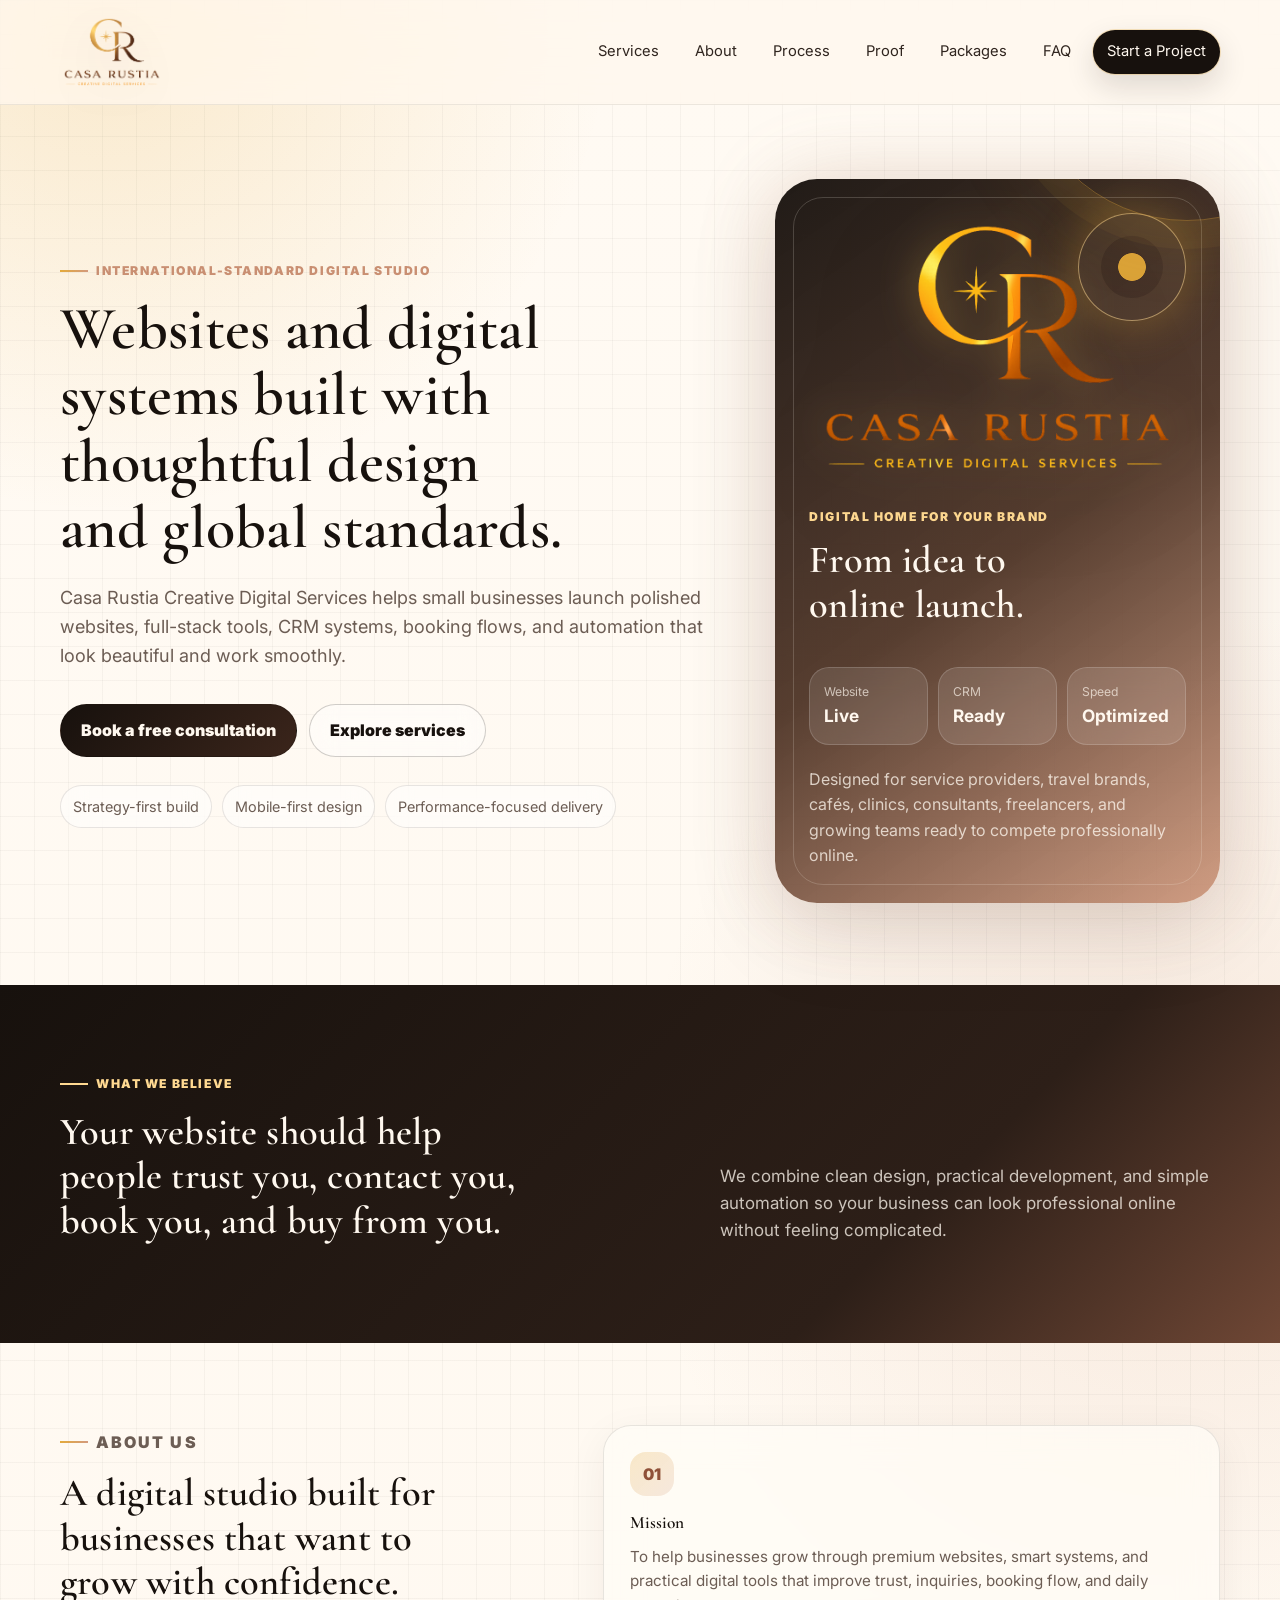
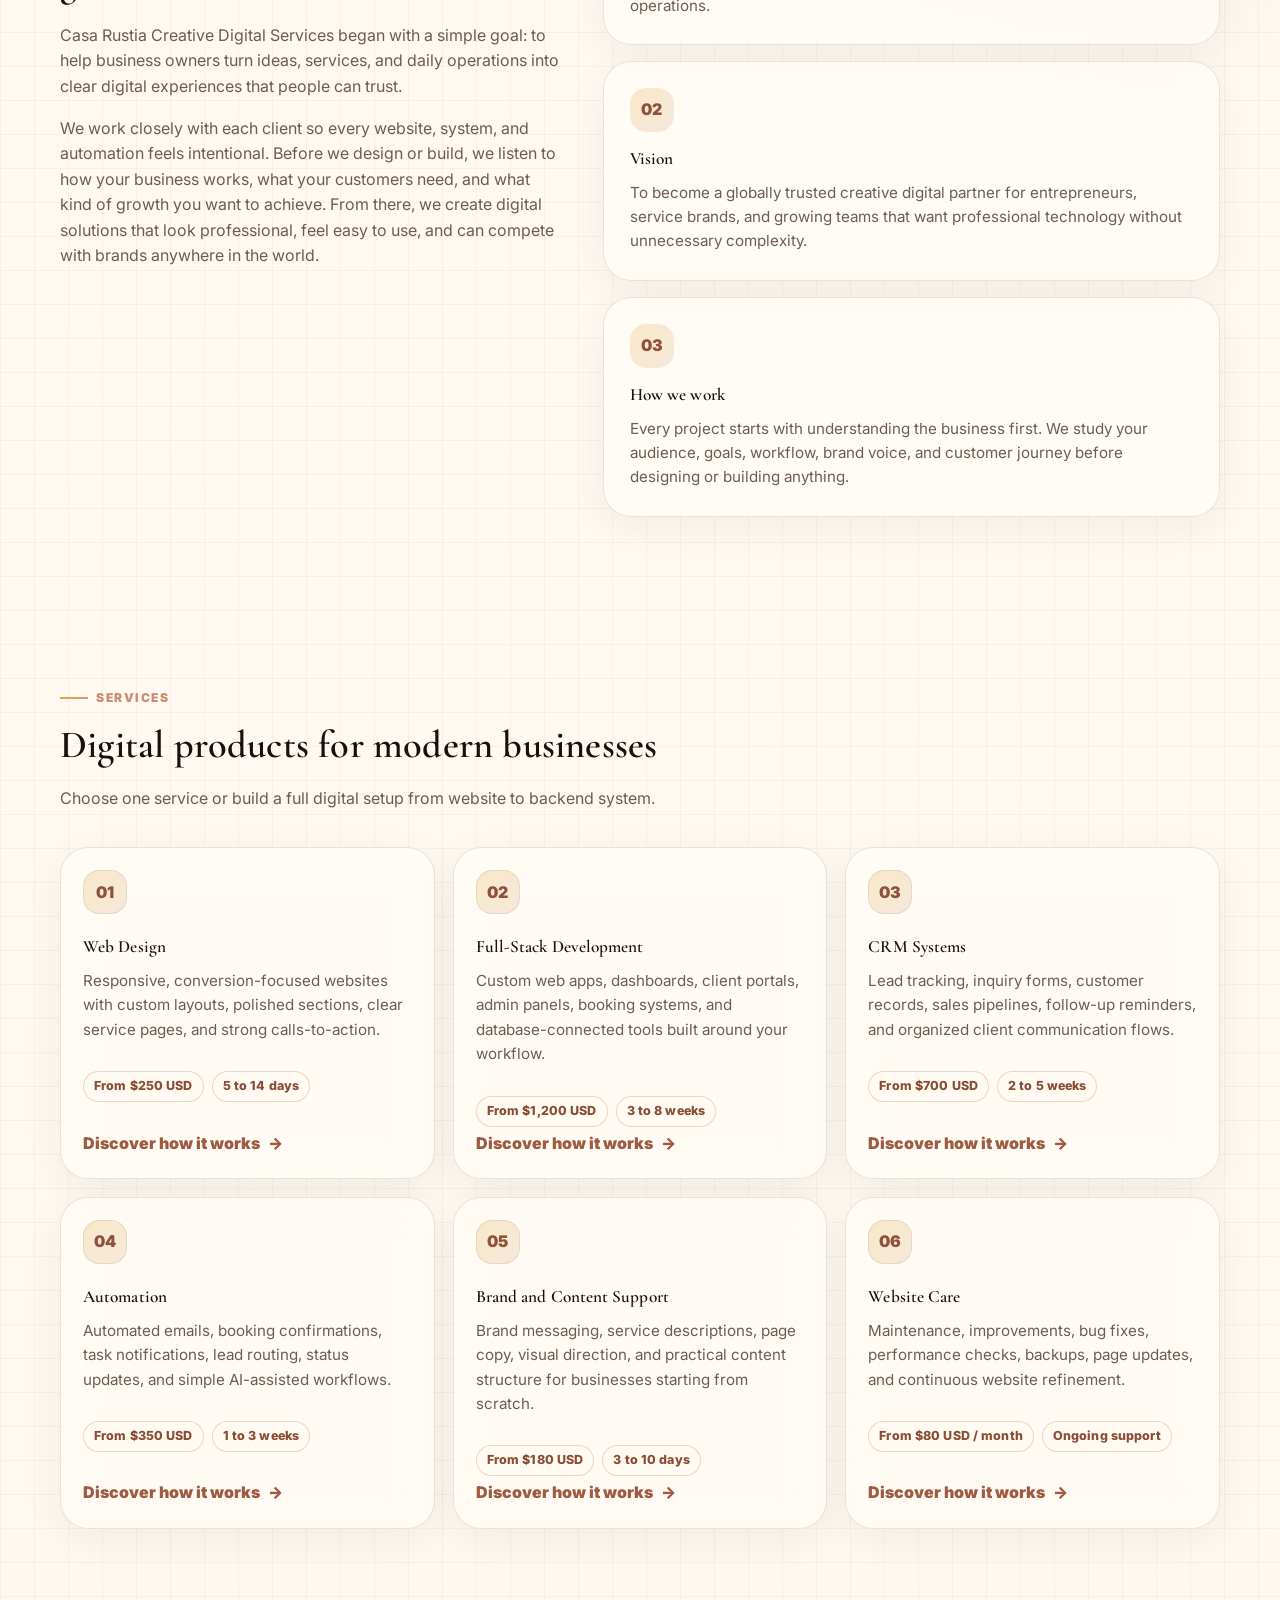
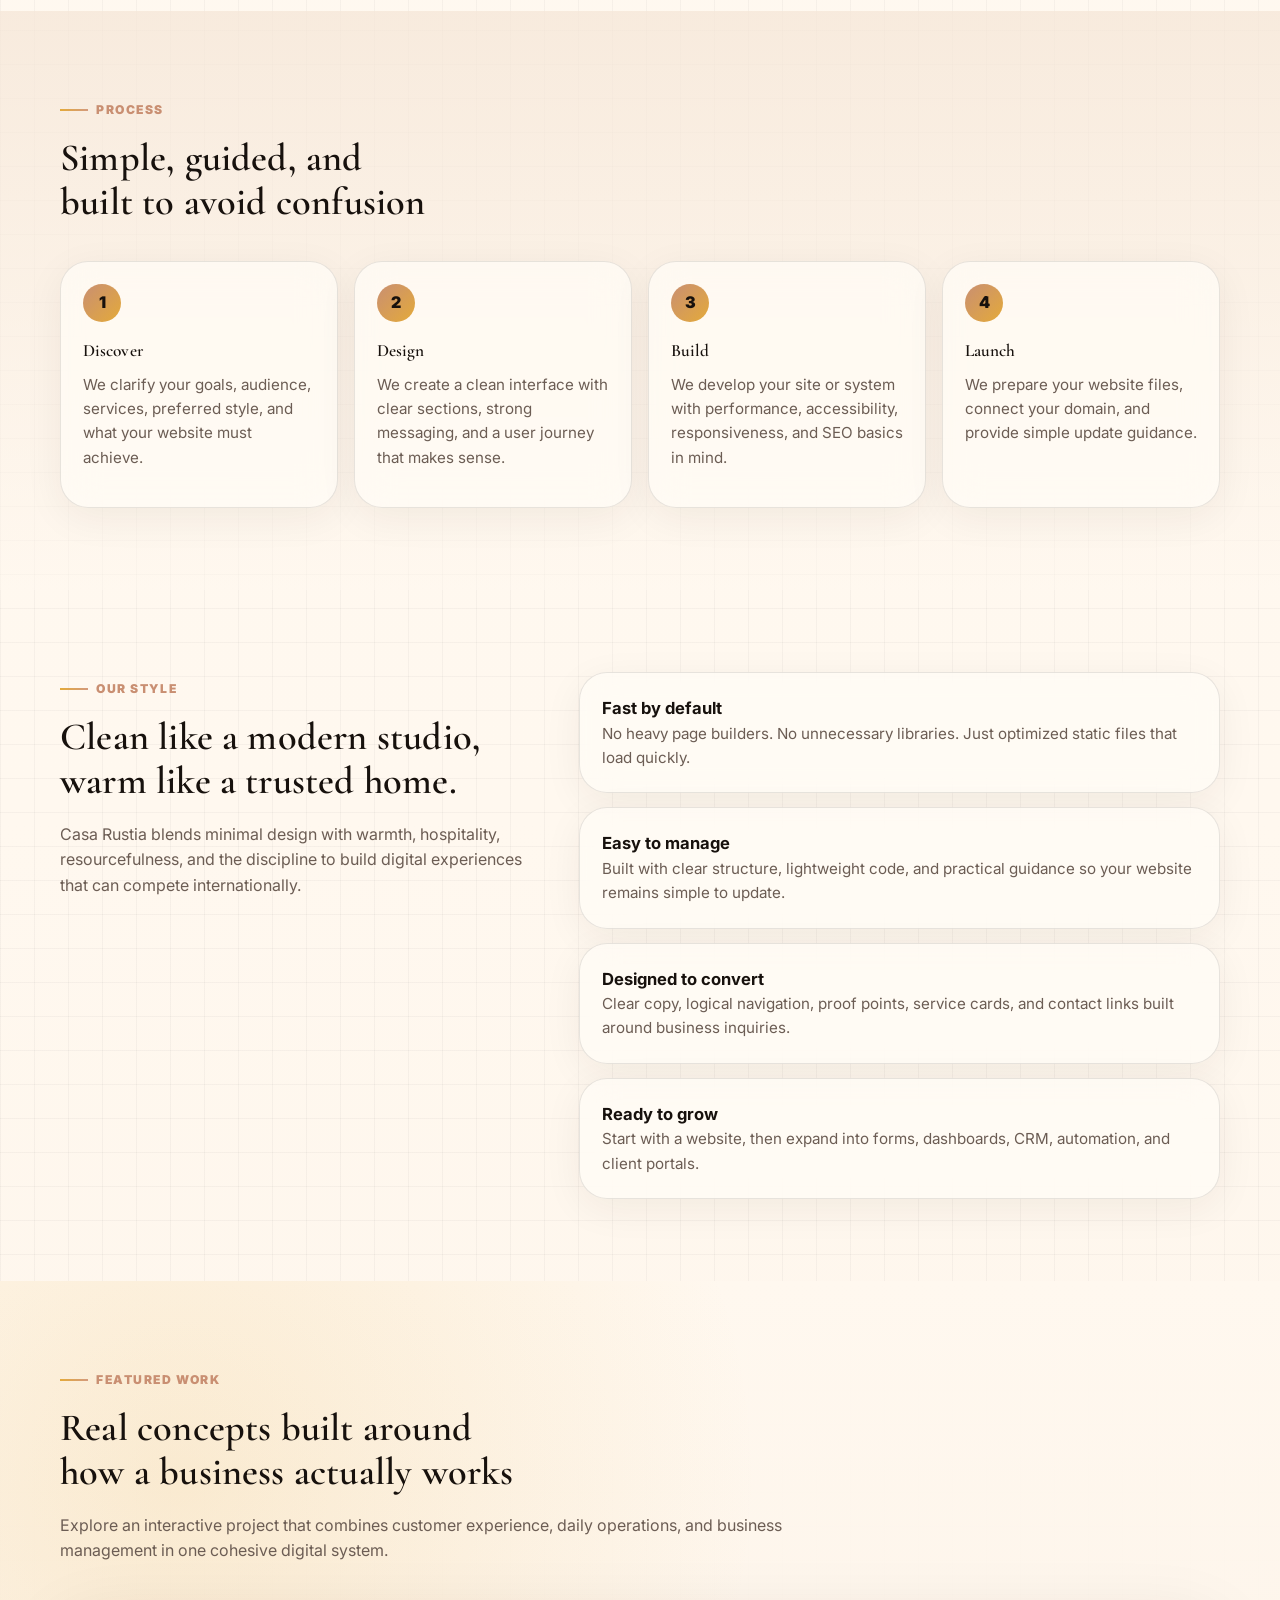
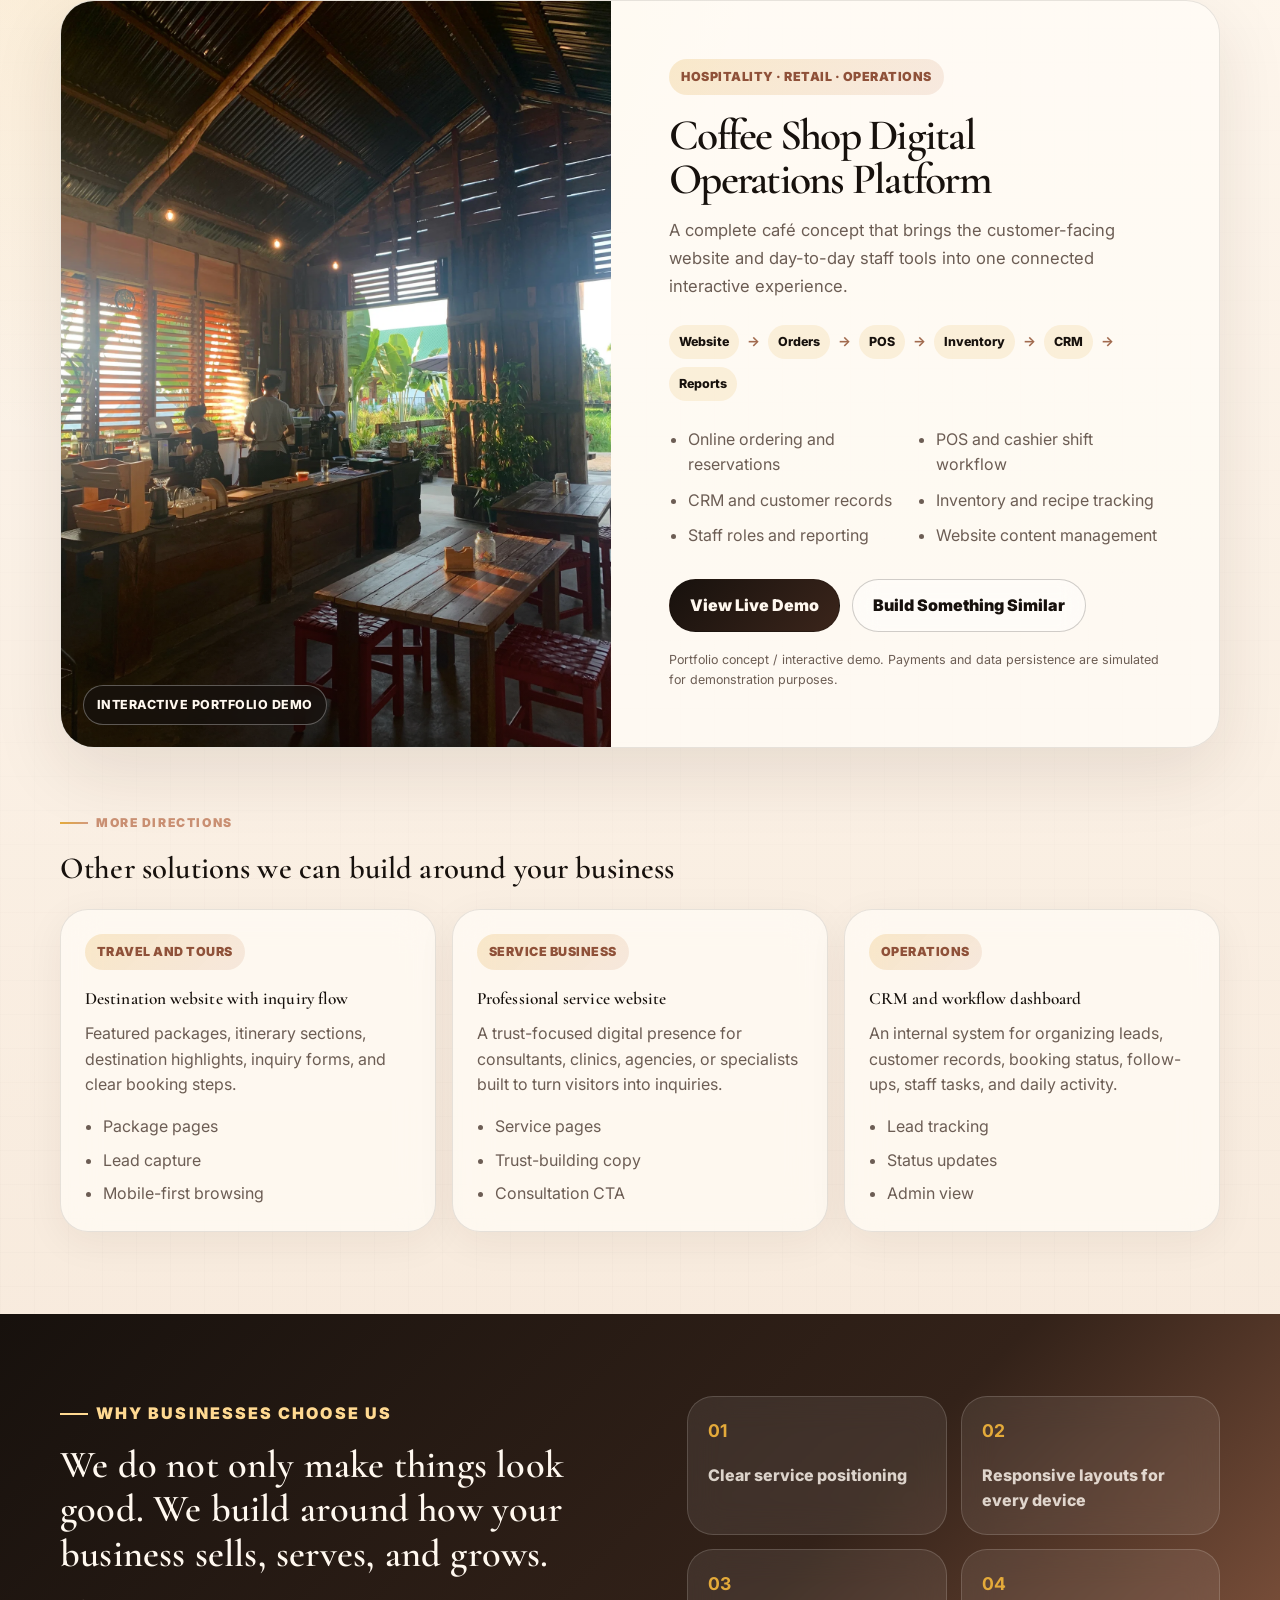
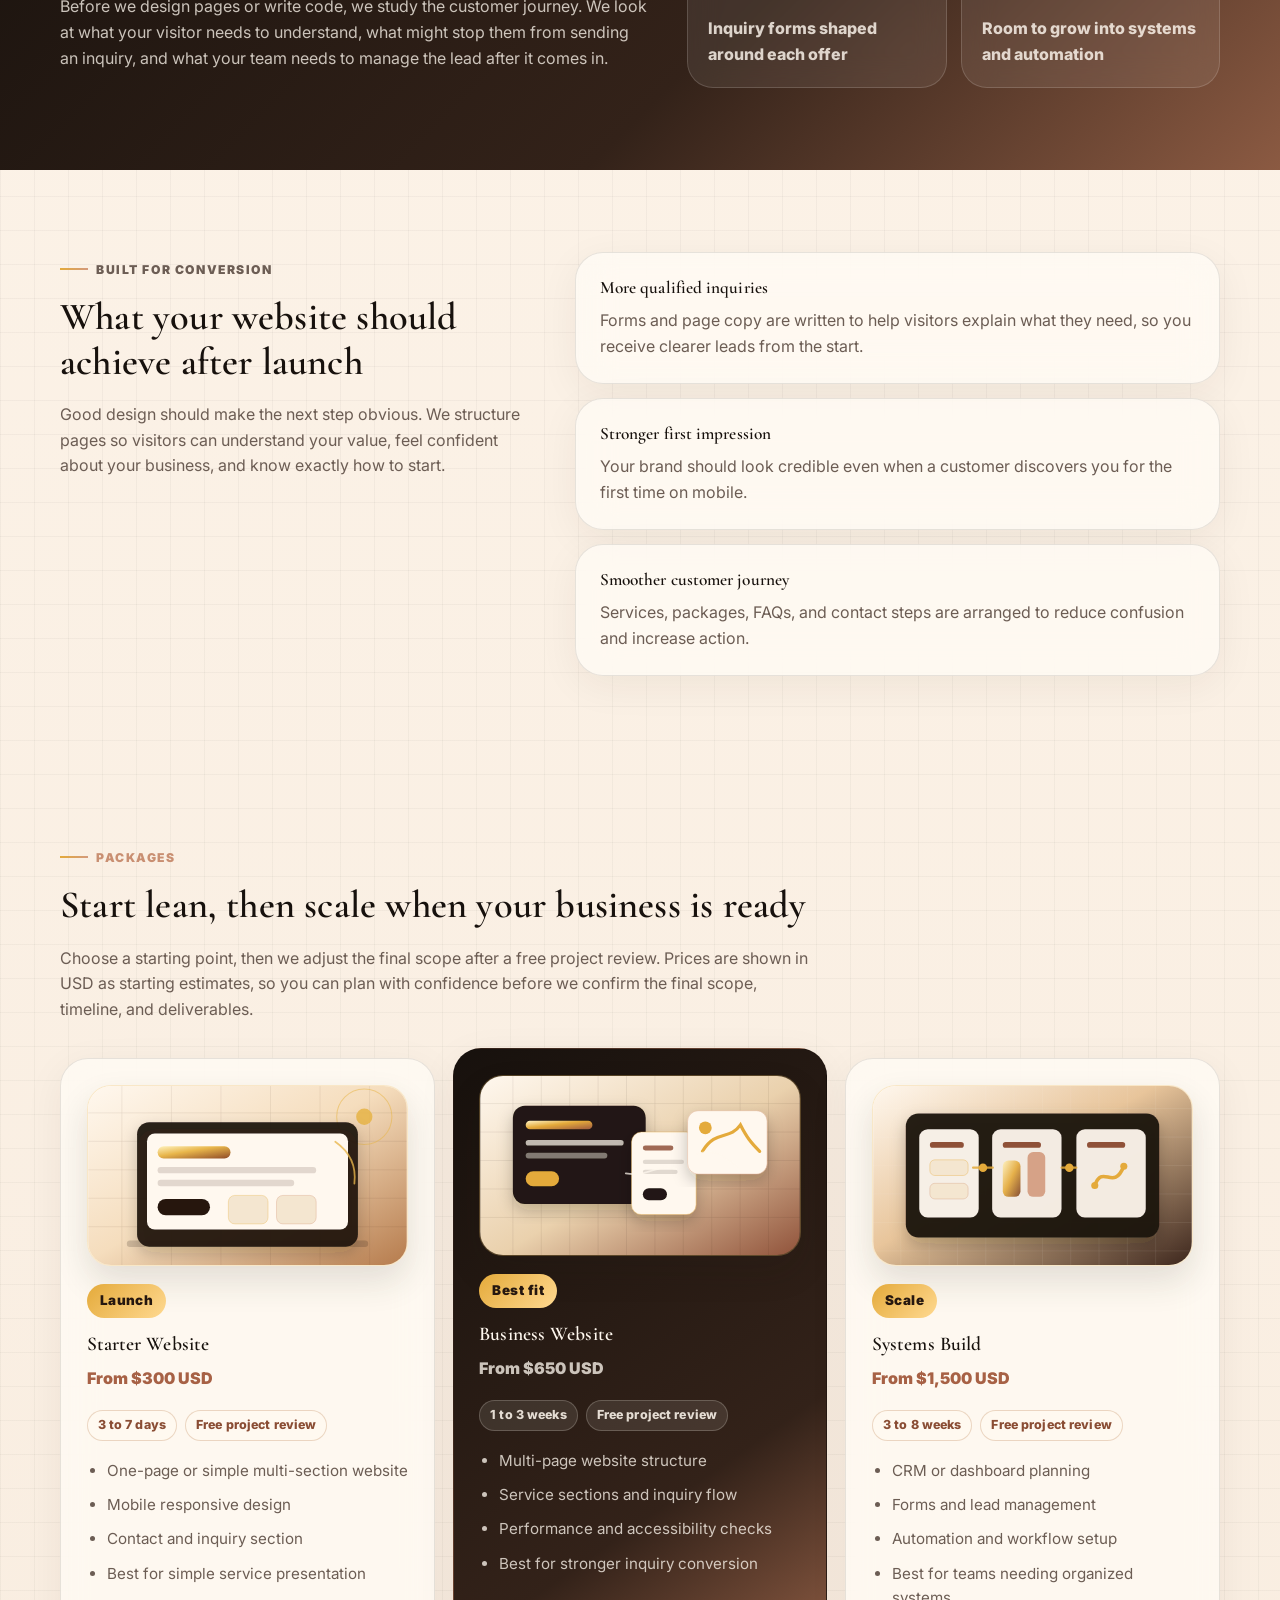
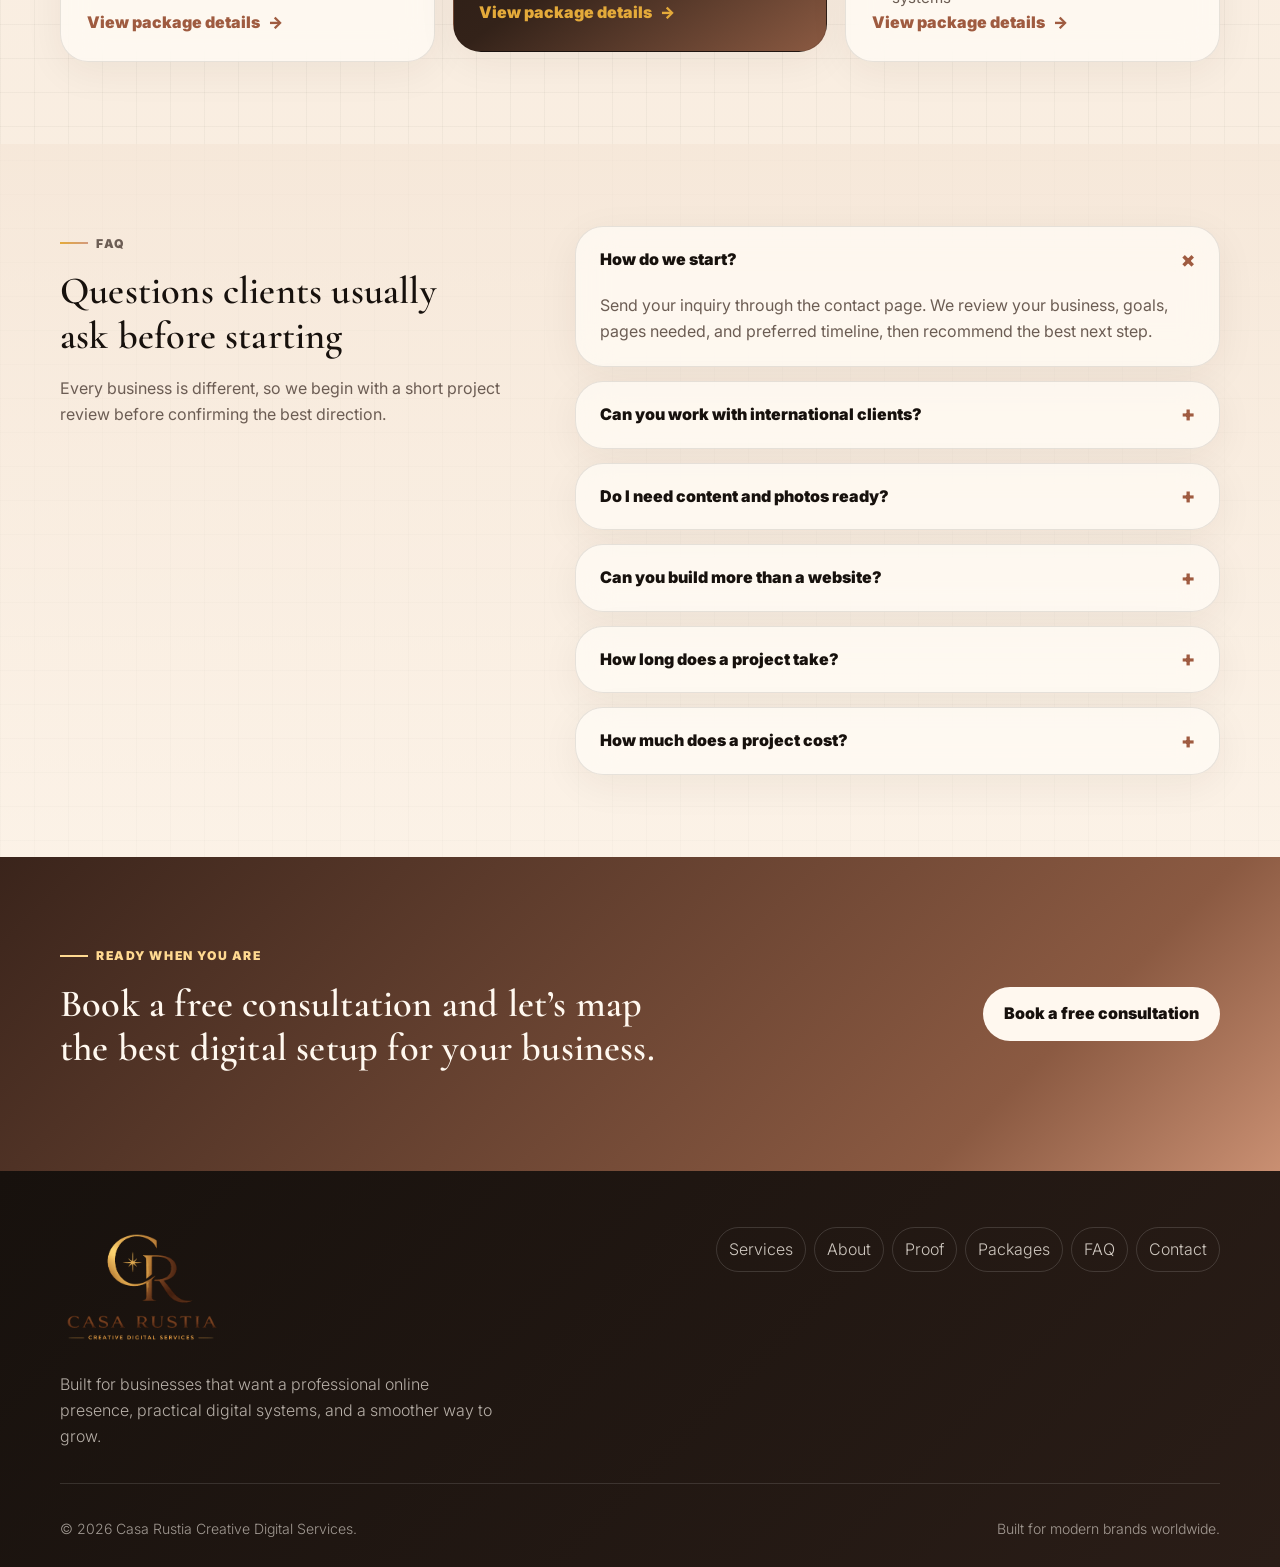
<file: index.html>
<!DOCTYPE html>

<html lang="en">
<head>
<meta charset="utf-8"/>
<meta name="google-site-verification" content="Qc20v3kyTma9nnkxzVk-xYl9vi9nyyTDjWuJrttm344" />
<meta content="width=device-width, initial-scale=1" name="viewport"/>
<meta content="#111111" name="theme-color"/>
<meta content="Casa Rustia Creative Digital Services is an internationally focused digital studio offering web design, full-stack development, CRM systems, automation, and brand-ready digital support for growing businesses." name="description"/>
<meta content="Casa Rustia Creative Digital Services, web design, full stack development, CRM development, business website, automation services" name="keywords"/>
<meta content="Casa Rustia Creative Digital Services" name="author"/>
<meta content="Casa Rustia Creative Digital Services" property="og:title"/>
<meta content="International-standard websites, systems, CRM, automation, and digital services for growing businesses." property="og:description"/>
<meta content="website" property="og:type"/>
<meta content="https://casarustiadigital.com/" property="og:url"/>
<meta content="https://casarustiadigital.com/assets/casa-rustia-logo.png" property="og:image"/>
<meta content="summary_large_image" name="twitter:card"/>
<title>Casa Rustia Creative Digital Services | Digital Studio</title>
<link href="https://casarustiadigital.com/" rel="canonical"/>
<link href="assets/casa-rustia-mark.png" rel="icon" type="image/png"/>
<link as="style" href="styles.css" rel="preload"/>
<link href="styles.css" rel="stylesheet"/>
<script type="application/ld+json">
  {
    "@context": "https://schema.org",
    "@type": "ProfessionalService",
    "name": "Casa Rustia Creative Digital Services",
    "url": "https://casarustiadigital.com/",
    "areaServed": "Global",
    "description": "A digital studio offering web design, full-stack development, CRM systems, automation, and digital support for growing businesses.",
        "offers": [
      {"@type":"Offer","name":"Web Design"},
      {"@type":"Offer","name":"Full-Stack Development"},
      {"@type":"Offer","name":"CRM Systems"},
      {"@type":"Offer","name":"Automation"},
      {"@type":"Offer","name":"Brand and Content Support"},
      {"@type":"Offer","name":"Website Care"}
    ]
  }
  </script>
</head>
<body>
<a class="skip-link" href="#main">Skip to main content</a>
<header class="site-header" data-header="">
<nav aria-label="Main navigation" class="nav container">
<a aria-label="Casa Rustia home" class="brand logo-brand" href="index.html"><img alt="Casa Rustia Creative Digital Services" decoding="async" height="628" src="assets/casa-rustia-logo.png" width="858"/></a>
<button aria-controls="nav-menu" aria-expanded="false" class="nav-toggle" data-nav-toggle="" type="button">
<span class="sr-only">Open menu</span><span></span><span></span><span></span>
</button>
<div class="nav-menu" data-nav-menu="" id="nav-menu">
<a href="#services">Services</a>
<a href="#about">About</a>
<a href="#process">Process</a>
<a href="#proof">Proof</a>
<a href="#pricing">Packages</a>
<a href="#faq">FAQ</a>
<a class="nav-cta" href="contact.html">Start a Project</a>
</div>
</nav>
</header>
<main id="main">
<section aria-labelledby="hero-title" class="hero section" id="home">
<div class="container hero-grid">
<div class="hero-copy">
<p class="eyebrow">International-standard digital studio</p>
<h1 id="hero-title">Websites and digital systems built with thoughtful design and global standards.</h1>
<p class="hero-text">Casa Rustia Creative Digital Services helps small businesses launch polished websites, full-stack tools, CRM systems, booking flows, and automation that look beautiful and work smoothly.</p>
<div class="hero-actions">
<a class="button button-primary" href="contact.html">Book a free consultation</a>
<a class="button button-secondary" href="#services">Explore services</a>
</div>
<ul aria-label="Key advantages" class="trust-list">
<li>Strategy-first build</li>
<li>Mobile-first design</li>
<li>Performance-focused delivery</li>
</ul>
</div>
<div aria-label="Casa Rustia service preview" class="hero-card">
<img alt="Casa Rustia Creative Digital Services" class="hero-logo" decoding="async" fetchpriority="high" height="628" src="assets/casa-rustia-logo-gold.png" width="858"/>
<div aria-hidden="true" class="sun-badge"></div>
<p class="card-label">Digital home for your brand</p>
<h2 class="no-hyphen">From idea to online launch.</h2>
<div class="mini-dashboard">
<div><span>Website</span><strong>Live</strong></div>
<div><span>CRM</span><strong>Ready</strong></div>
<div><span>Speed</span><strong>Optimized</strong></div>
</div>
<p>Designed for service providers, travel brands, cafés, clinics, consultants, freelancers, and growing teams ready to compete professionally online.</p>
</div>
</div>
</section>
<section aria-labelledby="intro-title" class="section intro">
<div class="container intro-grid">
<div>
<p class="eyebrow light">What we believe</p>
<h2 id="intro-title">Your website should help people trust you, contact you, book you, and buy from you.</h2>
</div>
<p>We combine clean design, practical development, and simple automation so your business can look professional online without feeling complicated.</p>
</div>
</section>
<section aria-labelledby="about-title" class="section about" id="about">
<div class="container about-grid">
<div class="about-copy">
<p class="eyebrow">About us</p>
<h2 id="about-title">A digital studio built for businesses that want to grow with confidence.</h2>
<p>Casa Rustia Creative Digital Services began with a simple goal: to help business owners turn ideas, services, and daily operations into clear digital experiences that people can trust.</p>
<p>We work closely with each client so every website, system, and automation feels intentional. Before we design or build, we listen to how your business works, what your customers need, and what kind of growth you want to achieve. From there, we create digital solutions that look professional, feel easy to use, and can compete with brands anywhere in the world.</p>
</div>
<div class="about-cards">
<div class="about-card"><span>01</span><h3>Mission</h3><p>To help businesses grow through premium websites, smart systems, and practical digital tools that improve trust, inquiries, booking flow, and daily operations.</p></div>
<div class="about-card"><span>02</span><h3>Vision</h3><p>To become a globally trusted creative digital partner for entrepreneurs, service brands, and growing teams that want professional technology without unnecessary complexity.</p></div>
<div class="about-card"><span>03</span><h3>How we work</h3><p>Every project starts with understanding the business first. We study your audience, goals, workflow, brand voice, and customer journey before designing or building anything.</p></div>
</div>
</div>
</section>
<section aria-labelledby="services-title" class="section services" id="services">
<div class="container">
<div class="section-heading">
<p class="eyebrow">Services</p>
<h2 id="services-title">Digital products for modern businesses</h2>
<p>Choose one service or build a full digital setup from website to backend system.</p>
</div>
<div class="service-grid">
<a class="service-card clickable-card" href="web-design.html"><span aria-hidden="true" class="icon">01</span><h3>Web Design</h3><p>Responsive, conversion-focused websites with custom layouts, polished sections, clear service pages, and strong calls-to-action.</p><div class="card-estimate"><span>From $250 USD</span><span>5 to 14 days</span></div><span class="card-link">Discover how it works</span></a>
<a class="service-card clickable-card" href="full-stack-development.html"><span aria-hidden="true" class="icon">02</span><h3>Full-Stack Development</h3><p>Custom web apps, dashboards, client portals, admin panels, booking systems, and database-connected tools built around your workflow.</p><div class="card-estimate"><span>From $1,200 USD</span><span>3 to 8 weeks</span></div><span class="card-link">Discover how it works</span></a>
<a class="service-card clickable-card" href="crm-systems.html"><span aria-hidden="true" class="icon">03</span><h3>CRM Systems</h3><p>Lead tracking, inquiry forms, customer records, sales pipelines, follow-up reminders, and organized client communication flows.</p><div class="card-estimate"><span>From $700 USD</span><span>2 to 5 weeks</span></div><span class="card-link">Discover how it works</span></a>
<a class="service-card clickable-card" href="automation.html"><span aria-hidden="true" class="icon">04</span><h3>Automation</h3><p>Automated emails, booking confirmations, task notifications, lead routing, status updates, and simple AI-assisted workflows.</p><div class="card-estimate"><span>From $350 USD</span><span>1 to 3 weeks</span></div><span class="card-link">Discover how it works</span></a>
<a class="service-card clickable-card" href="brand-content-support.html"><span aria-hidden="true" class="icon">05</span><h3>Brand and Content Support</h3><p>Brand messaging, service descriptions, page copy, visual direction, and practical content structure for businesses starting from scratch.</p><div class="card-estimate"><span>From $180 USD</span><span>3 to 10 days</span></div><span class="card-link">Discover how it works</span></a>
<a class="service-card clickable-card" href="website-care.html"><span aria-hidden="true" class="icon">06</span><h3>Website Care</h3><p>Maintenance, improvements, bug fixes, performance checks, backups, page updates, and continuous website refinement.</p><div class="card-estimate"><span>From $80 USD / month</span><span>Ongoing support</span></div><span class="card-link">Discover how it works</span></a>
</div>
</div>
</section>
<section aria-labelledby="process-title" class="section process" id="process">
<div class="container">
<div class="section-heading narrow"><p class="eyebrow">Process</p><h2 id="process-title">Simple, guided, and built to avoid confusion</h2></div>
<div class="timeline">
<div class="timeline-item"><span>1</span><h3>Discover</h3><p>We clarify your goals, audience, services, preferred style, and what your website must achieve.</p></div>
<div class="timeline-item"><span>2</span><h3>Design</h3><p>We create a clean interface with clear sections, strong messaging, and a user journey that makes sense.</p></div>
<div class="timeline-item"><span>3</span><h3>Build</h3><p>We develop your site or system with performance, accessibility, responsiveness, and SEO basics in mind.</p></div>
<div class="timeline-item"><span>4</span><h3>Launch</h3><p>We prepare your website files, connect your domain, and provide simple update guidance.</p></div>
</div>
</div>
</section>
<section aria-labelledby="work-title" class="section work" id="work">
<div class="container work-grid">
<div>
<p class="eyebrow">Our style</p>
<h2 id="work-title">Clean like a modern studio, warm like a trusted home.</h2>
<p>Casa Rustia blends minimal design with warmth, hospitality, resourcefulness, and the discipline to build digital experiences that can compete internationally.</p>
</div>
<div class="feature-list">
<div><strong>Fast by default</strong><p>No heavy page builders. No unnecessary libraries. Just optimized static files that load quickly.</p></div>
<div><strong>Easy to manage</strong><p>Built with clear structure, lightweight code, and practical guidance so your website remains simple to update.</p></div>
<div><strong>Designed to convert</strong><p>Clear copy, logical navigation, proof points, service cards, and contact links built around business inquiries.</p></div>
<div><strong>Ready to grow</strong><p>Start with a website, then expand into forms, dashboards, CRM, automation, and client portals.</p></div>
</div>
</div>
</section>
<section aria-labelledby="proof-title" class="section proof" id="proof">
<div class="container">
<div class="section-heading">
<p class="eyebrow">Featured work</p>
<h2 id="proof-title">Real concepts built around how a business actually works</h2>
<p>Explore an interactive project that combines customer experience, daily operations, and business management in one cohesive digital system.</p>
</div>
<article class="featured-project">
<div class="featured-project-visual">
<img src="assets/coffee-platform-preview.webp" alt="Rustic Filipino coffee shop used as the visual direction for the Coffee Shop Digital Operations Platform" loading="lazy" decoding="async"/>
<div class="featured-project-badge">Interactive portfolio demo</div>
</div>
<div class="featured-project-content">
<span class="portfolio-tag">Hospitality · Retail · Operations</span>
<h3>Coffee Shop Digital Operations Platform</h3>
<p class="featured-project-lead">A complete café concept that brings the customer-facing website and day-to-day staff tools into one connected interactive experience.</p>
<div class="project-flow" aria-label="Project workflow"><span>Website</span><b>→</b><span>Orders</span><b>→</b><span>POS</span><b>→</b><span>Inventory</span><b>→</b><span>CRM</span><b>→</b><span>Reports</span></div>
<ul class="featured-project-features"><li>Online ordering and reservations</li><li>POS and cashier shift workflow</li><li>CRM and customer records</li><li>Inventory and recipe tracking</li><li>Staff roles and reporting</li><li>Website content management</li></ul>
<div class="featured-project-actions"><a class="button button-primary" href="https://coffee.casarustiadigital.com/" target="_blank" rel="noopener noreferrer">View Live Demo</a><a class="button button-secondary" href="contact.html">Build Something Similar</a></div>
<p class="project-disclaimer">Portfolio concept / interactive demo. Payments and data persistence are simulated for demonstration purposes.</p>
</div>
</article>
<div class="portfolio-subheading"><p class="eyebrow">More directions</p><h3>Other solutions we can build around your business</h3></div>
<div class="portfolio-grid portfolio-grid-secondary">
<article class="portfolio-card"><span class="portfolio-tag">Travel and tours</span><h3>Destination website with inquiry flow</h3><p>Featured packages, itinerary sections, destination highlights, inquiry forms, and clear booking steps.</p><ul><li>Package pages</li><li>Lead capture</li><li>Mobile-first browsing</li></ul></article>
<article class="portfolio-card"><span class="portfolio-tag">Service business</span><h3>Professional service website</h3><p>A trust-focused digital presence for consultants, clinics, agencies, or specialists built to turn visitors into inquiries.</p><ul><li>Service pages</li><li>Trust-building copy</li><li>Consultation CTA</li></ul></article>
<article class="portfolio-card"><span class="portfolio-tag">Operations</span><h3>CRM and workflow dashboard</h3><p>An internal system for organizing leads, customer records, booking status, follow-ups, staff tasks, and daily activity.</p><ul><li>Lead tracking</li><li>Status updates</li><li>Admin view</li></ul></article>
</div>
</div>
</section>
<section aria-labelledby="trust-title" class="section trust-panel">
<div class="container trust-grid-large">
<div>
<p class="eyebrow light">Why businesses choose us</p>
<h2 id="trust-title">We do not only make things look good. We build around how your business sells, serves, and grows.</h2>
<p>Before we design pages or write code, we study the customer journey. We look at what your visitor needs to understand, what might stop them from sending an inquiry, and what your team needs to manage the lead after it comes in.</p>
</div>
<div aria-label="Trust points" class="trust-metrics">
<div><strong>01</strong><span>Clear service positioning</span></div>
<div><strong>02</strong><span>Responsive layouts for every device</span></div>
<div><strong>03</strong><span>Inquiry forms shaped around each offer</span></div>
<div><strong>04</strong><span>Room to grow into systems and automation</span></div>
</div>
</div>
</section>
<section aria-labelledby="outcomes-title" class="section outcomes">
<div class="container outcomes-grid">
<div>
<p class="eyebrow">Built for conversion</p>
<h2 id="outcomes-title">What your website should achieve after launch</h2>
<p>Good design should make the next step obvious. We structure pages so visitors can understand your value, feel confident about your business, and know exactly how to start.</p>
</div>
<div class="outcome-list">
<div><h3>More qualified inquiries</h3><p>Forms and page copy are written to help visitors explain what they need, so you receive clearer leads from the start.</p></div>
<div><h3>Stronger first impression</h3><p>Your brand should look credible even when a customer discovers you for the first time on mobile.</p></div>
<div><h3>Smoother customer journey</h3><p>Services, packages, FAQs, and contact steps are arranged to reduce confusion and increase action.</p></div>
</div>
</div>
</section>
<section aria-labelledby="pricing-title" class="section pricing" id="pricing">
<div class="container">
<div class="section-heading"><p class="eyebrow">Packages</p><h2 id="pricing-title">Start lean, then scale when your business is ready</h2><p>Choose a starting point, then we adjust the final scope after a free project review. Prices are shown in USD as starting estimates, so you can plan with confidence before we confirm the final scope, timeline, and deliverables.</p></div>
<div class="pricing-grid">
<a class="price-card clickable-card" href="starter-website.html"><div class="package-card-visual"><img alt="Starter website package preview" decoding="async" loading="lazy" src="assets/banner-starter-website.svg"/></div><p class="pill">Launch</p><h3>Starter Website</h3><p class="price">From $300 USD</p><div class="card-estimate"><span>3 to 7 days</span><span>Free project review</span></div><ul><li>One-page or simple multi-section website</li><li>Mobile responsive design</li><li>Contact and inquiry section</li><li>Best for simple service presentation</li></ul><span class="card-link">View package details</span></a>
<a class="price-card featured clickable-card" href="business-website.html"><div class="package-card-visual"><img alt="Business website package preview" decoding="async" loading="lazy" src="assets/banner-business-website.svg"/></div><p class="pill">Best fit</p><h3>Business Website</h3><p class="price">From $650 USD</p><div class="card-estimate"><span>1 to 3 weeks</span><span>Free project review</span></div><ul><li>Multi-page website structure</li><li>Service sections and inquiry flow</li><li>Performance and accessibility checks</li><li>Best for stronger inquiry conversion</li></ul><span class="card-link">View package details</span></a>
<a class="price-card clickable-card" href="systems-build.html"><div class="package-card-visual"><img alt="Systems build package preview" decoding="async" loading="lazy" src="assets/banner-systems-build.svg"/></div><p class="pill">Scale</p><h3>Systems Build</h3><p class="price">From $1,500 USD</p><div class="card-estimate"><span>3 to 8 weeks</span><span>Free project review</span></div><ul><li>CRM or dashboard planning</li><li>Forms and lead management</li><li>Automation and workflow setup</li><li>Best for teams needing organized systems</li></ul><span class="card-link">View package details</span></a>
</div>
</div>
</section>
<section aria-labelledby="faq-title" class="section faq" id="faq">
<div class="container faq-grid">
<div>
<p class="eyebrow">FAQ</p>
<h2 id="faq-title">Questions clients usually ask before starting</h2>
<p>Every business is different, so we begin with a short project review before confirming the best direction.</p>
</div>
<div class="faq-list">
<details open=""><summary>How do we start?</summary><p>Send your inquiry through the contact page. We review your business, goals, pages needed, and preferred timeline, then recommend the best next step.</p></details>
<details><summary>Can you work with international clients?</summary><p>Yes. The website is planned for businesses that want professional digital services for local or international audiences.</p></details>
<details><summary>Do I need content and photos ready?</summary><p>Not always. We can help structure your service descriptions, page copy, visual direction, and required content checklist.</p></details>
<details><summary>Can you build more than a website?</summary><p>Yes. We can support CRM planning, forms, dashboards, automation, booking flows, and full-stack systems depending on your business needs.</p></details>
<details><summary>How long does a project take?</summary><p>Starter websites usually take 3 to 7 days, business websites usually take 1 to 3 weeks, and custom systems usually take 3 to 8 weeks. The timeline depends on content readiness, number of pages, features, feedback speed, and integrations.</p></details>
<details><summary>How much does a project cost?</summary><p>Starter websites begin at $300 USD, business websites begin at $650 USD, and custom systems begin at $1,500 USD. Services such as web design, CRM setup, automation, content support, and website care have their own starting prices shown on each page.</p></details>
</div>
</div>
</section>
<section aria-labelledby="cta-title" class="section cta-strip">
<div class="container cta-card">
<div><p class="eyebrow light">Ready when you are</p><h2 id="cta-title">Book a free consultation and let’s map the best digital setup for your business.</h2></div>
<a class="button button-light" href="contact.html">Book a free consultation</a>
</div>
</section>
</main>
<footer class="footer">
<div class="container footer-grid">
<div><a aria-label="Casa Rustia home" class="brand logo-brand" href="index.html"><img alt="Casa Rustia Creative Digital Services" decoding="async" height="628" src="assets/casa-rustia-logo.png" width="858"/></a><p>Built for businesses that want a professional online presence, practical digital systems, and a smoother way to grow.</p></div>
<div class="footer-links"><a href="#services">Services</a><a href="#about">About</a><a href="#proof">Proof</a><a href="#pricing">Packages</a><a href="#faq">FAQ</a><a href="contact.html">Contact</a></div>
</div>
<div class="container copyright"><span>© <span data-year=""></span> Casa Rustia Creative Digital Services.</span><span>Built for modern brands worldwide.</span></div>
</footer>
<script defer="" src="script.js"></script>
</body>
</html>
</file>
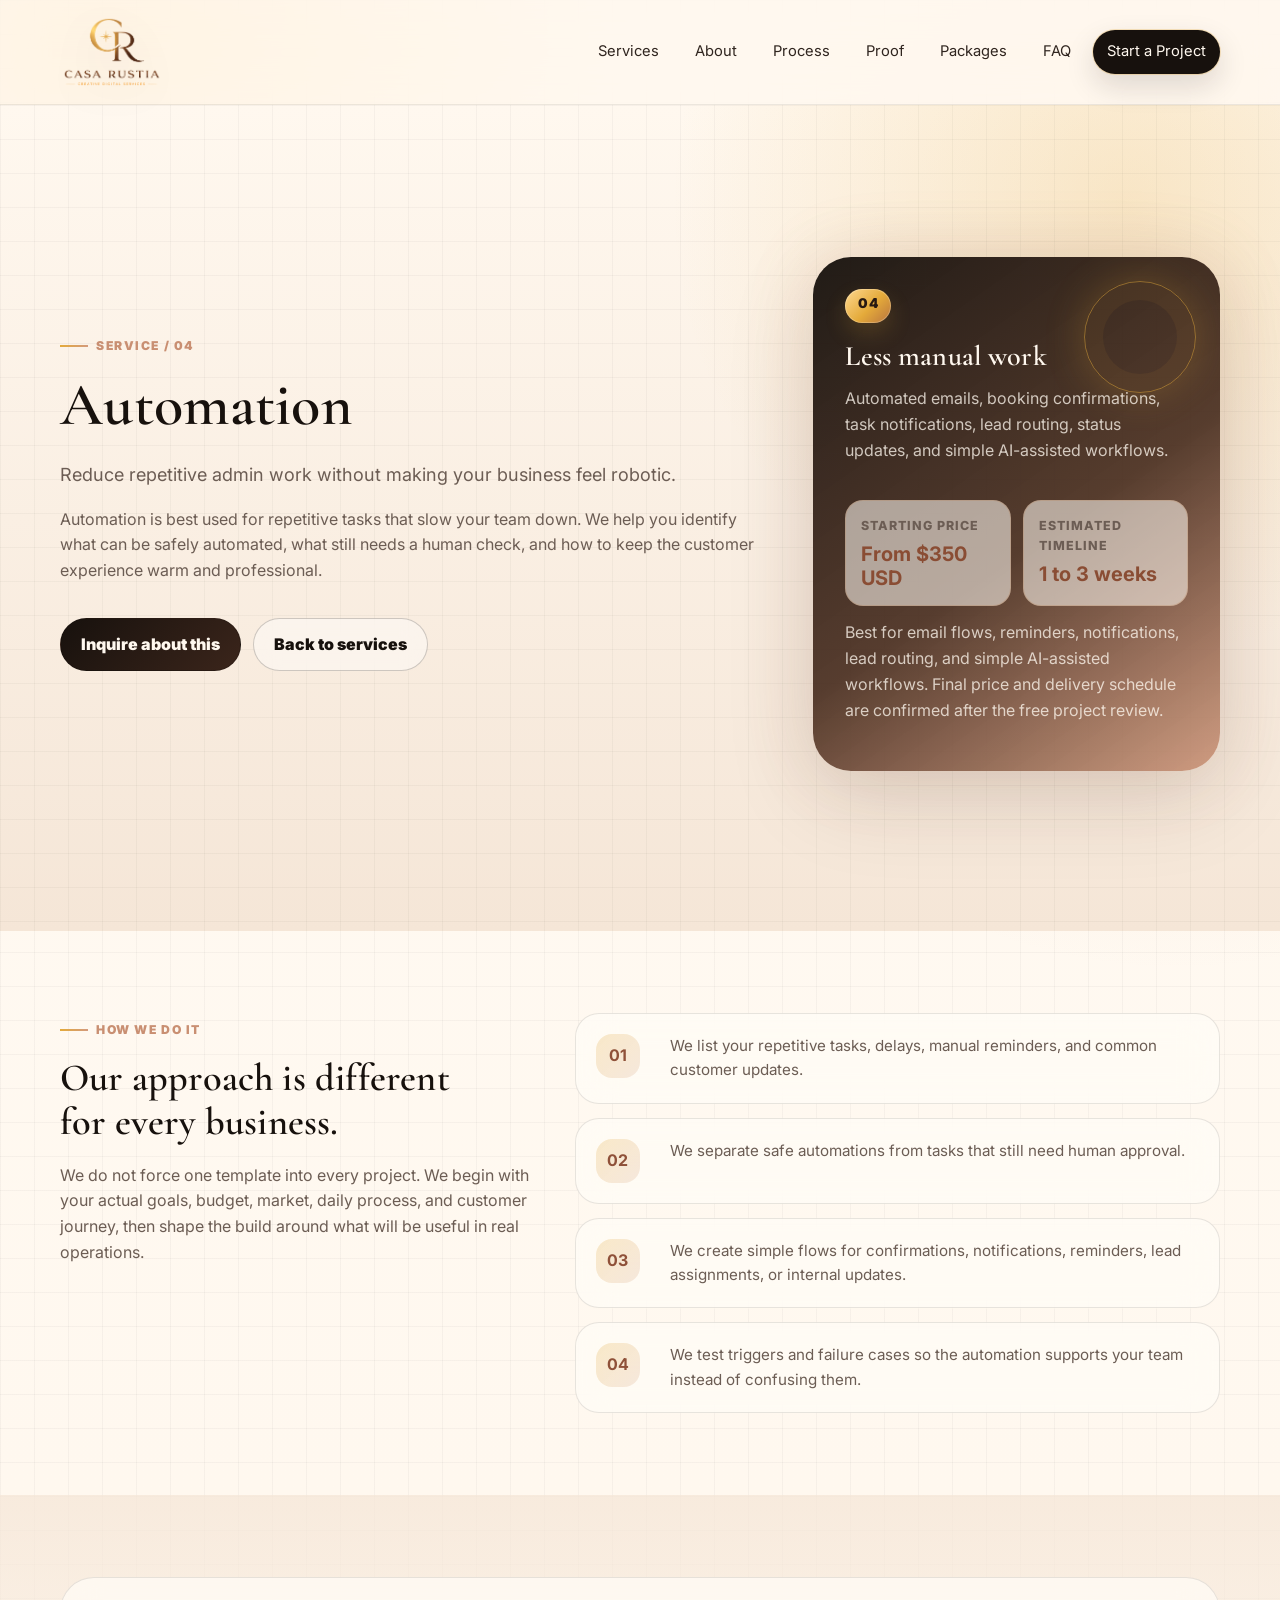
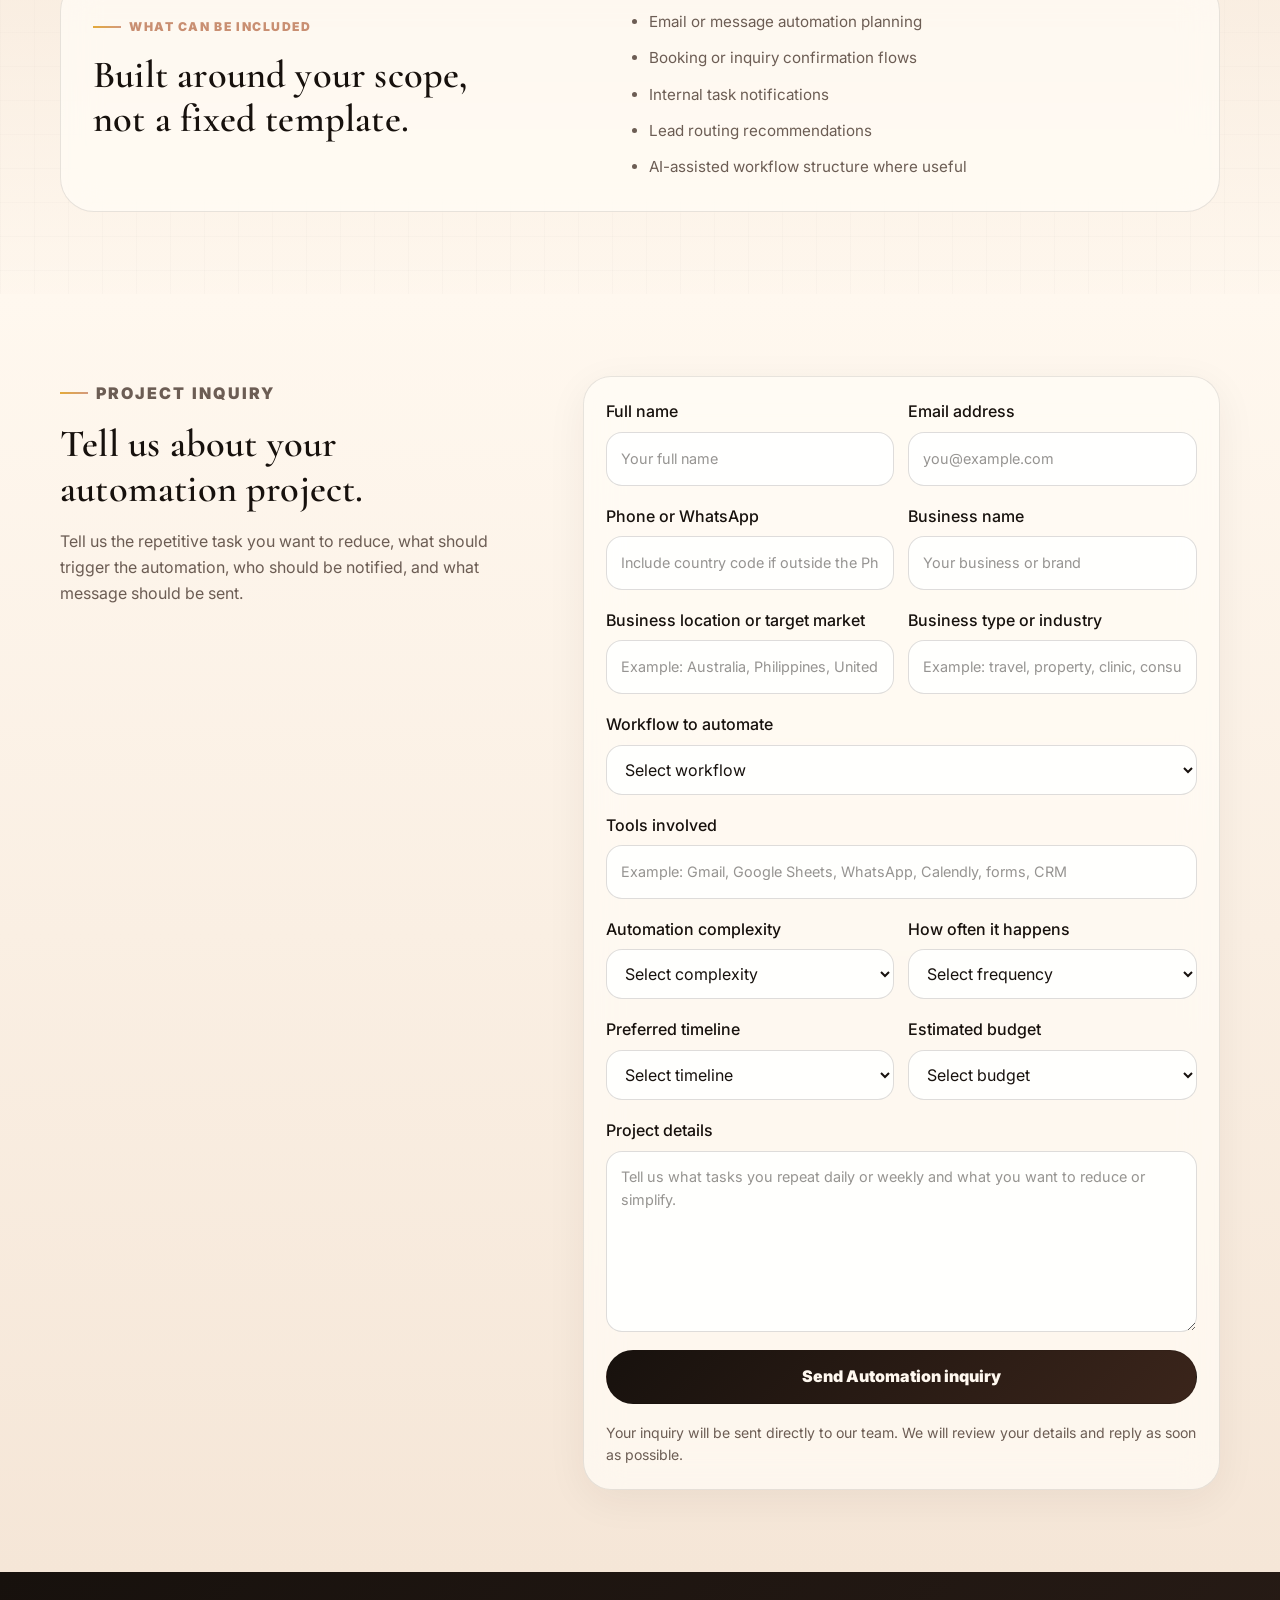
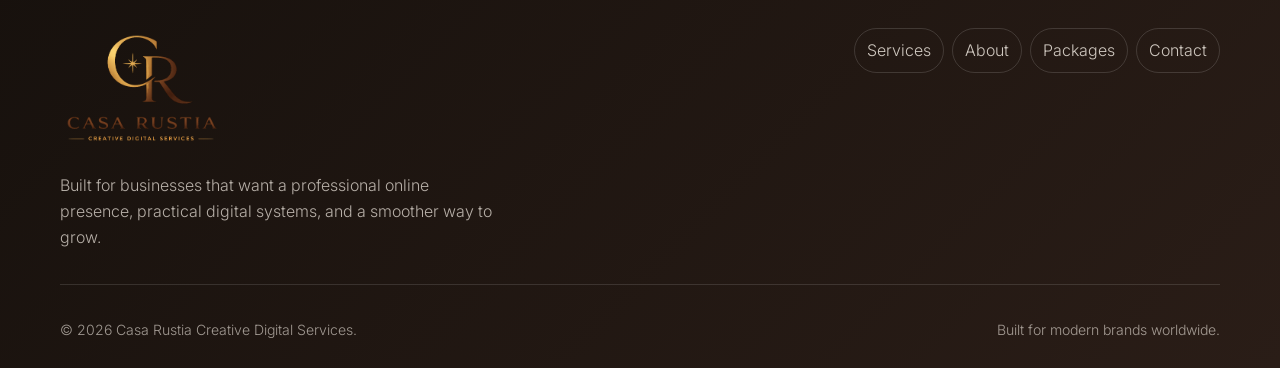
<file: automation.html>
<!DOCTYPE html>

<html lang="en">
<head>
<meta charset="utf-8"/>
<meta content="width=device-width, initial-scale=1" name="viewport"/>
<meta content="#111111" name="theme-color"/>
<meta content="Automation by Casa Rustia Creative Digital Services. Reduce repetitive admin work without making your business feel robotic." name="description"/>
<meta content="Automation | Casa Rustia Creative Digital Services" property="og:title"/>
<meta content="Reduce repetitive admin work without making your business feel robotic." property="og:description"/>
<meta content="website" property="og:type"/>
<meta content="https://casarustiadigital.com/automation.html" property="og:url"/>
<meta content="https://casarustiadigital.com/assets/casa-rustia-logo.png" property="og:image"/>
<title>Automation | Casa Rustia Creative Digital Services</title>
<link href="https://casarustiadigital.com/automation.html" rel="canonical"/>
<link href="assets/casa-rustia-mark.png" rel="icon" type="image/png"/>
<link href="styles.css" rel="stylesheet"/>
</head>
<body>
<a class="skip-link" href="#main">Skip to main content</a>
<header class="site-header" data-header="">
<nav aria-label="Main navigation" class="nav container">
<a aria-label="Casa Rustia home" class="brand logo-brand" href="index.html"><img alt="Casa Rustia Creative Digital Services" decoding="async" height="628" src="assets/casa-rustia-logo.png" width="858"/></a>
<button aria-controls="nav-menu" aria-expanded="false" class="nav-toggle" data-nav-toggle="" type="button"><span class="sr-only">Open menu</span><span></span><span></span><span></span></button>
<div class="nav-menu" data-nav-menu="" id="nav-menu">
<a href="index.html#services">Services</a>
<a href="index.html#about">About</a>
<a href="index.html#process">Process</a>
<a href="index.html#proof">Proof</a>
<a href="index.html#pricing">Packages</a>
<a href="index.html#faq">FAQ</a>
<a class="nav-cta" href="contact.html">Start a Project</a>
</div>
</nav>
</header>
<main id="main">
<section aria-labelledby="product-title" class="section product-hero">
<div class="container product-hero-grid">
<div>
<p class="eyebrow">Service / 04</p>
<h1 id="product-title">Automation</h1>
<p class="hero-text">Reduce repetitive admin work without making your business feel robotic.</p>
<p class="product-description">Automation is best used for repetitive tasks that slow your team down. We help you identify what can be safely automated, what still needs a human check, and how to keep the customer experience warm and professional.</p>
<div class="hero-actions"><a class="button button-primary" href="#product-form">Inquire about this</a><a class="button button-secondary" href="index.html#services">Back to services</a></div>
</div>
<aside aria-label="Automation summary" class="product-summary">
<span aria-hidden="true" class="icon">04</span>
<h2>Less manual work</h2>
<p>Automated emails, booking confirmations, task notifications, lead routing, status updates, and simple AI-assisted workflows.</p>
<div aria-label="Estimated price and timeline" class="project-meta">
<div><span>Starting price</span><strong>From $350 USD</strong></div>
<div><span>Estimated timeline</span><strong>1 to 3 weeks</strong></div>
</div>
<p class="estimate-note">Best for email flows, reminders, notifications, lead routing, and simple AI-assisted workflows. Final price and delivery schedule are confirmed after the free project review.</p>
</aside>
</div>
</section>
<section aria-labelledby="approach-title" class="section product-detail">
<div class="container detail-grid">
<div>
<p class="eyebrow">How we do it</p>
<h2 id="approach-title">Our approach is different for every business.</h2>
<p>We do not force one template into every project. We begin with your actual goals, budget, market, daily process, and customer journey, then shape the build around what will be useful in real operations.</p>
</div>
<div class="approach-list">
<div><strong>01</strong><p>We list your repetitive tasks, delays, manual reminders, and common customer updates.</p></div><div><strong>02</strong><p>We separate safe automations from tasks that still need human approval.</p></div><div><strong>03</strong><p>We create simple flows for confirmations, notifications, reminders, lead assignments, or internal updates.</p></div><div><strong>04</strong><p>We test triggers and failure cases so the automation supports your team instead of confusing them.</p></div>
</div>
</div>
</section>
<section aria-labelledby="included-title" class="section included-section">
<div class="container split-panel">
<div>
<p class="eyebrow">What can be included</p>
<h2 id="included-title">Built around your scope, not a fixed template.</h2>
</div>
<ul class="included-list">
<li>Email or message automation planning</li><li>Booking or inquiry confirmation flows</li><li>Internal task notifications</li><li>Lead routing recommendations</li><li>AI-assisted workflow structure where useful</li>
</ul>
</div>
</section>
<section aria-labelledby="form-title" class="section contact" id="product-form">
<div class="container contact-grid">
<div>
<p class="eyebrow">Project inquiry</p>
<h2 id="form-title">Tell us about your automation project.</h2>
<p>Tell us the repetitive task you want to reduce, what should trigger the automation, who should be notified, and what message should be sent.</p>
</div>
<form action="https://formsubmit.co/casarustia@gmail.com" class="contact-form smart-form" method="POST">
<input name="_subject" type="hidden" value="Casa Rustia Inquiry: Automation"/>
<input name="_template" type="hidden" value="table"/>
<input name="_captcha" type="hidden" value="false"/>
<input name="_next" type="hidden" value="https://casarustiadigital.com/thank-you.html"/>
<input aria-hidden="true" autocomplete="off" class="form-honey" name="_honey" tabindex="-1" type="text"/>
<input name="Inquiry type" type="hidden" value="Service: Automation"/>
<div class="form-row">
<label>Full name<input autocomplete="name" name="Full name" placeholder="Your full name" required="" type="text"/></label>
<label>Email address<input autocomplete="email" name="Email address" placeholder="you@example.com" required="" type="email"/></label>
</div>
<div class="form-row">
<label>Phone or WhatsApp<input autocomplete="tel" name="Phone or WhatsApp" placeholder="Include country code if outside the Philippines" type="tel"/></label>
<label>Business name<input name="Business name" placeholder="Your business or brand" type="text"/></label>
</div>
<div class="form-row">
<label>Business location or target market<input name="Business location or target market" placeholder="Example: Australia, Philippines, United States, global" type="text"/></label>
<label>Business type or industry<input name="Business type or industry" placeholder="Example: travel, property, clinic, consulting" type="text"/></label>
</div>
<label>Workflow to automate<select name="Workflow to automate" required=""><option value="">Select workflow</option><option>Inquiry follow-up</option><option>Booking confirmation</option><option>Client onboarding</option><option>Payment reminders</option><option>Staff task reminders</option><option>Report generation</option><option>Multiple workflows</option></select></label>
<label>Tools involved<input name="Tools involved" placeholder="Example: Gmail, Google Sheets, WhatsApp, Calendly, forms, CRM" type="text"/></label>
<div class="form-row">
<label>Automation complexity<select name="Automation complexity" required=""><option value="">Select complexity</option><option>Simple reminders or emails</option><option>Forms to spreadsheet or CRM</option><option>Multi-step workflow</option><option>Not sure yet</option></select></label>
<label>How often it happens<select name="How often it happens" required=""><option value="">Select frequency</option><option>Daily</option><option>Weekly</option><option>Every new inquiry</option><option>Every booking or order</option><option>Not sure yet</option></select></label>
</div>
<div class="form-row">
<label>Preferred timeline<select name="Preferred timeline" required=""><option value="">Select timeline</option><option>3 to 7 days</option><option>1 to 2 weeks</option><option>2 to 4 weeks</option><option>Flexible</option></select></label>
<label>Estimated budget<select name="Estimated budget" required=""><option value="">Select budget</option><option>$300 to $700</option><option>$700 to $1,500</option><option>$1,500+</option><option>Not sure yet</option></select></label>
</div>
<label>Project details<textarea name="Project details" placeholder="Tell us what tasks you repeat daily or weekly and what you want to reduce or simplify." required="" rows="6"></textarea></label>
<button class="button button-primary" type="submit">Send Automation inquiry</button>
<p class="form-note">Your inquiry will be sent directly to our team. We will review your details and reply as soon as possible.</p>
</form>
</div>
</section>
</main>
<footer class="footer">
<div class="container footer-grid">
<div><a aria-label="Casa Rustia home" class="brand logo-brand" href="index.html"><img alt="Casa Rustia Creative Digital Services" decoding="async" height="628" src="assets/casa-rustia-logo.png" width="858"/></a><p>Built for businesses that want a professional online presence, practical digital systems, and a smoother way to grow.</p></div>
<div class="footer-links"><a href="index.html#services">Services</a><a href="index.html#about">About</a><a href="index.html#pricing">Packages</a><a href="contact.html">Contact</a></div>
</div>
<div class="container copyright"><span>© <span data-year=""></span> Casa Rustia Creative Digital Services.</span><span>Built for modern brands worldwide.</span></div>
</footer>
<script defer="" src="script.js"></script>
</body>
</html>
</file>
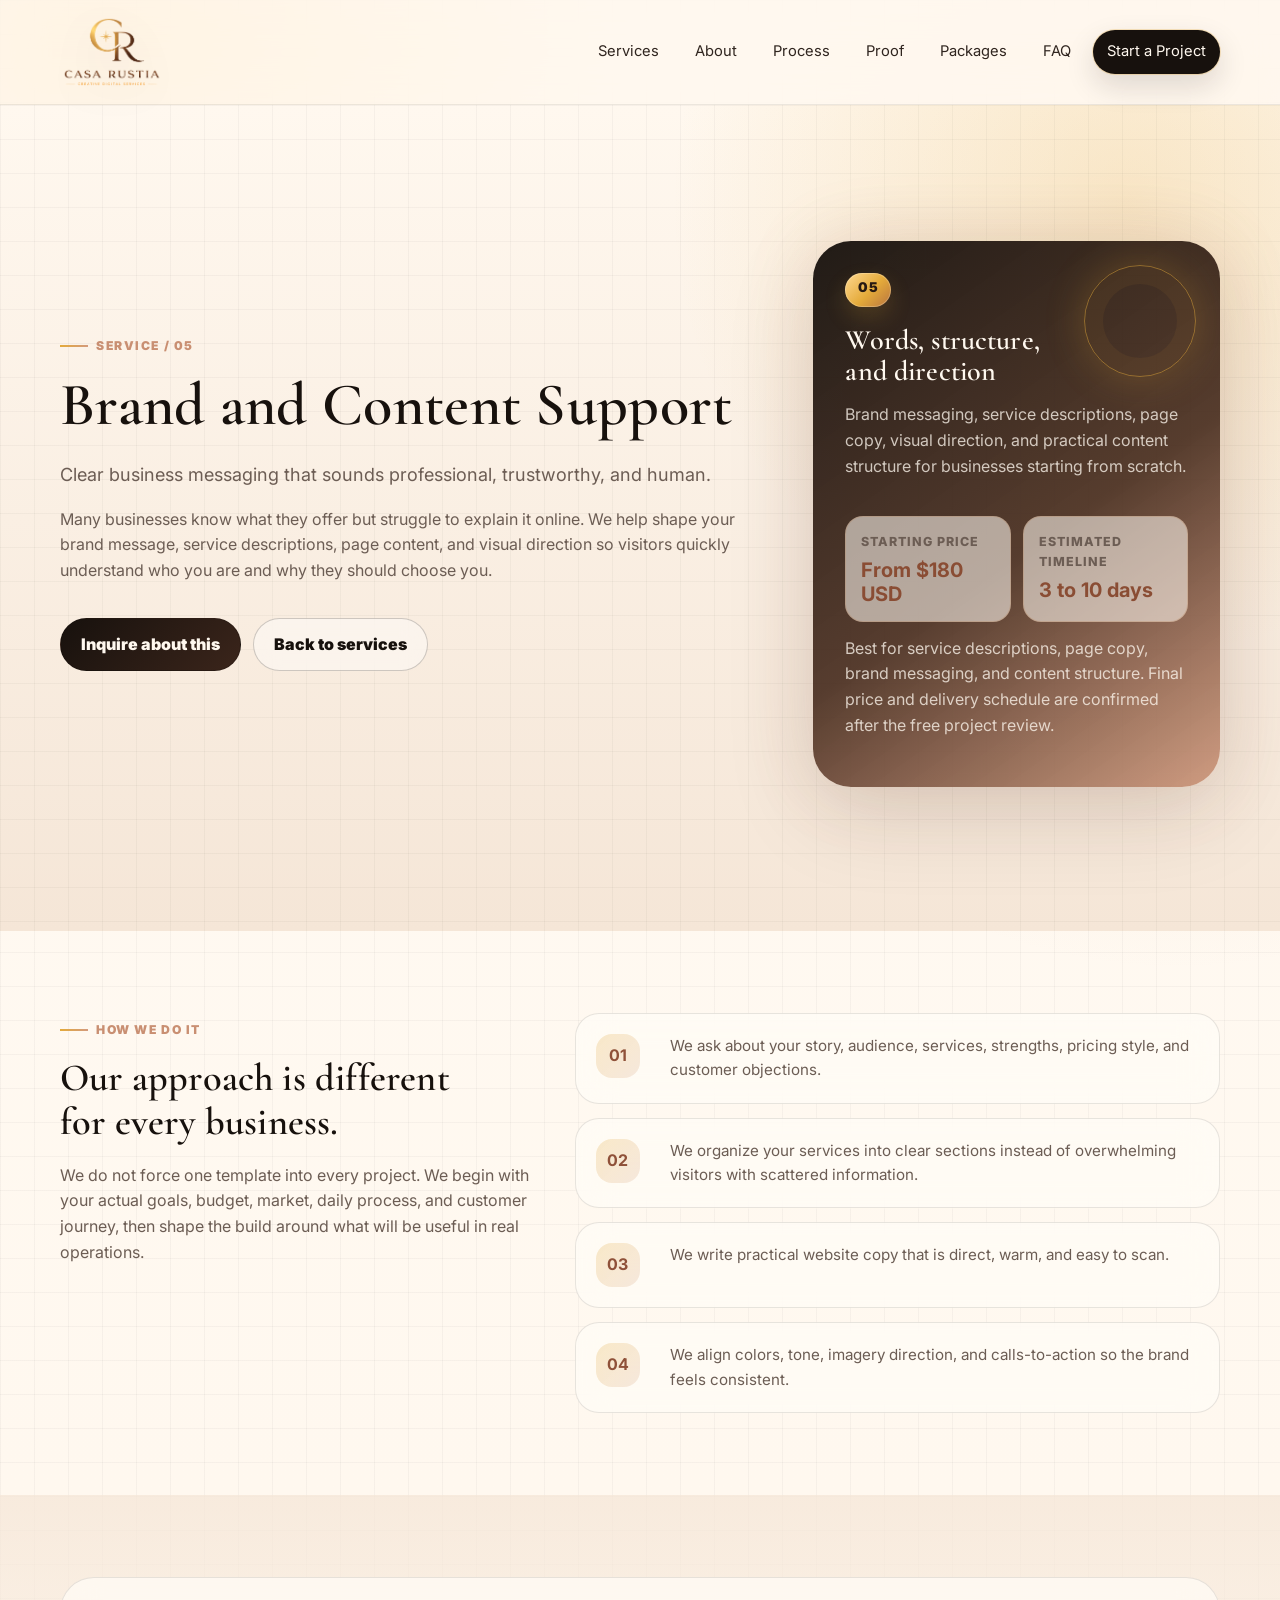
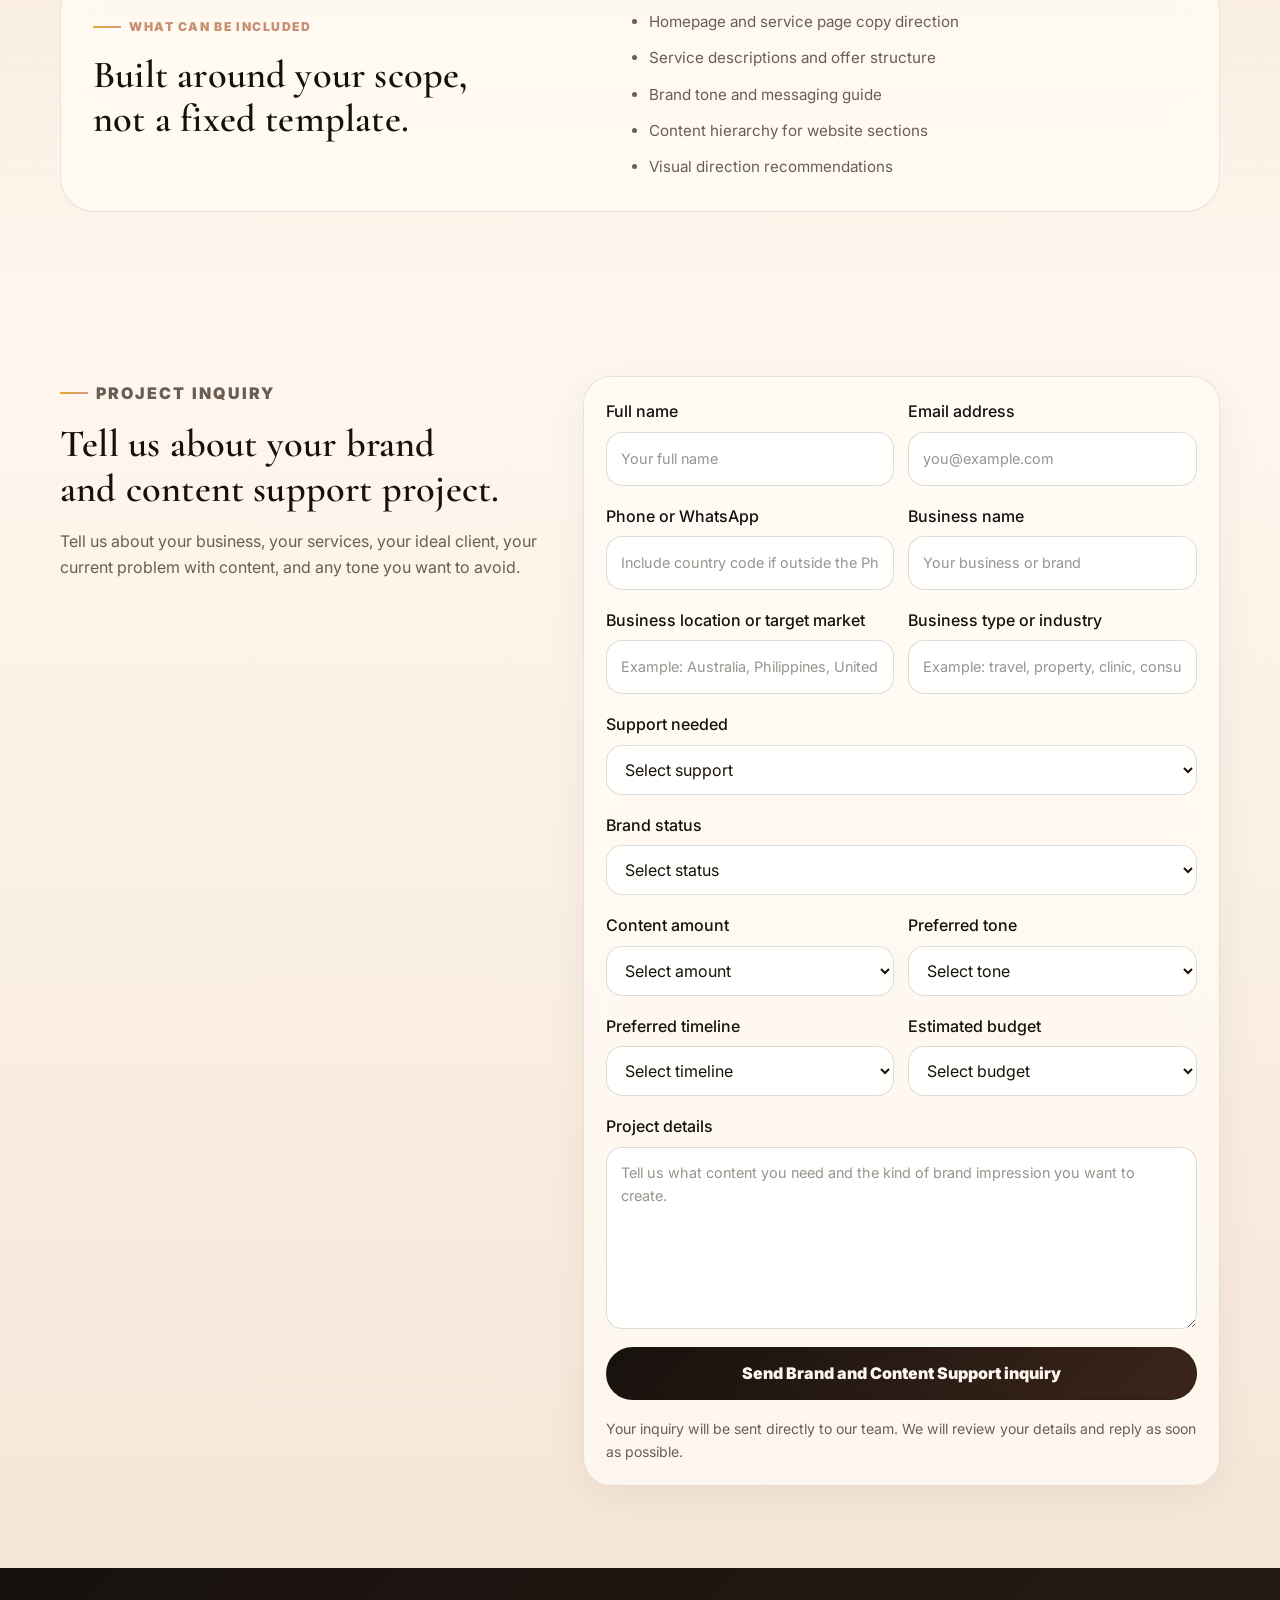
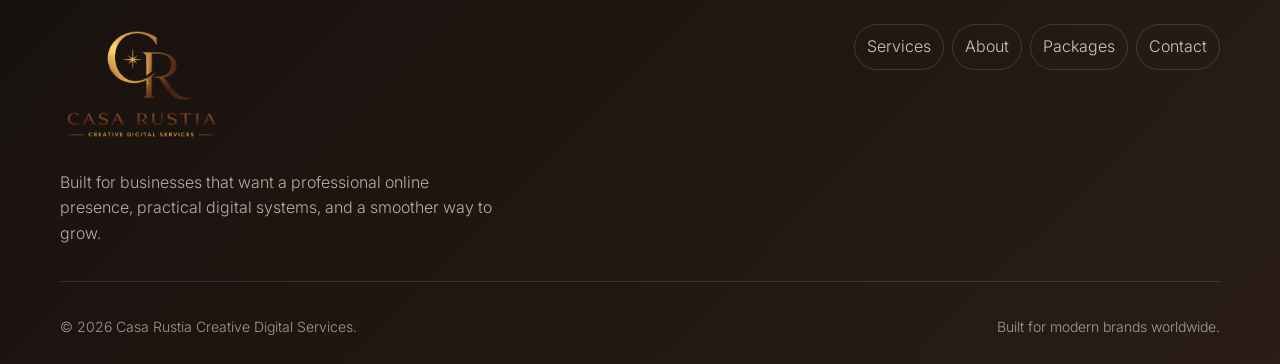
<file: brand-content-support.html>
<!DOCTYPE html>

<html lang="en">
<head>
<meta charset="utf-8"/>
<meta content="width=device-width, initial-scale=1" name="viewport"/>
<meta content="#111111" name="theme-color"/>
<meta content="Brand and Content Support by Casa Rustia Creative Digital Services. Clear business messaging that sounds professional, trustworthy, and human." name="description"/>
<meta content="Brand and Content Support | Casa Rustia Creative Digital Services" property="og:title"/>
<meta content="Clear business messaging that sounds professional, trustworthy, and human." property="og:description"/>
<meta content="website" property="og:type"/>
<meta content="https://casarustiadigital.com/brand-content-support.html" property="og:url"/>
<meta content="https://casarustiadigital.com/assets/casa-rustia-logo.png" property="og:image"/>
<title>Brand and Content Support | Casa Rustia Creative Digital Services</title>
<link href="https://casarustiadigital.com/brand-content-support.html" rel="canonical"/>
<link href="assets/casa-rustia-mark.png" rel="icon" type="image/png"/>
<link href="styles.css" rel="stylesheet"/>
</head>
<body>
<a class="skip-link" href="#main">Skip to main content</a>
<header class="site-header" data-header="">
<nav aria-label="Main navigation" class="nav container">
<a aria-label="Casa Rustia home" class="brand logo-brand" href="index.html"><img alt="Casa Rustia Creative Digital Services" decoding="async" height="628" src="assets/casa-rustia-logo.png" width="858"/></a>
<button aria-controls="nav-menu" aria-expanded="false" class="nav-toggle" data-nav-toggle="" type="button"><span class="sr-only">Open menu</span><span></span><span></span><span></span></button>
<div class="nav-menu" data-nav-menu="" id="nav-menu">
<a href="index.html#services">Services</a>
<a href="index.html#about">About</a>
<a href="index.html#process">Process</a>
<a href="index.html#proof">Proof</a>
<a href="index.html#pricing">Packages</a>
<a href="index.html#faq">FAQ</a>
<a class="nav-cta" href="contact.html">Start a Project</a>
</div>
</nav>
</header>
<main id="main">
<section aria-labelledby="product-title" class="section product-hero">
<div class="container product-hero-grid">
<div>
<p class="eyebrow">Service / 05</p>
<h1 id="product-title">Brand and Content Support</h1>
<p class="hero-text">Clear business messaging that sounds professional, trustworthy, and human.</p>
<p class="product-description">Many businesses know what they offer but struggle to explain it online. We help shape your brand message, service descriptions, page content, and visual direction so visitors quickly understand who you are and why they should choose you.</p>
<div class="hero-actions"><a class="button button-primary" href="#product-form">Inquire about this</a><a class="button button-secondary" href="index.html#services">Back to services</a></div>
</div>
<aside aria-label="Brand and Content Support summary" class="product-summary">
<span aria-hidden="true" class="icon">05</span>
<h2>Words, structure, and direction</h2>
<p>Brand messaging, service descriptions, page copy, visual direction, and practical content structure for businesses starting from scratch.</p>
<div aria-label="Estimated price and timeline" class="project-meta">
<div><span>Starting price</span><strong>From $180 USD</strong></div>
<div><span>Estimated timeline</span><strong>3 to 10 days</strong></div>
</div>
<p class="estimate-note">Best for service descriptions, page copy, brand messaging, and content structure. Final price and delivery schedule are confirmed after the free project review.</p>
</aside>
</div>
</section>
<section aria-labelledby="approach-title" class="section product-detail">
<div class="container detail-grid">
<div>
<p class="eyebrow">How we do it</p>
<h2 id="approach-title">Our approach is different for every business.</h2>
<p>We do not force one template into every project. We begin with your actual goals, budget, market, daily process, and customer journey, then shape the build around what will be useful in real operations.</p>
</div>
<div class="approach-list">
<div><strong>01</strong><p>We ask about your story, audience, services, strengths, pricing style, and customer objections.</p></div><div><strong>02</strong><p>We organize your services into clear sections instead of overwhelming visitors with scattered information.</p></div><div><strong>03</strong><p>We write practical website copy that is direct, warm, and easy to scan.</p></div><div><strong>04</strong><p>We align colors, tone, imagery direction, and calls-to-action so the brand feels consistent.</p></div>
</div>
</div>
</section>
<section aria-labelledby="included-title" class="section included-section">
<div class="container split-panel">
<div>
<p class="eyebrow">What can be included</p>
<h2 id="included-title">Built around your scope, not a fixed template.</h2>
</div>
<ul class="included-list">
<li>Homepage and service page copy direction</li><li>Service descriptions and offer structure</li><li>Brand tone and messaging guide</li><li>Content hierarchy for website sections</li><li>Visual direction recommendations</li>
</ul>
</div>
</section>
<section aria-labelledby="form-title" class="section contact" id="product-form">
<div class="container contact-grid">
<div>
<p class="eyebrow">Project inquiry</p>
<h2 id="form-title">Tell us about your brand and content support project.</h2>
<p>Tell us about your business, your services, your ideal client, your current problem with content, and any tone you want to avoid.</p>
</div>
<form action="https://formsubmit.co/casarustia@gmail.com" class="contact-form smart-form" method="POST">
<input name="_subject" type="hidden" value="Casa Rustia Inquiry: Brand and Content Support"/>
<input name="_template" type="hidden" value="table"/>
<input name="_captcha" type="hidden" value="false"/>
<input name="_next" type="hidden" value="https://casarustiadigital.com/thank-you.html"/>
<input aria-hidden="true" autocomplete="off" class="form-honey" name="_honey" tabindex="-1" type="text"/>
<input name="Inquiry type" type="hidden" value="Service: Brand and Content Support"/>
<div class="form-row">
<label>Full name<input autocomplete="name" name="Full name" placeholder="Your full name" required="" type="text"/></label>
<label>Email address<input autocomplete="email" name="Email address" placeholder="you@example.com" required="" type="email"/></label>
</div>
<div class="form-row">
<label>Phone or WhatsApp<input autocomplete="tel" name="Phone or WhatsApp" placeholder="Include country code if outside the Philippines" type="tel"/></label>
<label>Business name<input name="Business name" placeholder="Your business or brand" type="text"/></label>
</div>
<div class="form-row">
<label>Business location or target market<input name="Business location or target market" placeholder="Example: Australia, Philippines, United States, global" type="text"/></label>
<label>Business type or industry<input name="Business type or industry" placeholder="Example: travel, property, clinic, consulting" type="text"/></label>
</div>
<label>Support needed<select name="Support needed" required=""><option value="">Select support</option><option>Website copywriting</option><option>Service descriptions</option><option>Brand voice and messaging</option><option>Social media content direction</option><option>Offer or package copy</option><option>All of the above</option></select></label>
<label>Brand status<select name="Brand status" required=""><option value="">Select status</option><option>New brand</option><option>Existing brand needs refinement</option><option>Rebrand in progress</option><option>Need help deciding</option></select></label>
<div class="form-row">
<label>Content amount<select name="Content amount" required=""><option value="">Select amount</option><option>One page or one offer</option><option>2 to 5 pages</option><option>Full website copy</option><option>Ongoing support</option></select></label>
<label>Preferred tone<select name="Preferred tone" required=""><option value="">Select tone</option><option>Premium and professional</option><option>Warm and friendly</option><option>Direct and sales-focused</option><option>Clean and minimal</option><option>Not sure yet</option></select></label>
</div>
<div class="form-row">
<label>Preferred timeline<select name="Preferred timeline" required=""><option value="">Select timeline</option><option>3 to 7 days</option><option>1 to 2 weeks</option><option>Flexible</option></select></label>
<label>Estimated budget<select name="Estimated budget" required=""><option value="">Select budget</option><option>$200 to $500</option><option>$500 to $1,000</option><option>$1,000+</option><option>Not sure yet</option></select></label>
</div>
<label>Project details<textarea name="Project details" placeholder="Tell us what content you need and the kind of brand impression you want to create." required="" rows="6"></textarea></label>
<button class="button button-primary" type="submit">Send Brand and Content Support inquiry</button>
<p class="form-note">Your inquiry will be sent directly to our team. We will review your details and reply as soon as possible.</p>
</form>
</div>
</section>
</main>
<footer class="footer">
<div class="container footer-grid">
<div><a aria-label="Casa Rustia home" class="brand logo-brand" href="index.html"><img alt="Casa Rustia Creative Digital Services" decoding="async" height="628" src="assets/casa-rustia-logo.png" width="858"/></a><p>Built for businesses that want a professional online presence, practical digital systems, and a smoother way to grow.</p></div>
<div class="footer-links"><a href="index.html#services">Services</a><a href="index.html#about">About</a><a href="index.html#pricing">Packages</a><a href="contact.html">Contact</a></div>
</div>
<div class="container copyright"><span>© <span data-year=""></span> Casa Rustia Creative Digital Services.</span><span>Built for modern brands worldwide.</span></div>
</footer>
<script defer="" src="script.js"></script>
</body>
</html>
</file>
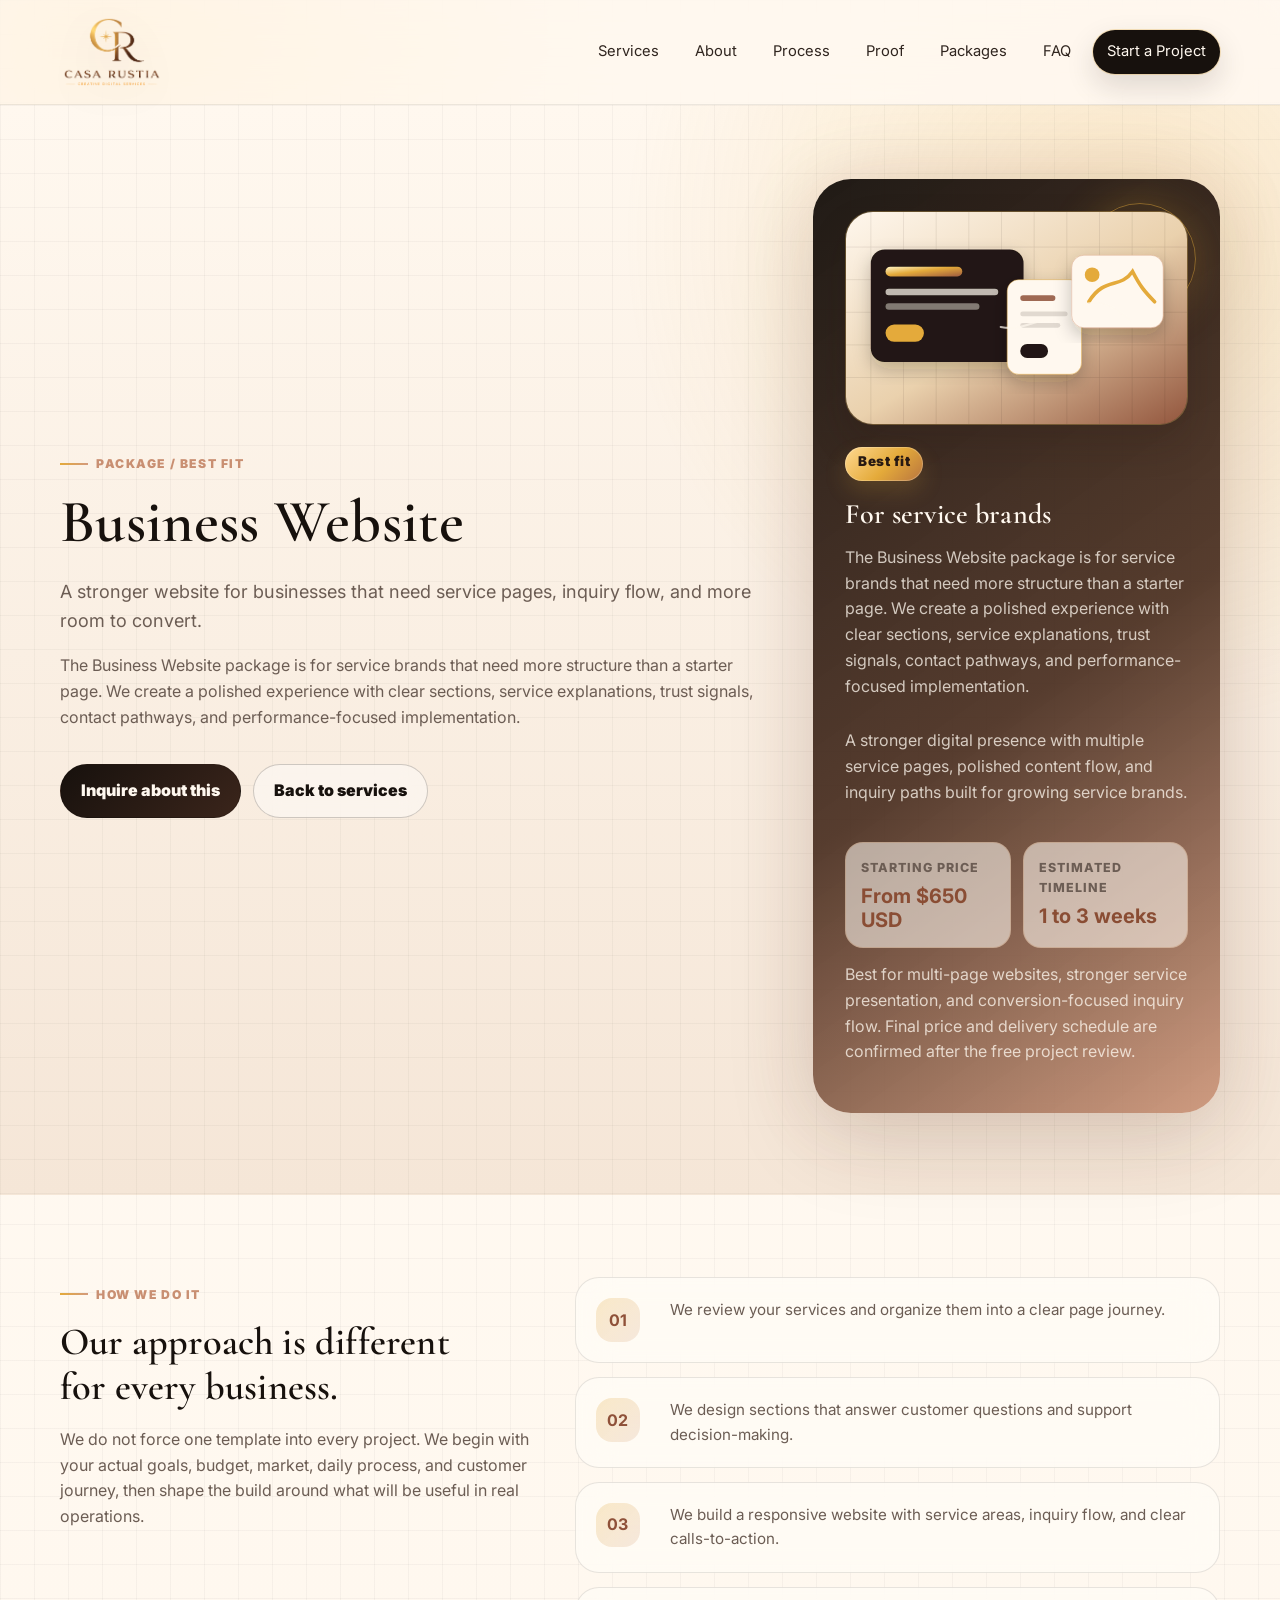
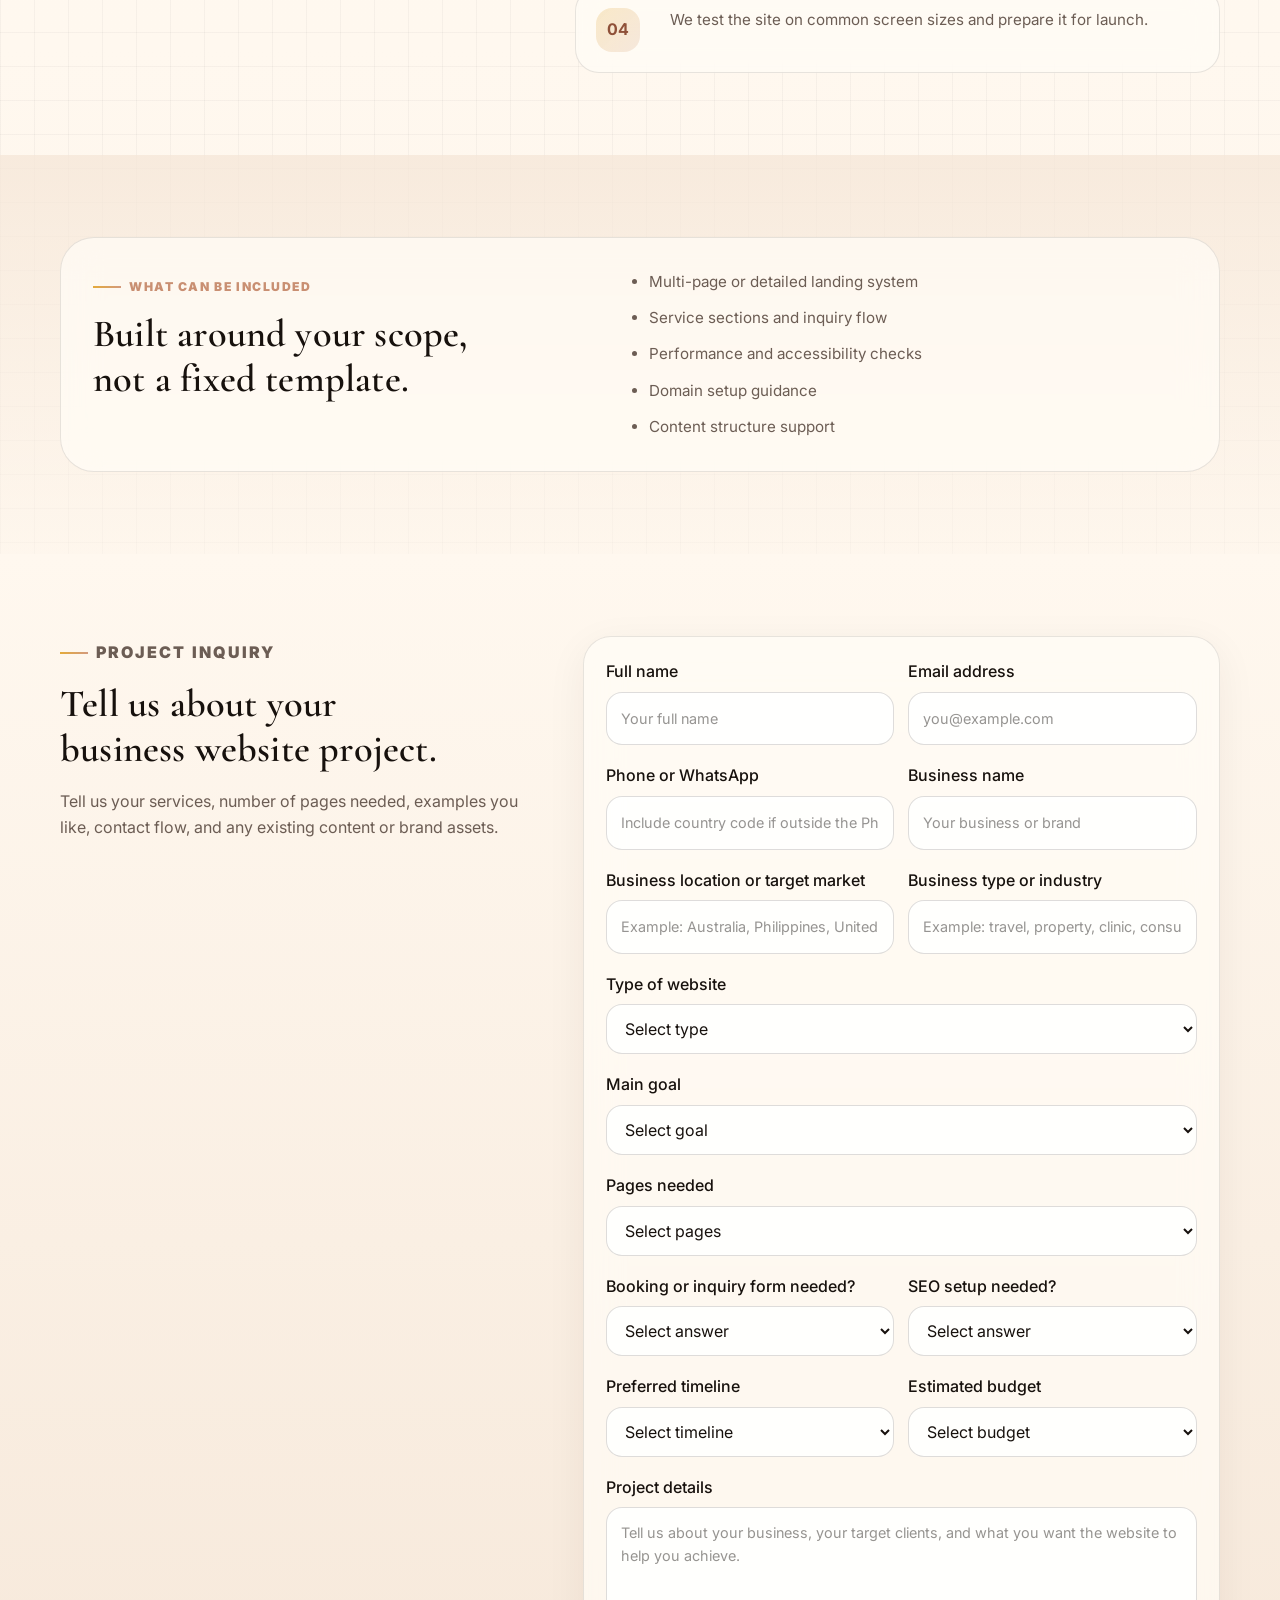
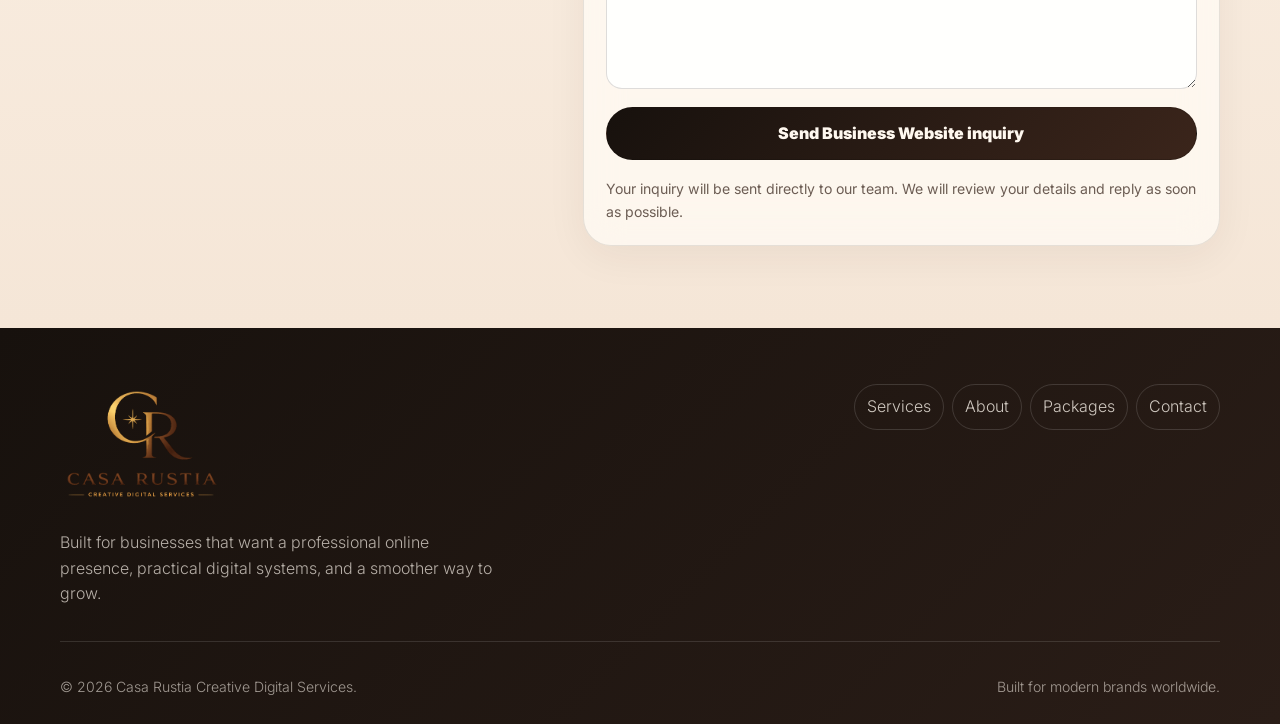
<file: business-website.html>
<!DOCTYPE html>

<html lang="en">
<head>
<meta charset="utf-8"/>
<meta content="width=device-width, initial-scale=1" name="viewport"/>
<meta content="#111111" name="theme-color"/>
<meta content="Business Website by Casa Rustia Creative Digital Services. A stronger website for businesses that need service pages, inquiry flow, and more room to convert." name="description"/>
<meta content="Business Website | Casa Rustia Creative Digital Services" property="og:title"/>
<meta content="A stronger website for businesses that need service pages, inquiry flow, and more room to convert." property="og:description"/>
<meta content="website" property="og:type"/>
<meta content="https://casarustiadigital.com/business-website.html" property="og:url"/>
<meta content="https://casarustiadigital.com/assets/casa-rustia-logo.png" property="og:image"/>
<title>Business Website | Casa Rustia Creative Digital Services</title>
<link href="https://casarustiadigital.com/business-website.html" rel="canonical"/>
<link href="assets/casa-rustia-mark.png" rel="icon" type="image/png"/>
<link href="styles.css" rel="stylesheet"/>
</head>
<body>
<a class="skip-link" href="#main">Skip to main content</a>
<header class="site-header" data-header="">
<nav aria-label="Main navigation" class="nav container">
<a aria-label="Casa Rustia home" class="brand logo-brand" href="index.html"><img alt="Casa Rustia Creative Digital Services" decoding="async" height="628" src="assets/casa-rustia-logo.png" width="858"/></a>
<button aria-controls="nav-menu" aria-expanded="false" class="nav-toggle" data-nav-toggle="" type="button"><span class="sr-only">Open menu</span><span></span><span></span><span></span></button>
<div class="nav-menu" data-nav-menu="" id="nav-menu">
<a href="index.html#services">Services</a>
<a href="index.html#about">About</a>
<a href="index.html#process">Process</a>
<a href="index.html#proof">Proof</a>
<a href="index.html#pricing">Packages</a>
<a href="index.html#faq">FAQ</a>
<a class="nav-cta" href="contact.html">Start a Project</a>
</div>
</nav>
</header>
<main id="main">
<section aria-labelledby="product-title" class="section product-hero">
<div class="container product-hero-grid">
<div>
<p class="eyebrow">Package / Best fit</p>
<h1 id="product-title">Business Website</h1>
<p class="hero-text">A stronger website for businesses that need service pages, inquiry flow, and more room to convert.</p>
<p class="product-description">The Business Website package is for service brands that need more structure than a starter page. We create a polished experience with clear sections, service explanations, trust signals, contact pathways, and performance-focused implementation.</p>
<div class="hero-actions"><a class="button button-primary" href="#product-form">Inquire about this</a><a class="button button-secondary" href="index.html#services">Back to services</a></div>
</div>
<aside aria-label="Business Website summary" class="product-summary">
<div class="package-page-banner"><img alt="Business website package banner" decoding="async" loading="eager" src="assets/banner-business-website.svg"/></div>
<span aria-hidden="true" class="icon">Best fit</span>
<h2>For service brands</h2>
<p>The Business Website package is for service brands that need more structure than a starter page. We create a polished experience with clear sections, service explanations, trust signals, contact pathways, and performance-focused implementation.</p>
<p class="package-banner-copy">A stronger digital presence with multiple service pages, polished content flow, and inquiry paths built for growing service brands.</p>
<div aria-label="Estimated price and timeline" class="project-meta">
<div><span>Starting price</span><strong>From $650 USD</strong></div>
<div><span>Estimated timeline</span><strong>1 to 3 weeks</strong></div>
</div>
<p class="estimate-note">Best for multi-page websites, stronger service presentation, and conversion-focused inquiry flow. Final price and delivery schedule are confirmed after the free project review.</p>
</aside>
</div>
</section>
<section aria-labelledby="approach-title" class="section product-detail">
<div class="container detail-grid">
<div>
<p class="eyebrow">How we do it</p>
<h2 id="approach-title">Our approach is different for every business.</h2>
<p>We do not force one template into every project. We begin with your actual goals, budget, market, daily process, and customer journey, then shape the build around what will be useful in real operations.</p>
</div>
<div class="approach-list">
<div><strong>01</strong><p>We review your services and organize them into a clear page journey.</p></div><div><strong>02</strong><p>We design sections that answer customer questions and support decision-making.</p></div><div><strong>03</strong><p>We build a responsive website with service areas, inquiry flow, and clear calls-to-action.</p></div><div><strong>04</strong><p>We test the site on common screen sizes and prepare it for launch.</p></div>
</div>
</div>
</section>
<section aria-labelledby="included-title" class="section included-section">
<div class="container split-panel">
<div>
<p class="eyebrow">What can be included</p>
<h2 id="included-title">Built around your scope, not a fixed template.</h2>
</div>
<ul class="included-list">
<li>Multi-page or detailed landing system</li><li>Service sections and inquiry flow</li><li>Performance and accessibility checks</li><li>Domain setup guidance</li><li>Content structure support</li>
</ul>
</div>
</section>
<section aria-labelledby="form-title" class="section contact" id="product-form">
<div class="container contact-grid">
<div>
<p class="eyebrow">Project inquiry</p>
<h2 id="form-title">Tell us about your business website project.</h2>
<p>Tell us your services, number of pages needed, examples you like, contact flow, and any existing content or brand assets.</p>
</div>
<form action="https://formsubmit.co/casarustia@gmail.com" class="contact-form smart-form" method="POST">
<input name="_subject" type="hidden" value="Casa Rustia Inquiry: Business Website"/>
<input name="_template" type="hidden" value="table"/>
<input name="_captcha" type="hidden" value="false"/>
<input name="_next" type="hidden" value="https://casarustiadigital.com/thank-you.html"/>
<input aria-hidden="true" autocomplete="off" class="form-honey" name="_honey" tabindex="-1" type="text"/>
<input name="Inquiry type" type="hidden" value="Package: Business Website"/>
<div class="form-row">
<label>Full name<input autocomplete="name" name="Full name" placeholder="Your full name" required="" type="text"/></label>
<label>Email address<input autocomplete="email" name="Email address" placeholder="you@example.com" required="" type="email"/></label>
</div>
<div class="form-row">
<label>Phone or WhatsApp<input autocomplete="tel" name="Phone or WhatsApp" placeholder="Include country code if outside the Philippines" type="tel"/></label>
<label>Business name<input name="Business name" placeholder="Your business or brand" type="text"/></label>
</div>
<div class="form-row">
<label>Business location or target market<input name="Business location or target market" placeholder="Example: Australia, Philippines, United States, global" type="text"/></label>
<label>Business type or industry<input name="Business type or industry" placeholder="Example: travel, property, clinic, consulting" type="text"/></label>
</div>
<label>Type of website<select name="Type of website" required=""><option value="">Select type</option><option>Service business website</option><option>Travel or booking website</option><option>Consulting website</option><option>Clinic or wellness website</option><option>Real estate or property website</option><option>Portfolio website</option><option>Other</option></select></label>
<label>Main goal<select name="Main goal" required=""><option value="">Select goal</option><option>Get more inquiries</option><option>Build credibility</option><option>Show services clearly</option><option>Accept bookings</option><option>Improve an existing website</option><option>Launch a new brand</option></select></label>
<label>Pages needed<select name="Pages needed" required=""><option value="">Select pages</option><option>Home, About, Services, Contact</option><option>Individual service pages, FAQ, Contact</option><option>Portfolio, Testimonials, Booking page</option><option>Blog or articles included</option><option>I need help planning</option></select></label>
<div class="form-row">
<label>Booking or inquiry form needed?<select name="Booking or inquiry form needed" required=""><option value="">Select answer</option><option>Yes</option><option>No</option><option>Not sure yet</option></select></label>
<label>SEO setup needed?<select name="SEO setup needed" required=""><option value="">Select answer</option><option>Yes</option><option>Basic setup only</option><option>No</option><option>Not sure yet</option></select></label>
</div>
<div class="form-row">
<label>Preferred timeline<select name="Preferred timeline" required=""><option value="">Select timeline</option><option>1 to 2 weeks</option><option>2 to 3 weeks</option><option>Flexible</option></select></label>
<label>Estimated budget<select name="Estimated budget" required=""><option value="">Select budget</option><option>$500 to $1,000</option><option>$1,000 to $1,500</option><option>$1,500+</option><option>Not sure yet</option></select></label>
</div>
<label>Project details<textarea name="Project details" placeholder="Tell us about your business, your target clients, and what you want the website to help you achieve." required="" rows="6"></textarea></label>
<button class="button button-primary" type="submit">Send Business Website inquiry</button>
<p class="form-note">Your inquiry will be sent directly to our team. We will review your details and reply as soon as possible.</p>
</form>
</div>
</section>
</main>
<footer class="footer">
<div class="container footer-grid">
<div><a aria-label="Casa Rustia home" class="brand logo-brand" href="index.html"><img alt="Casa Rustia Creative Digital Services" decoding="async" height="628" src="assets/casa-rustia-logo.png" width="858"/></a><p>Built for businesses that want a professional online presence, practical digital systems, and a smoother way to grow.</p></div>
<div class="footer-links"><a href="index.html#services">Services</a><a href="index.html#about">About</a><a href="index.html#pricing">Packages</a><a href="contact.html">Contact</a></div>
</div>
<div class="container copyright"><span>© <span data-year=""></span> Casa Rustia Creative Digital Services.</span><span>Built for modern brands worldwide.</span></div>
</footer>
<script defer="" src="script.js"></script>
</body>
</html>
</file>
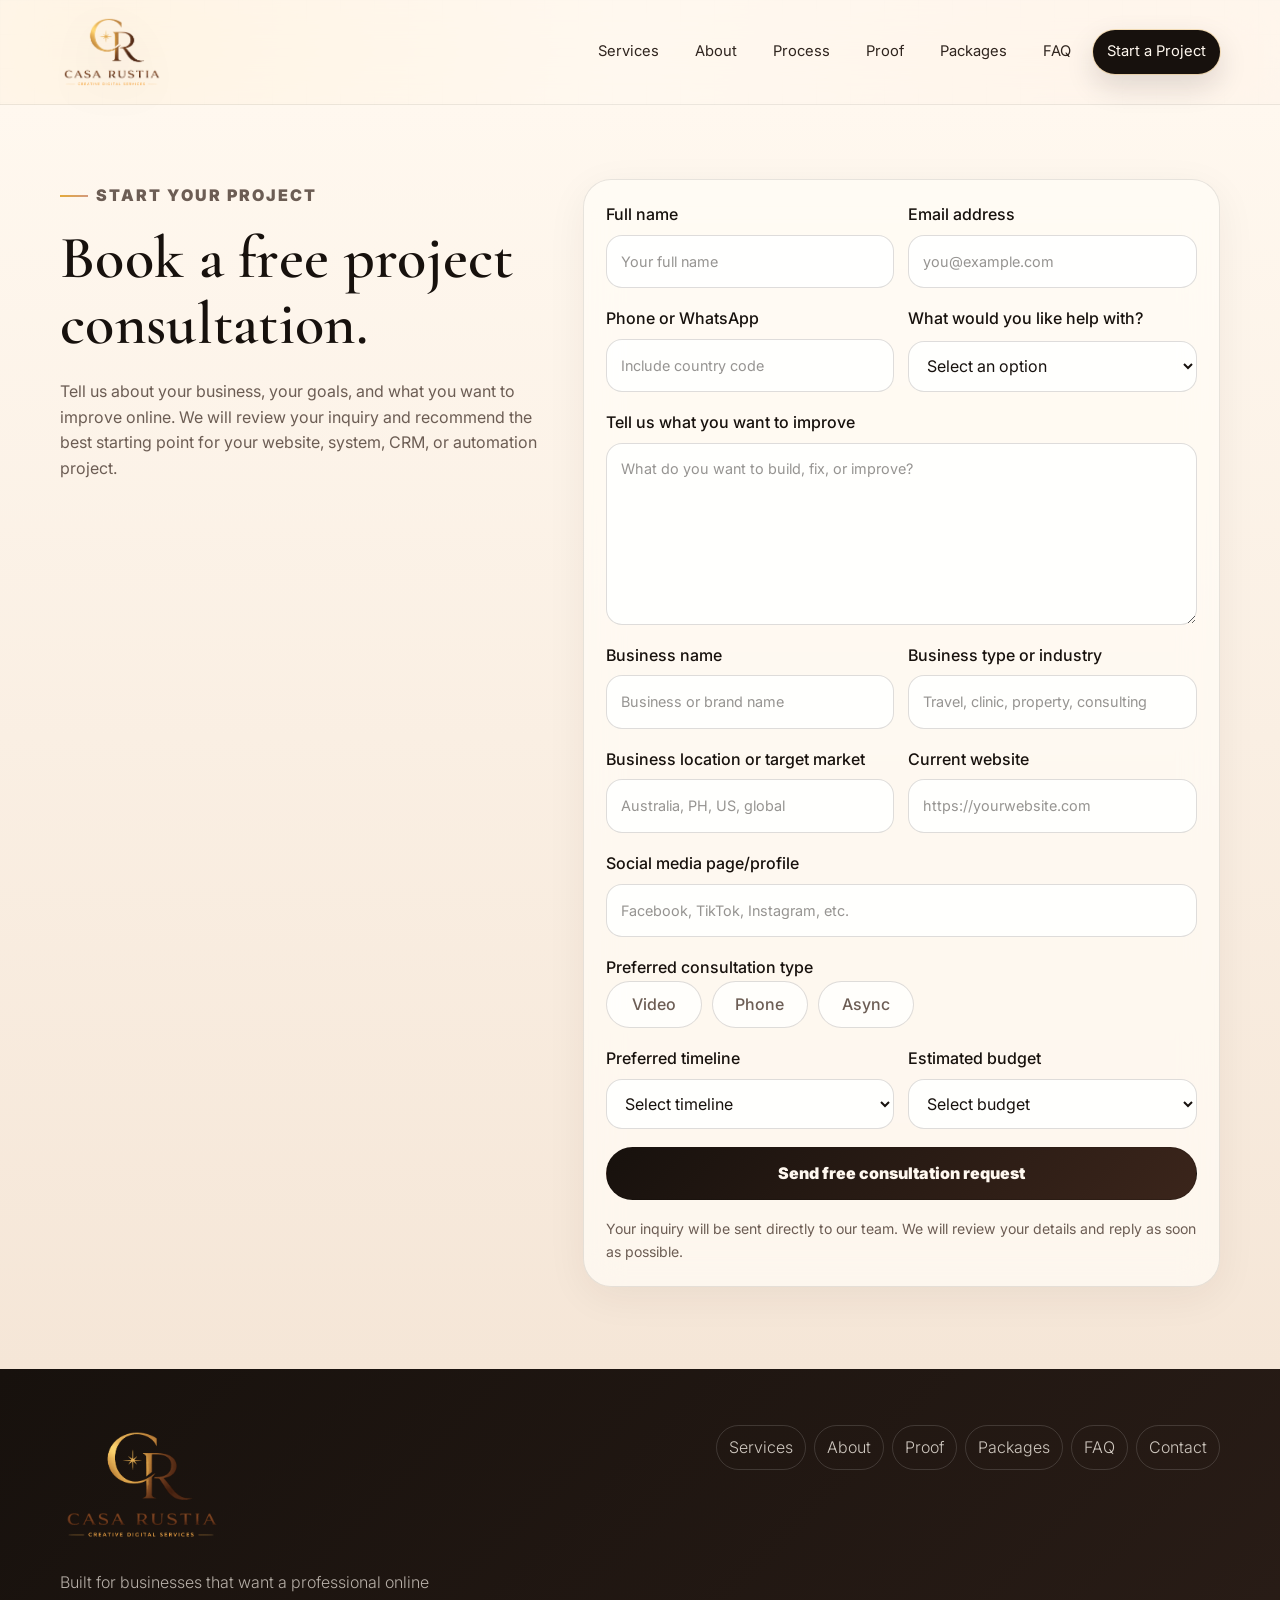
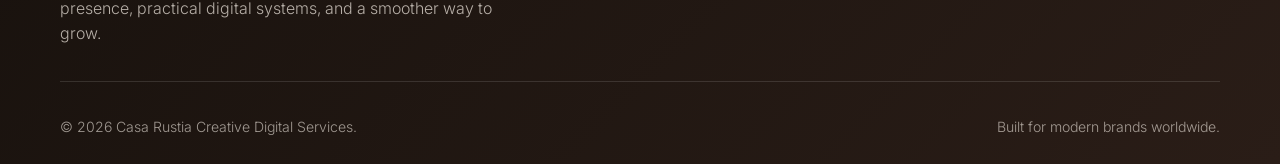
<file: contact.html>
<!DOCTYPE html>

<html lang="en">
<head>
<meta charset="utf-8"/>
<meta content="width=device-width, initial-scale=1" name="viewport"/>
<meta content="#111111" name="theme-color"/>
<meta content="Start a project with Casa Rustia Creative Digital Services. Send your web design, full-stack development, CRM, automation, or website care inquiry." name="description"/>
<meta content="Start a Project | Casa Rustia Creative Digital Services" property="og:title"/>
<meta content="Tell us what you want to build. Casa Rustia is ready to help with websites, systems, CRM, and automation." property="og:description"/>
<meta content="website" property="og:type"/>
<meta content="https://casarustiadigital.com/contact.html" property="og:url"/>
<meta content="https://casarustiadigital.com/assets/casa-rustia-logo.png" property="og:image"/>
<title>Start a Project | Casa Rustia Creative Digital Services</title>
<link href="https://casarustiadigital.com/contact.html" rel="canonical"/>
<link href="assets/casa-rustia-mark.png" rel="icon" type="image/png"/>
<link href="styles.css" rel="stylesheet"/>
</head>
<body>
<a class="skip-link" href="#main">Skip to main content</a>
<header class="site-header" data-header="">
<nav aria-label="Main navigation" class="nav container">
<a aria-label="Casa Rustia home" class="brand logo-brand" href="index.html"><img alt="Casa Rustia Creative Digital Services" decoding="async" height="628" src="assets/casa-rustia-logo.png" width="858"/></a>
<button aria-controls="nav-menu" aria-expanded="false" class="nav-toggle" data-nav-toggle="" type="button"><span class="sr-only">Open menu</span><span></span><span></span><span></span></button>
<div class="nav-menu" data-nav-menu="" id="nav-menu">
<a href="index.html#services">Services</a>
<a href="index.html#about">About</a>
<a href="index.html#process">Process</a>
<a href="index.html#proof">Proof</a>
<a href="index.html#pricing">Packages</a>
<a href="index.html#faq">FAQ</a>
<a aria-current="page" class="nav-cta" href="contact.html">Start a Project</a>
</div>
</nav>
</header>
<main id="main">
<section aria-labelledby="contact-title" class="section contact-hero">
<div class="container contact-grid">
<div>
<p class="eyebrow">Start your project</p>
<h1 id="contact-title">Book a free project consultation.</h1>
<p>Tell us about your business, your goals, and what you want to improve online. We will review your inquiry and recommend the best starting point for your website, system, CRM, or automation project.</p>
</div>
<form action="https://formsubmit.co/casarustia@gmail.com" class="contact-form smart-form" method="POST">
<input name="_subject" type="hidden" value="Casa Rustia Inquiry: Free Consultation"/>
<input name="_template" type="hidden" value="table"/>
<input name="_captcha" type="hidden" value="false"/>
<input name="_next" type="hidden" value="https://casarustiadigital.com/thank-you.html"/>
<input aria-hidden="true" autocomplete="off" class="form-honey" name="_honey" tabindex="-1" type="text"/>
<input name="Inquiry type" type="hidden" value="Free Consultation"/>
<div class="form-row">
<label>Full name<input autocomplete="name" name="Full name" placeholder="Your full name" required="" type="text"/></label>
<label>Email address<input autocomplete="email" name="Email address" placeholder="you@example.com" required="" type="email"/></label>
</div>
<div class="form-row">
<label>Phone or WhatsApp<input autocomplete="tel" name="Phone or WhatsApp" placeholder="Include country code" type="tel"/></label>
<label>What would you like help with?<select name="Service needed" required=""><option value="">Select an option</option><option>Web Design</option><option>Full-Stack Development</option><option>CRM Systems</option><option>Automation</option><option>Brand and Content Support</option><option>Website Care</option><option>Starter Website</option><option>Business Website</option><option>Systems Build</option><option>Free Consultation</option></select></label>
</div>
<label>Tell us what you want to improve<textarea name="Consultation details" placeholder="What do you want to build, fix, or improve?" required="" rows="6"></textarea></label>
<div class="form-row">
<label>Business name<input name="Business name" placeholder="Business or brand name" type="text"/></label>
<label>Business type or industry<input name="Business type or industry" placeholder="Travel, clinic, property, consulting" type="text"/></label>
</div>
<div class="form-row">
<label>Business location or target market<input name="Business location or target market" placeholder="Australia, PH, US, global" type="text"/></label>
<label>Current website<input name="Current website" placeholder="https://yourwebsite.com" type="url"/></label>
</div>
<label>Social media page/profile<input name="Social media page or profile" placeholder="Facebook, TikTok, Instagram, etc." type="text"/></label>
<fieldset class="pill-group-field">
<legend>Preferred consultation type</legend>
<div class="toggle-pill-group" role="radiogroup" aria-label="Preferred consultation type">
<label class="toggle-pill"><input name="Preferred consultation type" required="" type="radio" value="Video call"/><span>Video</span></label>
<label class="toggle-pill"><input name="Preferred consultation type" type="radio" value="Phone call"/><span>Phone</span></label>
<label class="toggle-pill"><input name="Preferred consultation type" type="radio" value="Async message or email"/><span>Async</span></label>
</div>
</fieldset>
<div class="form-row">
<label>Preferred timeline<select name="Preferred timeline" required=""><option value="">Select timeline</option><option>As soon as possible</option><option>This week</option><option>This month</option><option>Flexible</option></select></label>
<label>Estimated budget<select name="Estimated budget" required=""><option value="">Select budget</option><option>Below $300</option><option>$300 to $700</option><option>$700 to $1,500</option><option>$1,500 to $3,000</option><option>$3,000+</option><option>Not sure yet</option></select></label>
</div>
<button class="button button-primary" type="submit">Send free consultation request</button>
<p class="form-note">Your inquiry will be sent directly to our team. We will review your details and reply as soon as possible.</p>
</form>
</div>
</section>
</main>
<footer class="footer">
<div class="container footer-grid">
<div><a aria-label="Casa Rustia home" class="brand logo-brand" href="index.html"><img alt="Casa Rustia Creative Digital Services" decoding="async" height="628" src="assets/casa-rustia-logo.png" width="858"/></a><p>Built for businesses that want a professional online presence, practical digital systems, and a smoother way to grow.</p></div>
<div class="footer-links"><a href="index.html#services">Services</a><a href="index.html#about">About</a><a href="index.html#proof">Proof</a><a href="index.html#pricing">Packages</a><a href="index.html#faq">FAQ</a><a href="contact.html">Contact</a></div>
</div>
<div class="container copyright"><span>© <span data-year=""></span> Casa Rustia Creative Digital Services.</span><span>Built for modern brands worldwide.</span></div>
</footer>
<script defer="" src="script.js"></script>
</body>
</html>
</file>
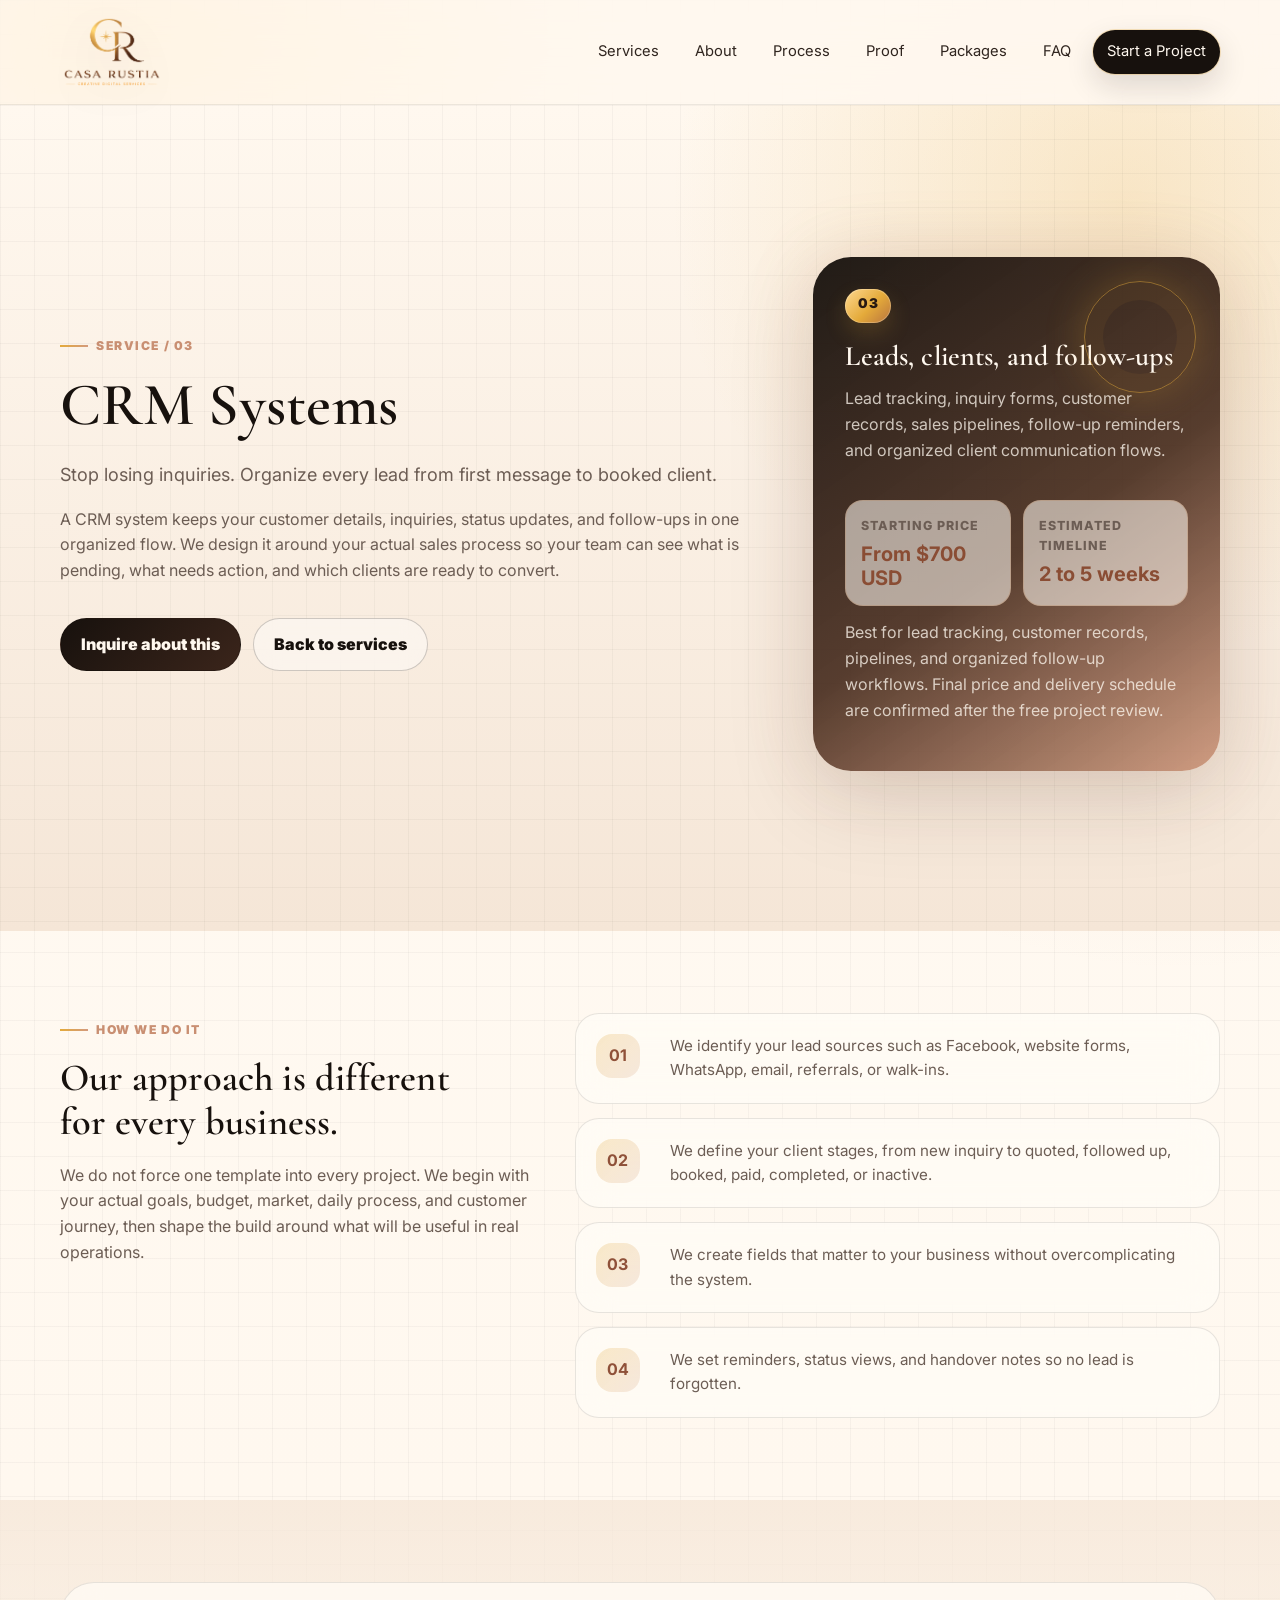
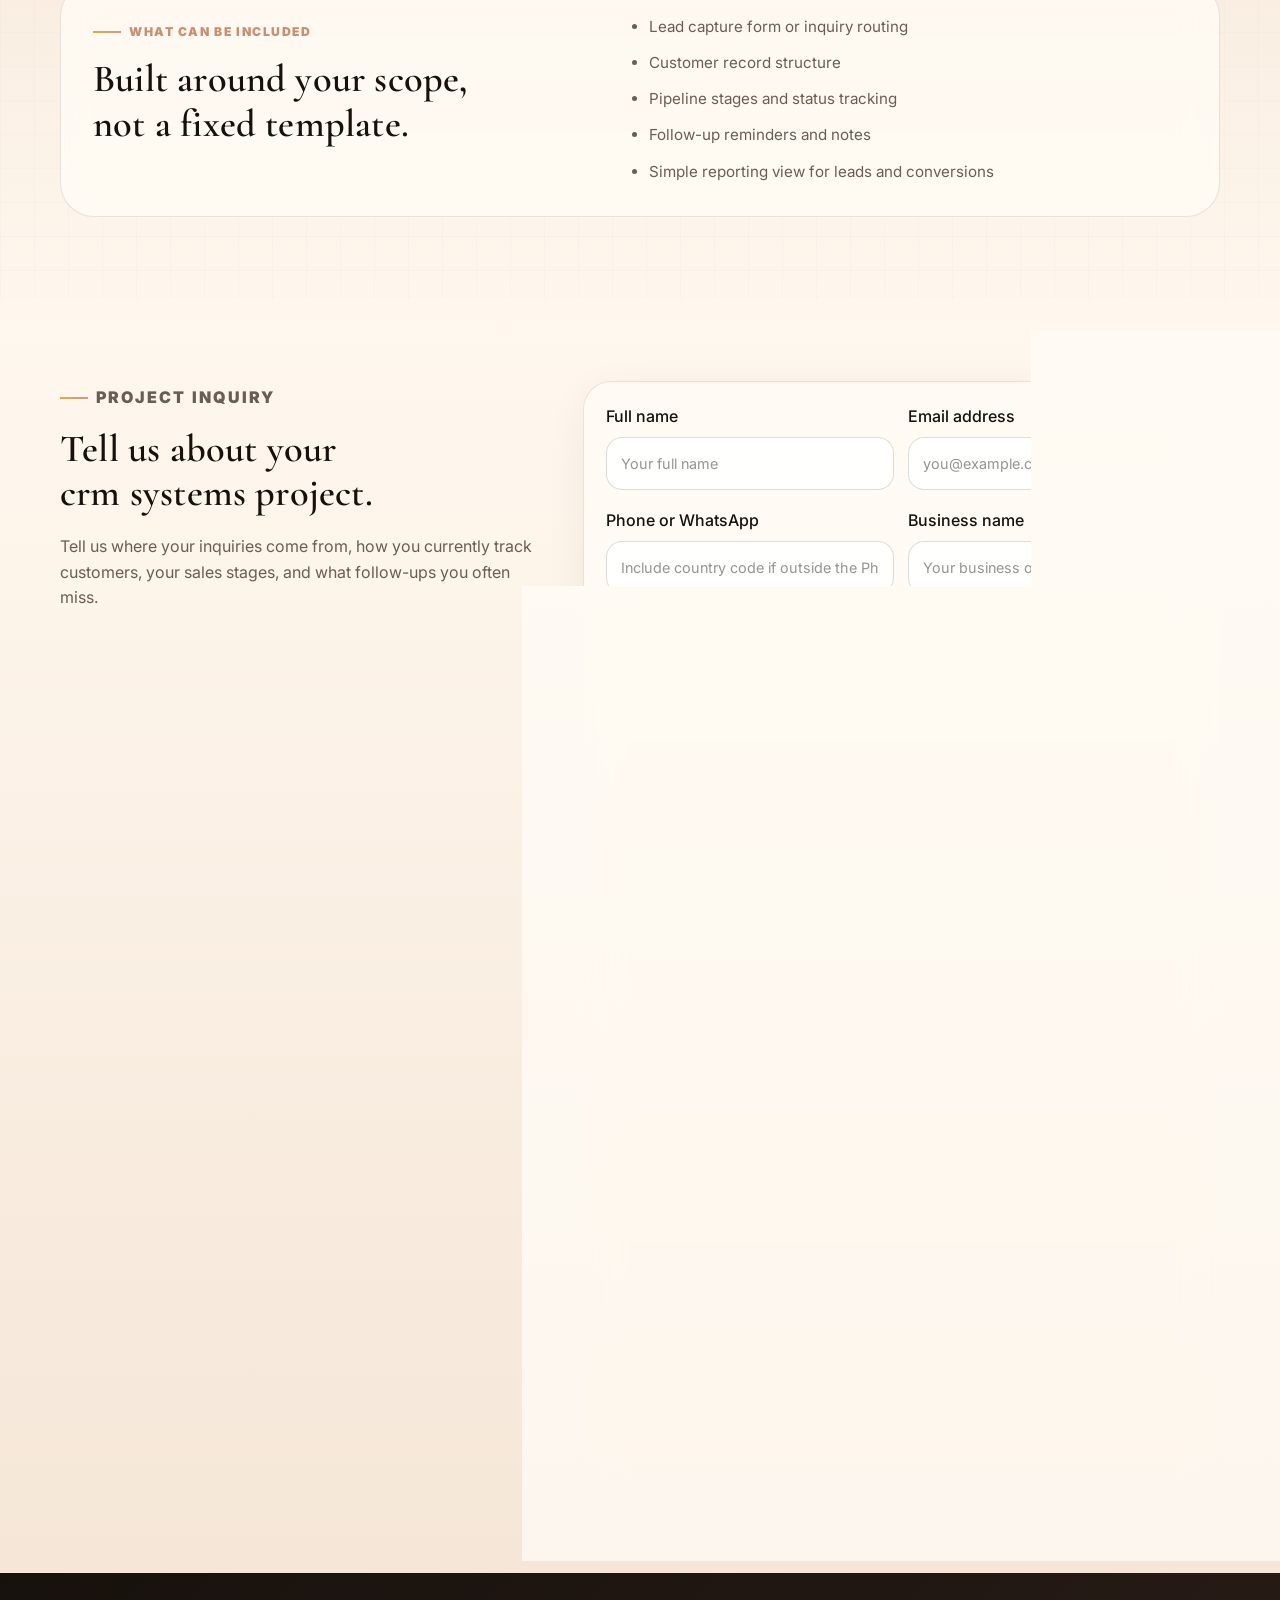
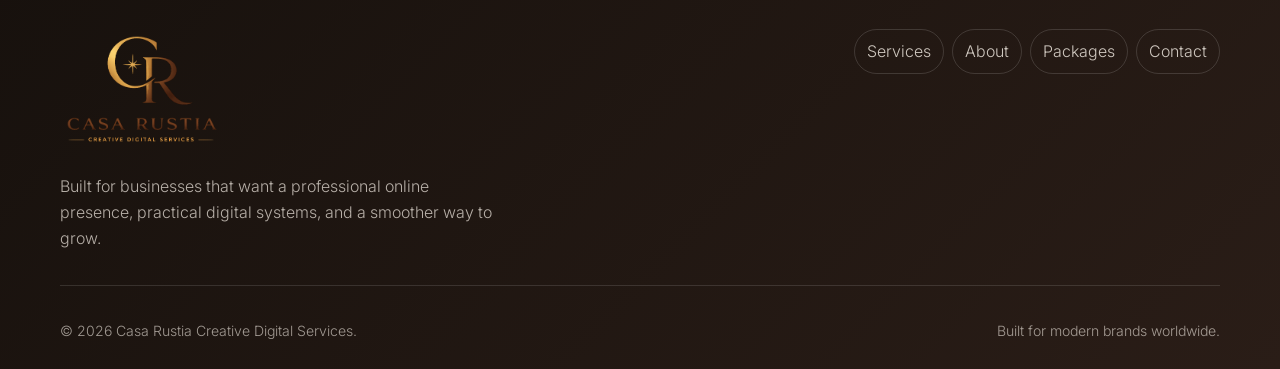
<file: crm-systems.html>
<!DOCTYPE html>

<html lang="en">
<head>
<meta charset="utf-8"/>
<meta content="width=device-width, initial-scale=1" name="viewport"/>
<meta content="#111111" name="theme-color"/>
<meta content="CRM Systems by Casa Rustia Creative Digital Services. Stop losing inquiries. Organize every lead from first message to booked client." name="description"/>
<meta content="CRM Systems | Casa Rustia Creative Digital Services" property="og:title"/>
<meta content="Stop losing inquiries. Organize every lead from first message to booked client." property="og:description"/>
<meta content="website" property="og:type"/>
<meta content="https://casarustiadigital.com/crm-systems.html" property="og:url"/>
<meta content="https://casarustiadigital.com/assets/casa-rustia-logo.png" property="og:image"/>
<title>CRM Systems | Casa Rustia Creative Digital Services</title>
<link href="https://casarustiadigital.com/crm-systems.html" rel="canonical"/>
<link href="assets/casa-rustia-mark.png" rel="icon" type="image/png"/>
<link href="styles.css" rel="stylesheet"/>
</head>
<body>
<a class="skip-link" href="#main">Skip to main content</a>
<header class="site-header" data-header="">
<nav aria-label="Main navigation" class="nav container">
<a aria-label="Casa Rustia home" class="brand logo-brand" href="index.html"><img alt="Casa Rustia Creative Digital Services" decoding="async" height="628" src="assets/casa-rustia-logo.png" width="858"/></a>
<button aria-controls="nav-menu" aria-expanded="false" class="nav-toggle" data-nav-toggle="" type="button"><span class="sr-only">Open menu</span><span></span><span></span><span></span></button>
<div class="nav-menu" data-nav-menu="" id="nav-menu">
<a href="index.html#services">Services</a>
<a href="index.html#about">About</a>
<a href="index.html#process">Process</a>
<a href="index.html#proof">Proof</a>
<a href="index.html#pricing">Packages</a>
<a href="index.html#faq">FAQ</a>
<a class="nav-cta" href="contact.html">Start a Project</a>
</div>
</nav>
</header>
<main id="main">
<section aria-labelledby="product-title" class="section product-hero">
<div class="container product-hero-grid">
<div>
<p class="eyebrow">Service / 03</p>
<h1 id="product-title">CRM Systems</h1>
<p class="hero-text">Stop losing inquiries. Organize every lead from first message to booked client.</p>
<p class="product-description">A CRM system keeps your customer details, inquiries, status updates, and follow-ups in one organized flow. We design it around your actual sales process so your team can see what is pending, what needs action, and which clients are ready to convert.</p>
<div class="hero-actions"><a class="button button-primary" href="#product-form">Inquire about this</a><a class="button button-secondary" href="index.html#services">Back to services</a></div>
</div>
<aside aria-label="CRM Systems summary" class="product-summary">
<span aria-hidden="true" class="icon">03</span>
<h2>Leads, clients, and follow-ups</h2>
<p>Lead tracking, inquiry forms, customer records, sales pipelines, follow-up reminders, and organized client communication flows.</p>
<div aria-label="Estimated price and timeline" class="project-meta">
<div><span>Starting price</span><strong>From $700 USD</strong></div>
<div><span>Estimated timeline</span><strong>2 to 5 weeks</strong></div>
</div>
<p class="estimate-note">Best for lead tracking, customer records, pipelines, and organized follow-up workflows. Final price and delivery schedule are confirmed after the free project review.</p>
</aside>
</div>
</section>
<section aria-labelledby="approach-title" class="section product-detail">
<div class="container detail-grid">
<div>
<p class="eyebrow">How we do it</p>
<h2 id="approach-title">Our approach is different for every business.</h2>
<p>We do not force one template into every project. We begin with your actual goals, budget, market, daily process, and customer journey, then shape the build around what will be useful in real operations.</p>
</div>
<div class="approach-list">
<div><strong>01</strong><p>We identify your lead sources such as Facebook, website forms, WhatsApp, email, referrals, or walk-ins.</p></div><div><strong>02</strong><p>We define your client stages, from new inquiry to quoted, followed up, booked, paid, completed, or inactive.</p></div><div><strong>03</strong><p>We create fields that matter to your business without overcomplicating the system.</p></div><div><strong>04</strong><p>We set reminders, status views, and handover notes so no lead is forgotten.</p></div>
</div>
</div>
</section>
<section aria-labelledby="included-title" class="section included-section">
<div class="container split-panel">
<div>
<p class="eyebrow">What can be included</p>
<h2 id="included-title">Built around your scope, not a fixed template.</h2>
</div>
<ul class="included-list">
<li>Lead capture form or inquiry routing</li><li>Customer record structure</li><li>Pipeline stages and status tracking</li><li>Follow-up reminders and notes</li><li>Simple reporting view for leads and conversions</li>
</ul>
</div>
</section>
<section aria-labelledby="form-title" class="section contact" id="product-form">
<div class="container contact-grid">
<div>
<p class="eyebrow">Project inquiry</p>
<h2 id="form-title">Tell us about your crm systems project.</h2>
<p>Tell us where your inquiries come from, how you currently track customers, your sales stages, and what follow-ups you often miss.</p>
</div>
<form action="https://formsubmit.co/casarustia@gmail.com" class="contact-form smart-form" method="POST">
<input name="_subject" type="hidden" value="Casa Rustia Inquiry: CRM Systems"/>
<input name="_template" type="hidden" value="table"/>
<input name="_captcha" type="hidden" value="false"/>
<input name="_next" type="hidden" value="https://casarustiadigital.com/thank-you.html"/>
<input aria-hidden="true" autocomplete="off" class="form-honey" name="_honey" tabindex="-1" type="text"/>
<input name="Inquiry type" type="hidden" value="Service: CRM Systems"/>
<div class="form-row">
<label>Full name<input autocomplete="name" name="Full name" placeholder="Your full name" required="" type="text"/></label>
<label>Email address<input autocomplete="email" name="Email address" placeholder="you@example.com" required="" type="email"/></label>
</div>
<div class="form-row">
<label>Phone or WhatsApp<input autocomplete="tel" name="Phone or WhatsApp" placeholder="Include country code if outside the Philippines" type="tel"/></label>
<label>Business name<input name="Business name" placeholder="Your business or brand" type="text"/></label>
</div>
<div class="form-row">
<label>Business location or target market<input name="Business location or target market" placeholder="Example: Australia, Philippines, United States, global" type="text"/></label>
<label>Business type or industry<input name="Business type or industry" placeholder="Example: travel, property, clinic, consulting" type="text"/></label>
</div>
<label>CRM purpose<select name="CRM purpose" required=""><option value="">Select purpose</option><option>Lead tracking</option><option>Client records</option><option>Booking or reservation management</option><option>Sales pipeline</option><option>Follow-up reminders</option><option>Team task tracking</option><option>All of the above</option></select></label>
<label>Current tracking method<select name="Current tracking method" required=""><option value="">Select current method</option><option>Google Sheets</option><option>Excel</option><option>Notion</option><option>Airtable</option><option>GoHighLevel</option><option>HubSpot</option><option>Manual notes or messages</option><option>No system yet</option></select></label>
<div class="form-row">
<label>Users who need access<select name="Users who need access" required=""><option value="">Select users</option><option>Owner only</option><option>Admin team</option><option>Sales team</option><option>Operations team</option><option>Clients also need access</option></select></label>
<label>Automation needed<select name="Automation needed" required=""><option value="">Select automation need</option><option>Email follow-ups</option><option>SMS or WhatsApp reminders</option><option>Lead assignment</option><option>Status updates</option><option>Reporting</option><option>Not sure yet</option></select></label>
</div>
<div class="form-row">
<label>Preferred timeline<select name="Preferred timeline" required=""><option value="">Select timeline</option><option>1 to 2 weeks</option><option>2 to 4 weeks</option><option>Flexible</option></select></label>
<label>Estimated budget<select name="Estimated budget" required=""><option value="">Select budget</option><option>$700 to $1,500</option><option>$1,500 to $3,000</option><option>$3,000+</option><option>Not sure yet</option></select></label>
</div>
<label>Project details<textarea name="Project details" placeholder="Tell us how you currently track leads, clients, bookings, follow-ups, and sales." required="" rows="6"></textarea></label>
<button class="button button-primary" type="submit">Send CRM Systems inquiry</button>
<p class="form-note">Your inquiry will be sent directly to our team. We will review your details and reply as soon as possible.</p>
</form>
</div>
</section>
</main>
<footer class="footer">
<div class="container footer-grid">
<div><a aria-label="Casa Rustia home" class="brand logo-brand" href="index.html"><img alt="Casa Rustia Creative Digital Services" decoding="async" height="628" src="assets/casa-rustia-logo.png" width="858"/></a><p>Built for businesses that want a professional online presence, practical digital systems, and a smoother way to grow.</p></div>
<div class="footer-links"><a href="index.html#services">Services</a><a href="index.html#about">About</a><a href="index.html#pricing">Packages</a><a href="contact.html">Contact</a></div>
</div>
<div class="container copyright"><span>© <span data-year=""></span> Casa Rustia Creative Digital Services.</span><span>Built for modern brands worldwide.</span></div>
</footer>
<script defer="" src="script.js"></script>
</body>
</html>
</file>
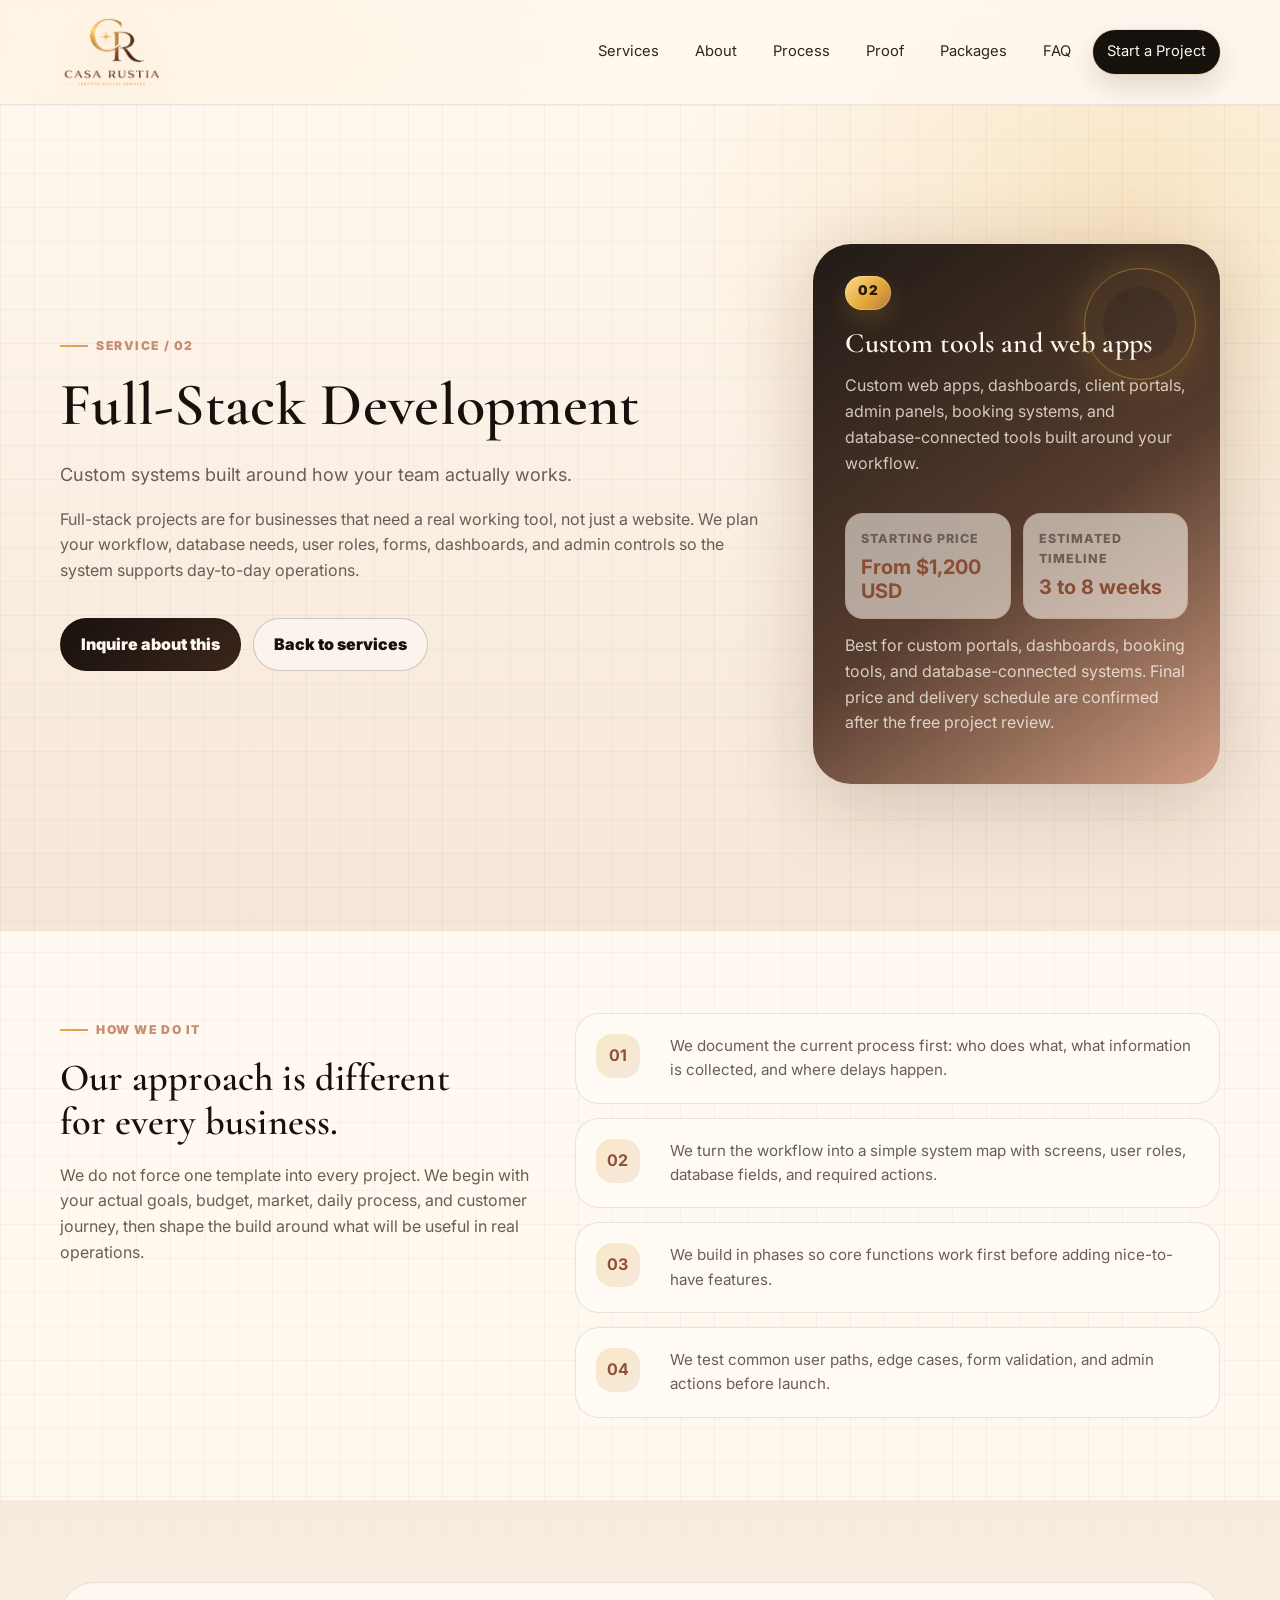
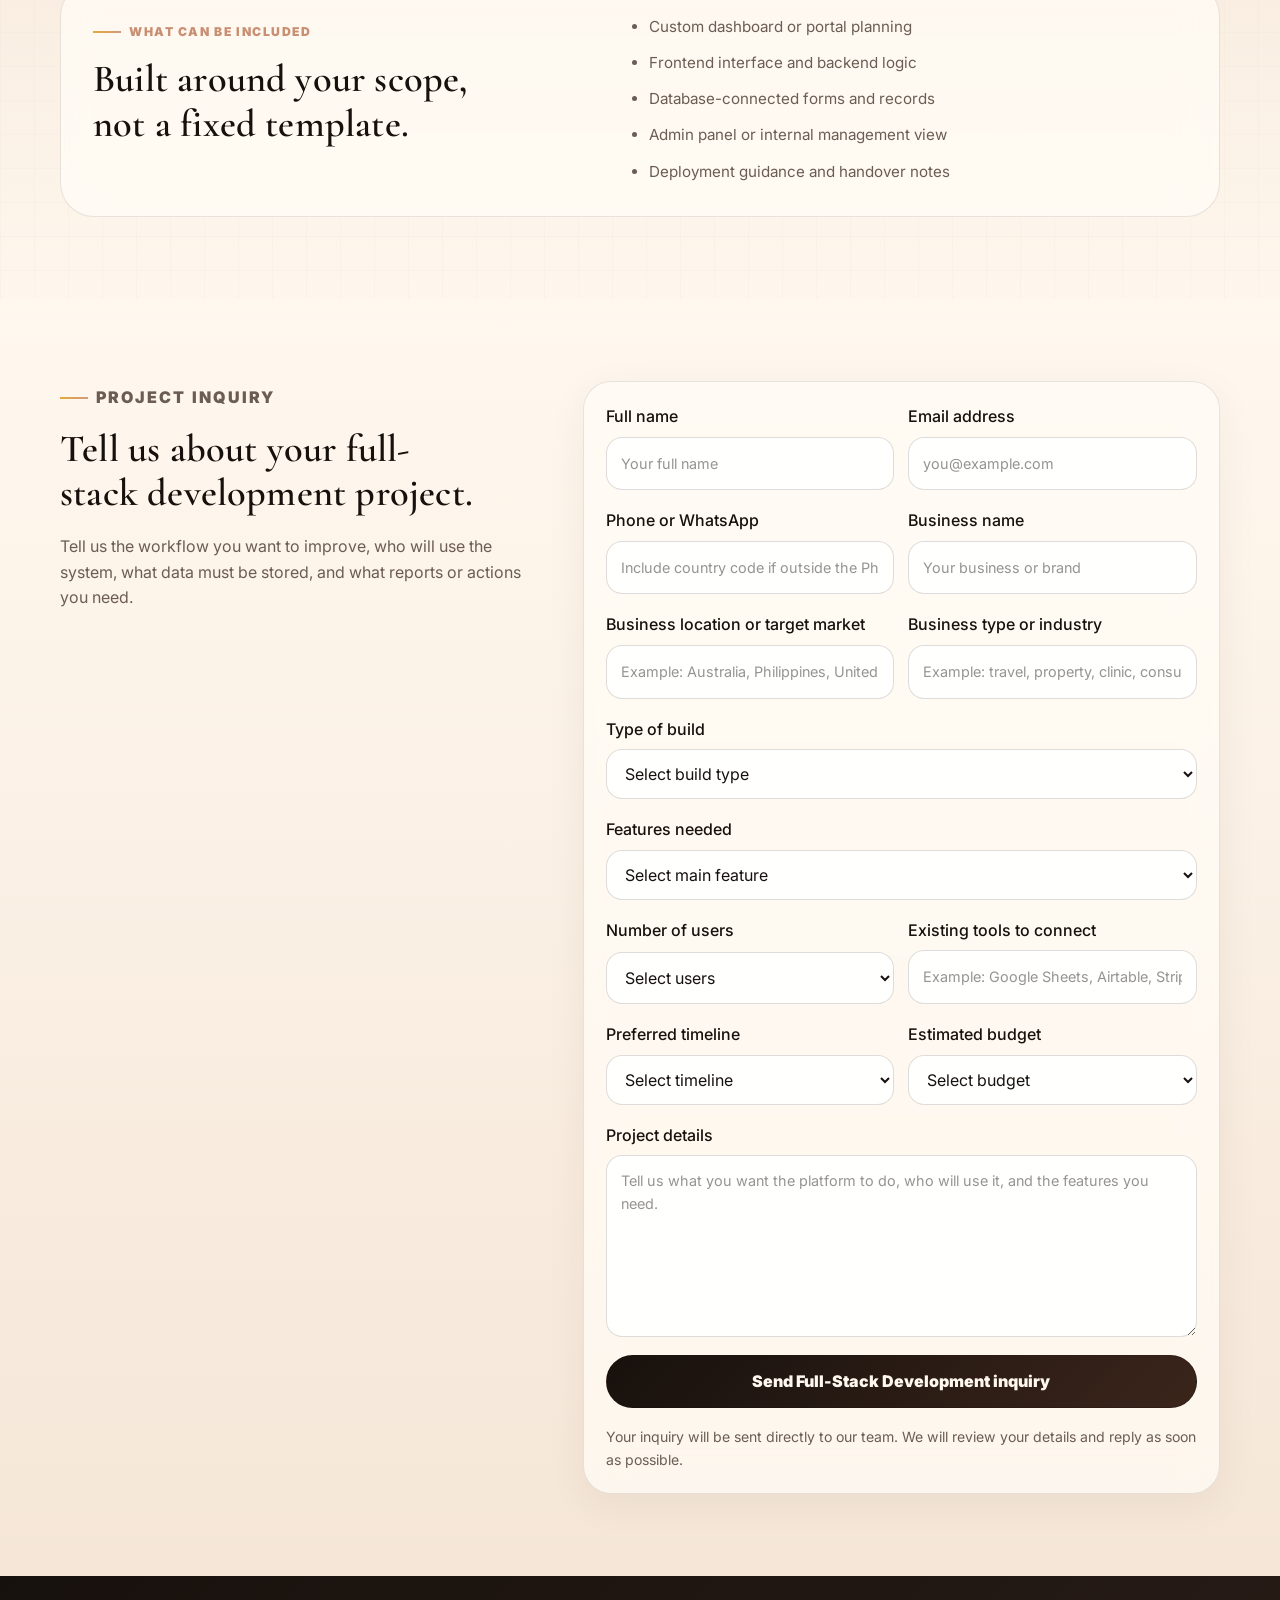
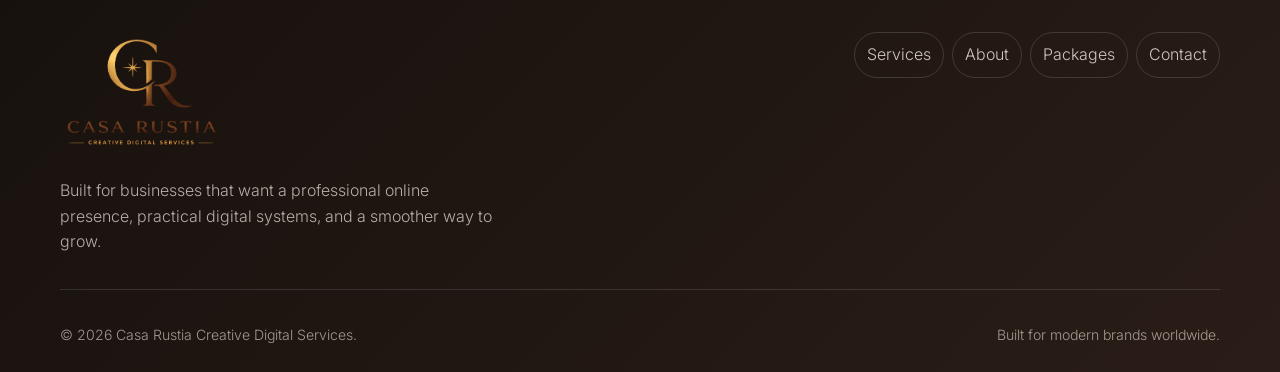
<file: full-stack-development.html>
<!DOCTYPE html>

<html lang="en">
<head>
<meta charset="utf-8"/>
<meta content="width=device-width, initial-scale=1" name="viewport"/>
<meta content="#111111" name="theme-color"/>
<meta content="Full-Stack Development by Casa Rustia Creative Digital Services. Custom systems built around how your team actually works." name="description"/>
<meta content="Full-Stack Development | Casa Rustia Creative Digital Services" property="og:title"/>
<meta content="Custom systems built around how your team actually works." property="og:description"/>
<meta content="website" property="og:type"/>
<meta content="https://casarustiadigital.com/full-stack-development.html" property="og:url"/>
<meta content="https://casarustiadigital.com/assets/casa-rustia-logo.png" property="og:image"/>
<title>Full-Stack Development | Casa Rustia Creative Digital Services</title>
<link href="https://casarustiadigital.com/full-stack-development.html" rel="canonical"/>
<link href="assets/casa-rustia-mark.png" rel="icon" type="image/png"/>
<link href="styles.css" rel="stylesheet"/>
</head>
<body>
<a class="skip-link" href="#main">Skip to main content</a>
<header class="site-header" data-header="">
<nav aria-label="Main navigation" class="nav container">
<a aria-label="Casa Rustia home" class="brand logo-brand" href="index.html"><img alt="Casa Rustia Creative Digital Services" decoding="async" height="628" src="assets/casa-rustia-logo.png" width="858"/></a>
<button aria-controls="nav-menu" aria-expanded="false" class="nav-toggle" data-nav-toggle="" type="button"><span class="sr-only">Open menu</span><span></span><span></span><span></span></button>
<div class="nav-menu" data-nav-menu="" id="nav-menu">
<a href="index.html#services">Services</a>
<a href="index.html#about">About</a>
<a href="index.html#process">Process</a>
<a href="index.html#proof">Proof</a>
<a href="index.html#pricing">Packages</a>
<a href="index.html#faq">FAQ</a>
<a class="nav-cta" href="contact.html">Start a Project</a>
</div>
</nav>
</header>
<main id="main">
<section aria-labelledby="product-title" class="section product-hero">
<div class="container product-hero-grid">
<div>
<p class="eyebrow">Service / 02</p>
<h1 id="product-title">Full-Stack Development</h1>
<p class="hero-text">Custom systems built around how your team actually works.</p>
<p class="product-description">Full-stack projects are for businesses that need a real working tool, not just a website. We plan your workflow, database needs, user roles, forms, dashboards, and admin controls so the system supports day-to-day operations.</p>
<div class="hero-actions"><a class="button button-primary" href="#product-form">Inquire about this</a><a class="button button-secondary" href="index.html#services">Back to services</a></div>
</div>
<aside aria-label="Full-Stack Development summary" class="product-summary">
<span aria-hidden="true" class="icon">02</span>
<h2>Custom tools and web apps</h2>
<p>Custom web apps, dashboards, client portals, admin panels, booking systems, and database-connected tools built around your workflow.</p>
<div aria-label="Estimated price and timeline" class="project-meta">
<div><span>Starting price</span><strong>From $1,200 USD</strong></div>
<div><span>Estimated timeline</span><strong>3 to 8 weeks</strong></div>
</div>
<p class="estimate-note">Best for custom portals, dashboards, booking tools, and database-connected systems. Final price and delivery schedule are confirmed after the free project review.</p>
</aside>
</div>
</section>
<section aria-labelledby="approach-title" class="section product-detail">
<div class="container detail-grid">
<div>
<p class="eyebrow">How we do it</p>
<h2 id="approach-title">Our approach is different for every business.</h2>
<p>We do not force one template into every project. We begin with your actual goals, budget, market, daily process, and customer journey, then shape the build around what will be useful in real operations.</p>
</div>
<div class="approach-list">
<div><strong>01</strong><p>We document the current process first: who does what, what information is collected, and where delays happen.</p></div><div><strong>02</strong><p>We turn the workflow into a simple system map with screens, user roles, database fields, and required actions.</p></div><div><strong>03</strong><p>We build in phases so core functions work first before adding nice-to-have features.</p></div><div><strong>04</strong><p>We test common user paths, edge cases, form validation, and admin actions before launch.</p></div>
</div>
</div>
</section>
<section aria-labelledby="included-title" class="section included-section">
<div class="container split-panel">
<div>
<p class="eyebrow">What can be included</p>
<h2 id="included-title">Built around your scope, not a fixed template.</h2>
</div>
<ul class="included-list">
<li>Custom dashboard or portal planning</li><li>Frontend interface and backend logic</li><li>Database-connected forms and records</li><li>Admin panel or internal management view</li><li>Deployment guidance and handover notes</li>
</ul>
</div>
</section>
<section aria-labelledby="form-title" class="section contact" id="product-form">
<div class="container contact-grid">
<div>
<p class="eyebrow">Project inquiry</p>
<h2 id="form-title">Tell us about your full-stack development project.</h2>
<p>Tell us the workflow you want to improve, who will use the system, what data must be stored, and what reports or actions you need.</p>
</div>
<form action="https://formsubmit.co/casarustia@gmail.com" class="contact-form smart-form" method="POST">
<input name="_subject" type="hidden" value="Casa Rustia Inquiry: Full-Stack Development"/>
<input name="_template" type="hidden" value="table"/>
<input name="_captcha" type="hidden" value="false"/>
<input name="_next" type="hidden" value="https://casarustiadigital.com/thank-you.html"/>
<input aria-hidden="true" autocomplete="off" class="form-honey" name="_honey" tabindex="-1" type="text"/>
<input name="Inquiry type" type="hidden" value="Service: Full-Stack Development"/>
<div class="form-row">
<label>Full name<input autocomplete="name" name="Full name" placeholder="Your full name" required="" type="text"/></label>
<label>Email address<input autocomplete="email" name="Email address" placeholder="you@example.com" required="" type="email"/></label>
</div>
<div class="form-row">
<label>Phone or WhatsApp<input autocomplete="tel" name="Phone or WhatsApp" placeholder="Include country code if outside the Philippines" type="tel"/></label>
<label>Business name<input name="Business name" placeholder="Your business or brand" type="text"/></label>
</div>
<div class="form-row">
<label>Business location or target market<input name="Business location or target market" placeholder="Example: Australia, Philippines, United States, global" type="text"/></label>
<label>Business type or industry<input name="Business type or industry" placeholder="Example: travel, property, clinic, consulting" type="text"/></label>
</div>
<label>Type of build<select name="Type of build" required=""><option value="">Select build type</option><option>Custom website with backend</option><option>Client portal</option><option>Booking platform</option><option>Admin dashboard</option><option>Internal business tool</option><option>Custom web application</option><option>Not sure yet</option></select></label>
<label>Features needed<select name="Features needed" required=""><option value="">Select main feature</option><option>User login</option><option>Database records</option><option>Admin dashboard</option><option>Booking or calendar</option><option>Payments or invoices</option><option>File uploads</option><option>Notifications</option><option>Multiple features</option></select></label>
<div class="form-row">
<label>Number of users<select name="Number of users" required=""><option value="">Select users</option><option>1 to 3</option><option>4 to 10</option><option>10+</option><option>Public users or clients</option><option>Not sure yet</option></select></label>
<label>Existing tools to connect<input name="Existing tools to connect" placeholder="Example: Google Sheets, Airtable, Stripe, Calendly" type="text"/></label>
</div>
<div class="form-row">
<label>Preferred timeline<select name="Preferred timeline" required=""><option value="">Select timeline</option><option>3 to 4 weeks</option><option>4 to 8 weeks</option><option>8+ weeks</option><option>Flexible</option></select></label>
<label>Estimated budget<select name="Estimated budget" required=""><option value="">Select budget</option><option>$1,500 to $3,000</option><option>$3,000 to $5,000</option><option>$5,000+</option><option>Not sure yet</option></select></label>
</div>
<label>Project details<textarea name="Project details" placeholder="Tell us what you want the platform to do, who will use it, and the features you need." required="" rows="6"></textarea></label>
<button class="button button-primary" type="submit">Send Full-Stack Development inquiry</button>
<p class="form-note">Your inquiry will be sent directly to our team. We will review your details and reply as soon as possible.</p>
</form>
</div>
</section>
</main>
<footer class="footer">
<div class="container footer-grid">
<div><a aria-label="Casa Rustia home" class="brand logo-brand" href="index.html"><img alt="Casa Rustia Creative Digital Services" decoding="async" height="628" src="assets/casa-rustia-logo.png" width="858"/></a><p>Built for businesses that want a professional online presence, practical digital systems, and a smoother way to grow.</p></div>
<div class="footer-links"><a href="index.html#services">Services</a><a href="index.html#about">About</a><a href="index.html#pricing">Packages</a><a href="contact.html">Contact</a></div>
</div>
<div class="container copyright"><span>© <span data-year=""></span> Casa Rustia Creative Digital Services.</span><span>Built for modern brands worldwide.</span></div>
</footer>
<script defer="" src="script.js"></script>
</body>
</html>
</file>
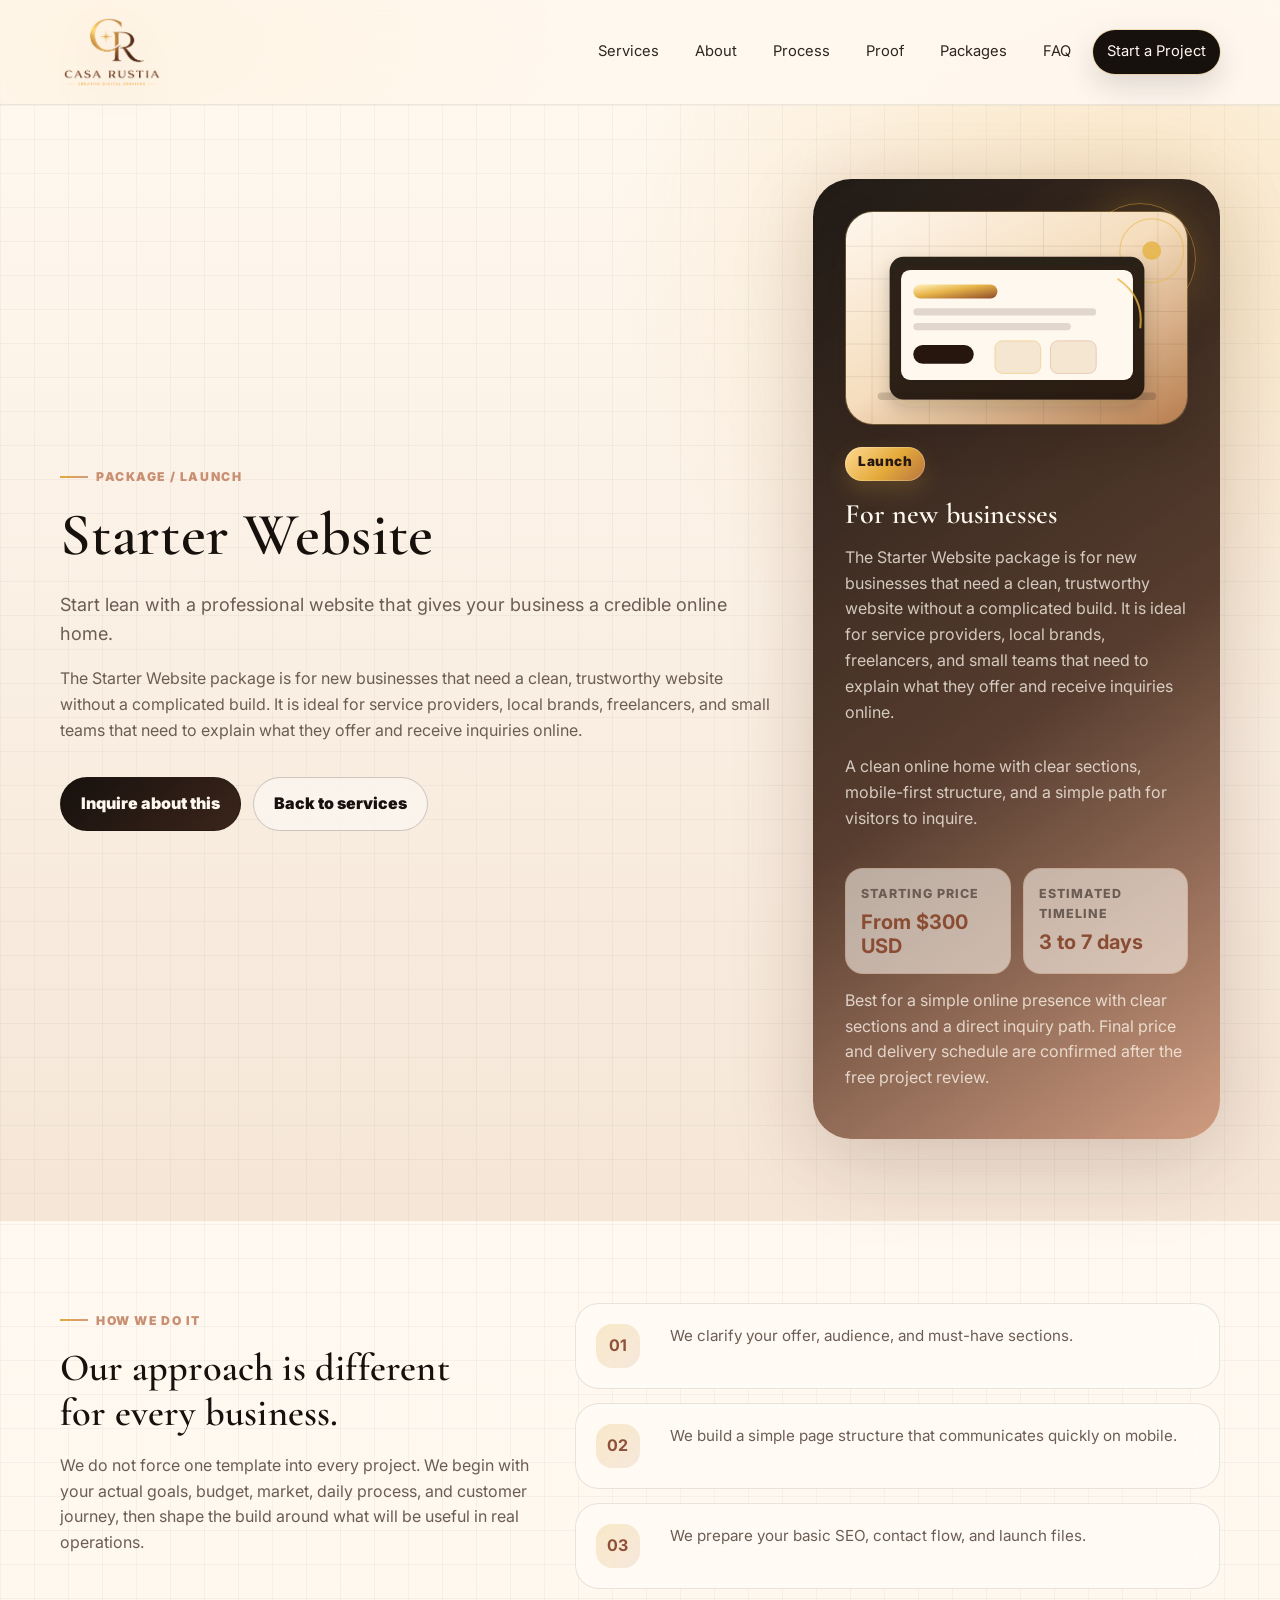
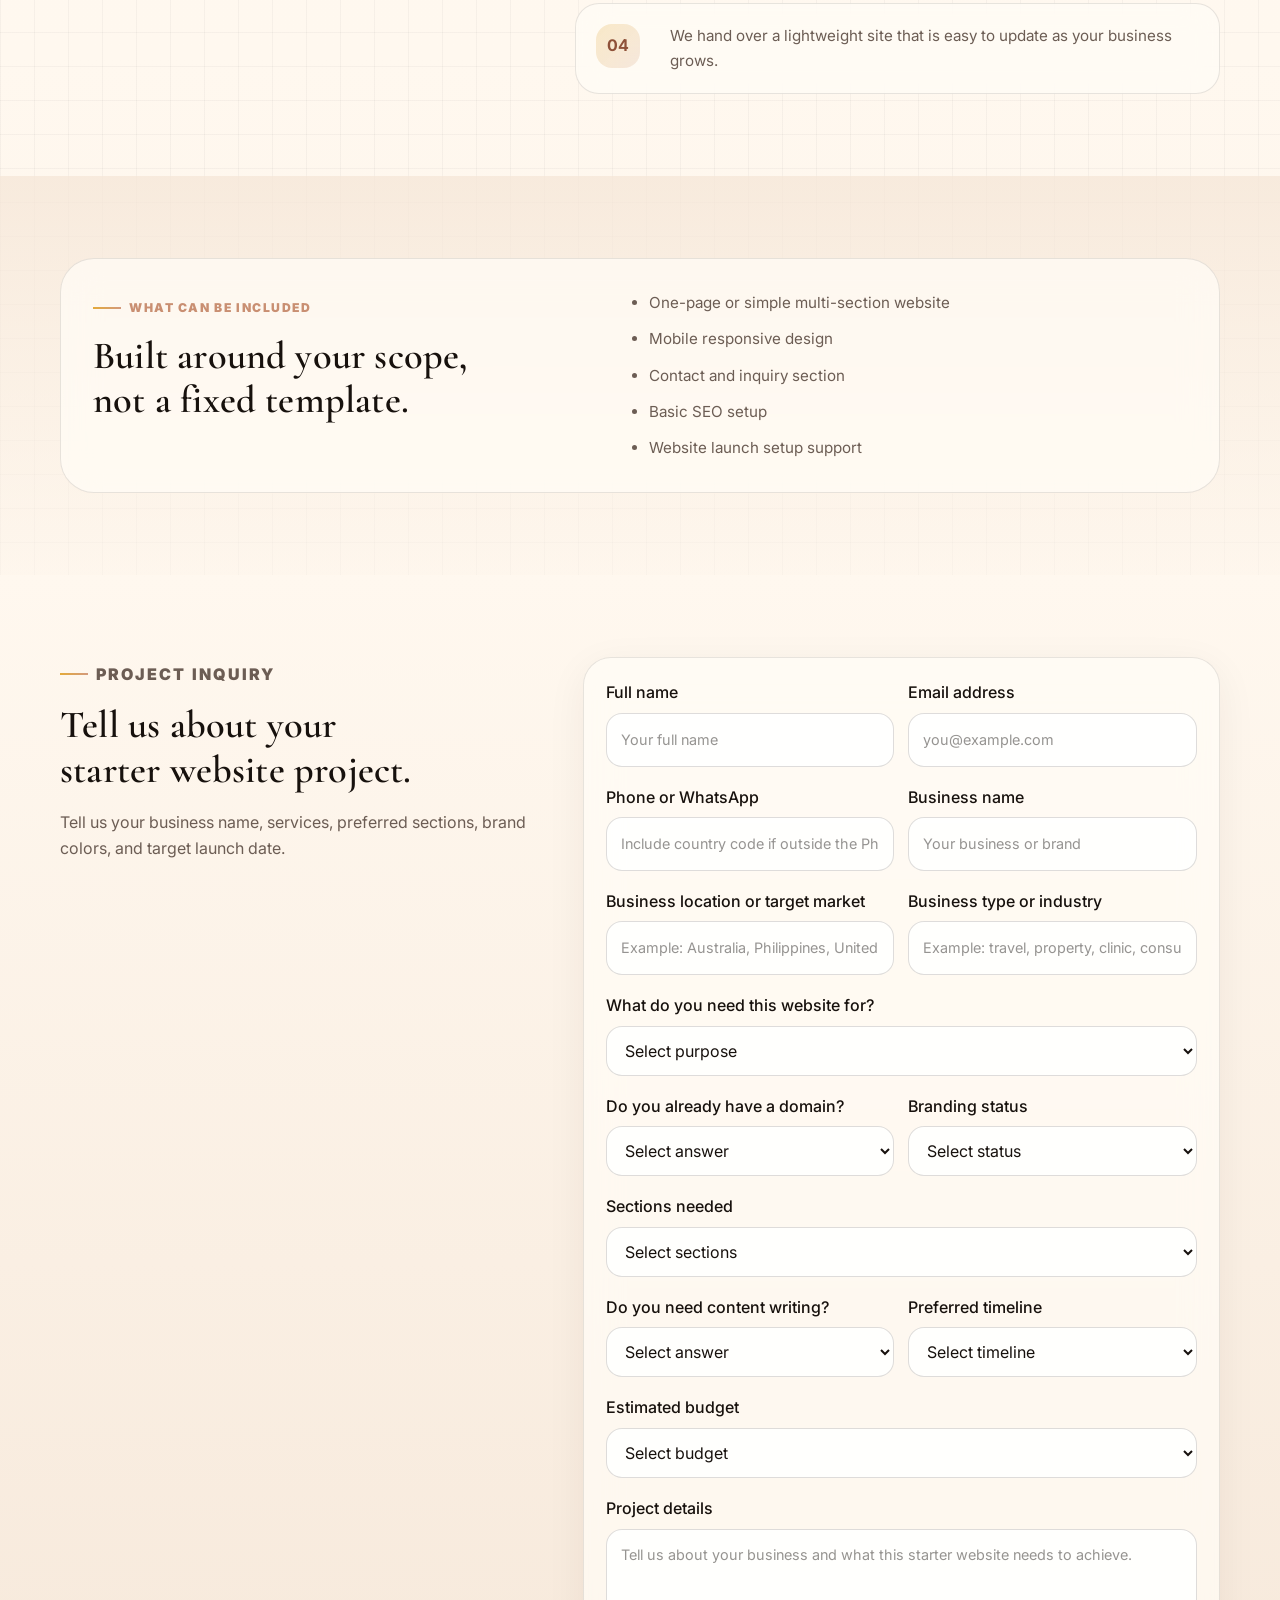
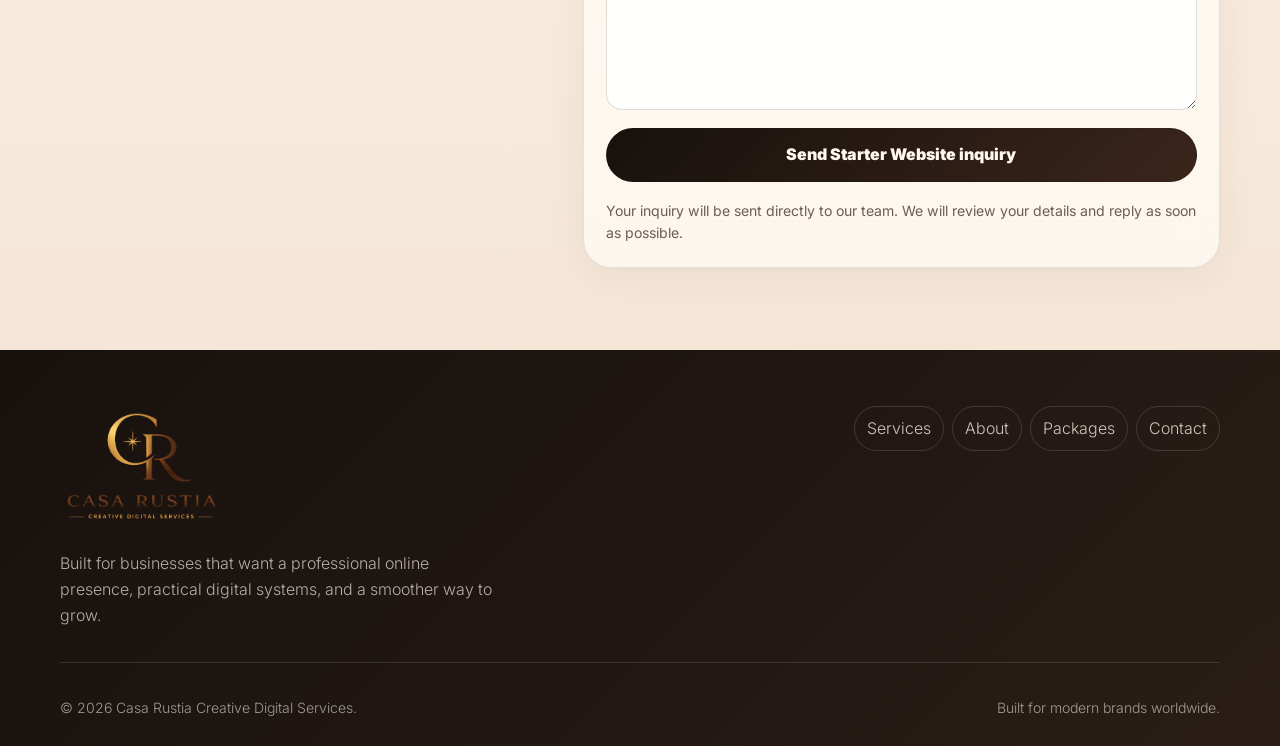
<file: starter-website.html>
<!DOCTYPE html>

<html lang="en">
<head>
<meta charset="utf-8"/>
<meta content="width=device-width, initial-scale=1" name="viewport"/>
<meta content="#111111" name="theme-color"/>
<meta content="Starter Website by Casa Rustia Creative Digital Services. Start lean with a professional website that gives your business a credible online home." name="description"/>
<meta content="Starter Website | Casa Rustia Creative Digital Services" property="og:title"/>
<meta content="Start lean with a professional website that gives your business a credible online home." property="og:description"/>
<meta content="website" property="og:type"/>
<meta content="https://casarustiadigital.com/starter-website.html" property="og:url"/>
<meta content="https://casarustiadigital.com/assets/casa-rustia-logo.png" property="og:image"/>
<title>Starter Website | Casa Rustia Creative Digital Services</title>
<link href="https://casarustiadigital.com/starter-website.html" rel="canonical"/>
<link href="assets/casa-rustia-mark.png" rel="icon" type="image/png"/>
<link href="styles.css" rel="stylesheet"/>
</head>
<body>
<a class="skip-link" href="#main">Skip to main content</a>
<header class="site-header" data-header="">
<nav aria-label="Main navigation" class="nav container">
<a aria-label="Casa Rustia home" class="brand logo-brand" href="index.html"><img alt="Casa Rustia Creative Digital Services" decoding="async" height="628" src="assets/casa-rustia-logo.png" width="858"/></a>
<button aria-controls="nav-menu" aria-expanded="false" class="nav-toggle" data-nav-toggle="" type="button"><span class="sr-only">Open menu</span><span></span><span></span><span></span></button>
<div class="nav-menu" data-nav-menu="" id="nav-menu">
<a href="index.html#services">Services</a>
<a href="index.html#about">About</a>
<a href="index.html#process">Process</a>
<a href="index.html#proof">Proof</a>
<a href="index.html#pricing">Packages</a>
<a href="index.html#faq">FAQ</a>
<a class="nav-cta" href="contact.html">Start a Project</a>
</div>
</nav>
</header>
<main id="main">
<section aria-labelledby="product-title" class="section product-hero">
<div class="container product-hero-grid">
<div>
<p class="eyebrow">Package / Launch</p>
<h1 id="product-title">Starter Website</h1>
<p class="hero-text">Start lean with a professional website that gives your business a credible online home.</p>
<p class="product-description">The Starter Website package is for new businesses that need a clean, trustworthy website without a complicated build. It is ideal for service providers, local brands, freelancers, and small teams that need to explain what they offer and receive inquiries online.</p>
<div class="hero-actions"><a class="button button-primary" href="#product-form">Inquire about this</a><a class="button button-secondary" href="index.html#services">Back to services</a></div>
</div>
<aside aria-label="Starter Website summary" class="product-summary">
<div class="package-page-banner"><img alt="Starter website package banner" decoding="async" loading="eager" src="assets/banner-starter-website.svg"/></div>
<span aria-hidden="true" class="icon">Launch</span>
<h2>For new businesses</h2>
<p>The Starter Website package is for new businesses that need a clean, trustworthy website without a complicated build. It is ideal for service providers, local brands, freelancers, and small teams that need to explain what they offer and receive inquiries online.</p>
<p class="package-banner-copy">A clean online home with clear sections, mobile-first structure, and a simple path for visitors to inquire.</p>
<div aria-label="Estimated price and timeline" class="project-meta">
<div><span>Starting price</span><strong>From $300 USD</strong></div>
<div><span>Estimated timeline</span><strong>3 to 7 days</strong></div>
</div>
<p class="estimate-note">Best for a simple online presence with clear sections and a direct inquiry path. Final price and delivery schedule are confirmed after the free project review.</p>
</aside>
</div>
</section>
<section aria-labelledby="approach-title" class="section product-detail">
<div class="container detail-grid">
<div>
<p class="eyebrow">How we do it</p>
<h2 id="approach-title">Our approach is different for every business.</h2>
<p>We do not force one template into every project. We begin with your actual goals, budget, market, daily process, and customer journey, then shape the build around what will be useful in real operations.</p>
</div>
<div class="approach-list">
<div><strong>01</strong><p>We clarify your offer, audience, and must-have sections.</p></div><div><strong>02</strong><p>We build a simple page structure that communicates quickly on mobile.</p></div><div><strong>03</strong><p>We prepare your basic SEO, contact flow, and launch files.</p></div><div><strong>04</strong><p>We hand over a lightweight site that is easy to update as your business grows.</p></div>
</div>
</div>
</section>
<section aria-labelledby="included-title" class="section included-section">
<div class="container split-panel">
<div>
<p class="eyebrow">What can be included</p>
<h2 id="included-title">Built around your scope, not a fixed template.</h2>
</div>
<ul class="included-list">
<li>One-page or simple multi-section website</li><li>Mobile responsive design</li><li>Contact and inquiry section</li><li>Basic SEO setup</li><li>Website launch setup support</li>
</ul>
</div>
</section>
<section aria-labelledby="form-title" class="section contact" id="product-form">
<div class="container contact-grid">
<div>
<p class="eyebrow">Project inquiry</p>
<h2 id="form-title">Tell us about your starter website project.</h2>
<p>Tell us your business name, services, preferred sections, brand colors, and target launch date.</p>
</div>
<form action="https://formsubmit.co/casarustia@gmail.com" class="contact-form smart-form" method="POST">
<input name="_subject" type="hidden" value="Casa Rustia Inquiry: Starter Website"/>
<input name="_template" type="hidden" value="table"/>
<input name="_captcha" type="hidden" value="false"/>
<input name="_next" type="hidden" value="https://casarustiadigital.com/thank-you.html"/>
<input aria-hidden="true" autocomplete="off" class="form-honey" name="_honey" tabindex="-1" type="text"/>
<input name="Inquiry type" type="hidden" value="Package: Starter Website"/>
<div class="form-row">
<label>Full name<input autocomplete="name" name="Full name" placeholder="Your full name" required="" type="text"/></label>
<label>Email address<input autocomplete="email" name="Email address" placeholder="you@example.com" required="" type="email"/></label>
</div>
<div class="form-row">
<label>Phone or WhatsApp<input autocomplete="tel" name="Phone or WhatsApp" placeholder="Include country code if outside the Philippines" type="tel"/></label>
<label>Business name<input name="Business name" placeholder="Your business or brand" type="text"/></label>
</div>
<div class="form-row">
<label>Business location or target market<input name="Business location or target market" placeholder="Example: Australia, Philippines, United States, global" type="text"/></label>
<label>Business type or industry<input name="Business type or industry" placeholder="Example: travel, property, clinic, consulting" type="text"/></label>
</div>
<label>What do you need this website for?<select name="Website purpose" required=""><option value="">Select purpose</option><option>Business profile</option><option>Portfolio</option><option>Service page</option><option>Landing page</option><option>Personal brand</option><option>Online presence</option></select></label>
<div class="form-row">
<label>Do you already have a domain?<select name="Domain status" required=""><option value="">Select answer</option><option>Yes</option><option>No</option><option>Not yet, I need help</option></select></label>
<label>Branding status<select name="Branding status" required=""><option value="">Select status</option><option>I have a logo and colors</option><option>I have a logo only</option><option>I have photos and content</option><option>None yet</option></select></label>
</div>
<label>Sections needed<select name="Sections needed" required=""><option value="">Select sections</option><option>Home, About, Services, Contact</option><option>Home, Services, Gallery, Contact</option><option>Landing page only</option><option>I need help choosing sections</option></select></label>
<div class="form-row">
<label>Do you need content writing?<select name="Content writing needed" required=""><option value="">Select answer</option><option>Yes</option><option>No, I have text ready</option><option>Partly</option></select></label>
<label>Preferred timeline<select name="Preferred timeline" required=""><option value="">Select timeline</option><option>3 to 7 days</option><option>1 to 2 weeks</option><option>Flexible</option></select></label>
</div>
<label>Estimated budget<select name="Estimated budget" required=""><option value="">Select budget</option><option>$150 to $300</option><option>$300 to $500</option><option>Not sure yet</option></select></label>
<label>Project details<textarea name="Project details" placeholder="Tell us about your business and what this starter website needs to achieve." required="" rows="6"></textarea></label>
<button class="button button-primary" type="submit">Send Starter Website inquiry</button>
<p class="form-note">Your inquiry will be sent directly to our team. We will review your details and reply as soon as possible.</p>
</form>
</div>
</section>
</main>
<footer class="footer">
<div class="container footer-grid">
<div><a aria-label="Casa Rustia home" class="brand logo-brand" href="index.html"><img alt="Casa Rustia Creative Digital Services" decoding="async" height="628" src="assets/casa-rustia-logo.png" width="858"/></a><p>Built for businesses that want a professional online presence, practical digital systems, and a smoother way to grow.</p></div>
<div class="footer-links"><a href="index.html#services">Services</a><a href="index.html#about">About</a><a href="index.html#pricing">Packages</a><a href="contact.html">Contact</a></div>
</div>
<div class="container copyright"><span>© <span data-year=""></span> Casa Rustia Creative Digital Services.</span><span>Built for modern brands worldwide.</span></div>
</footer>
<script defer="" src="script.js"></script>
</body>
</html>
</file>
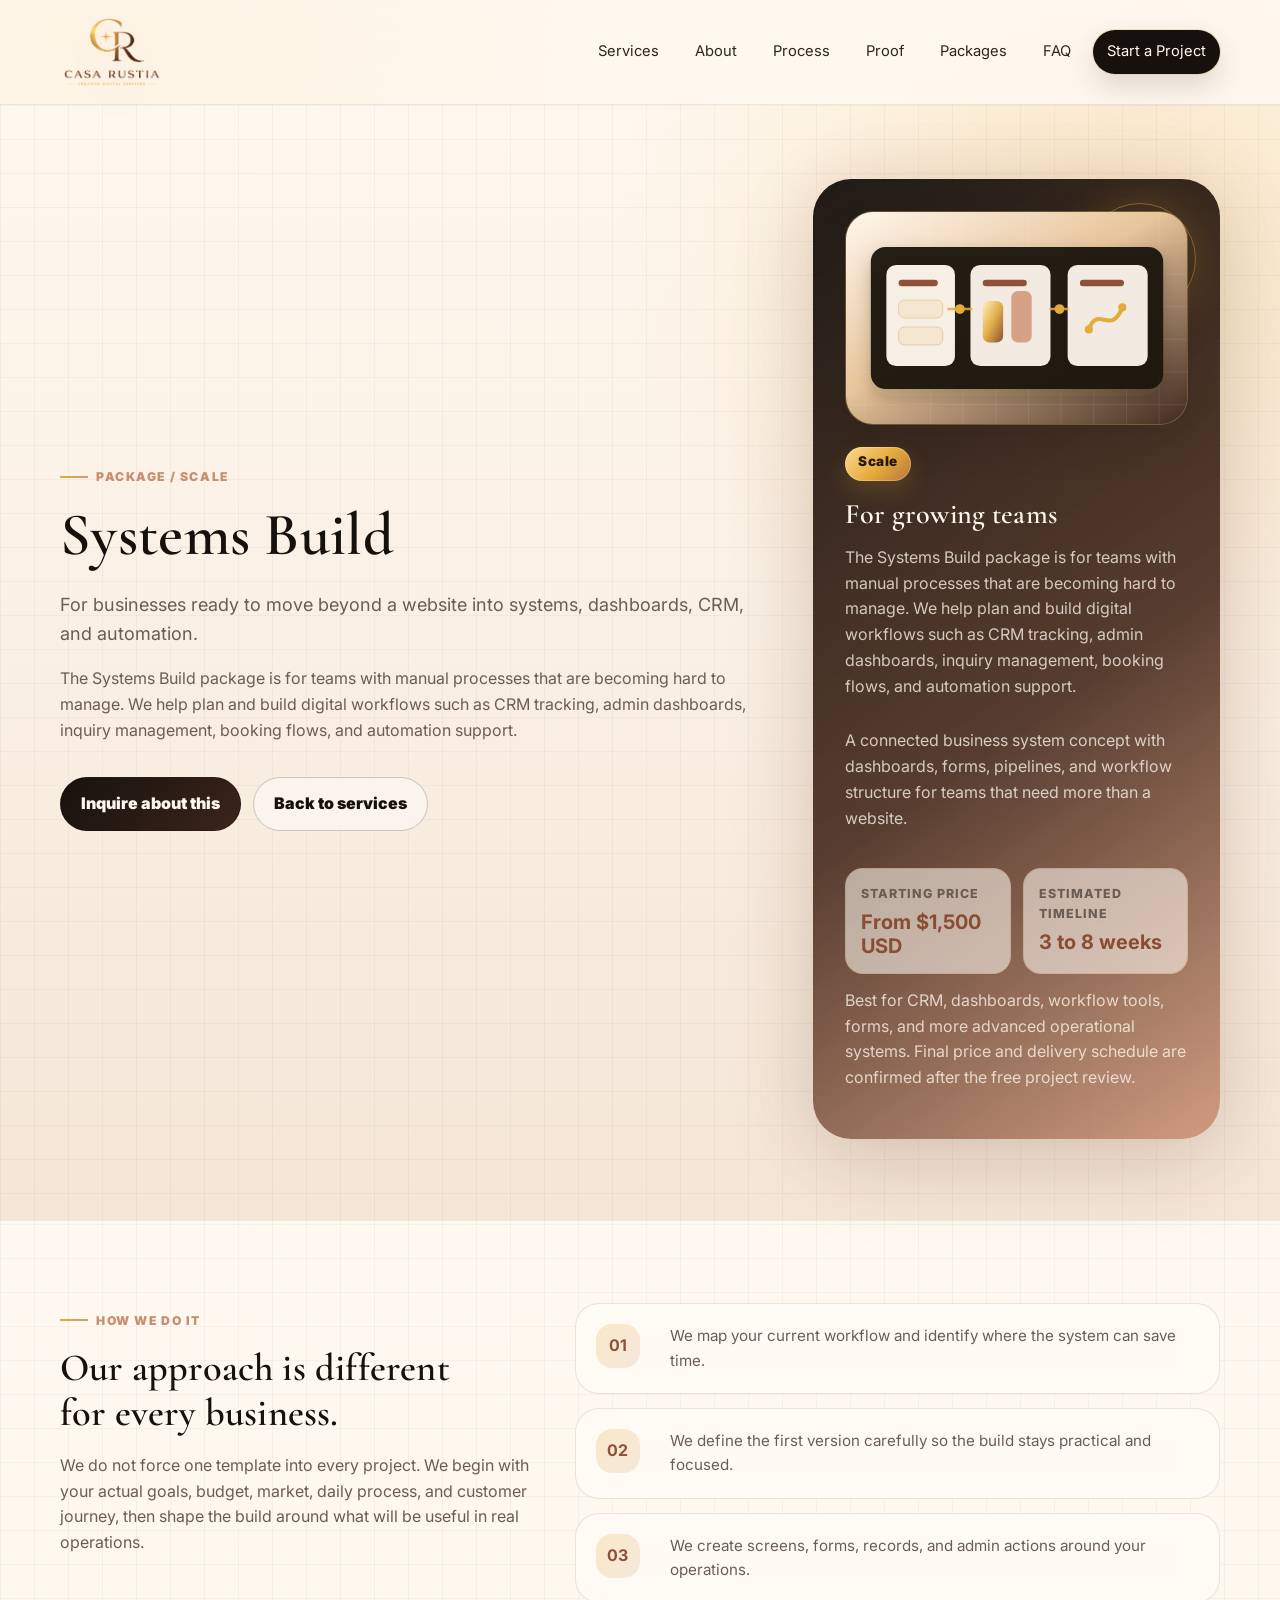
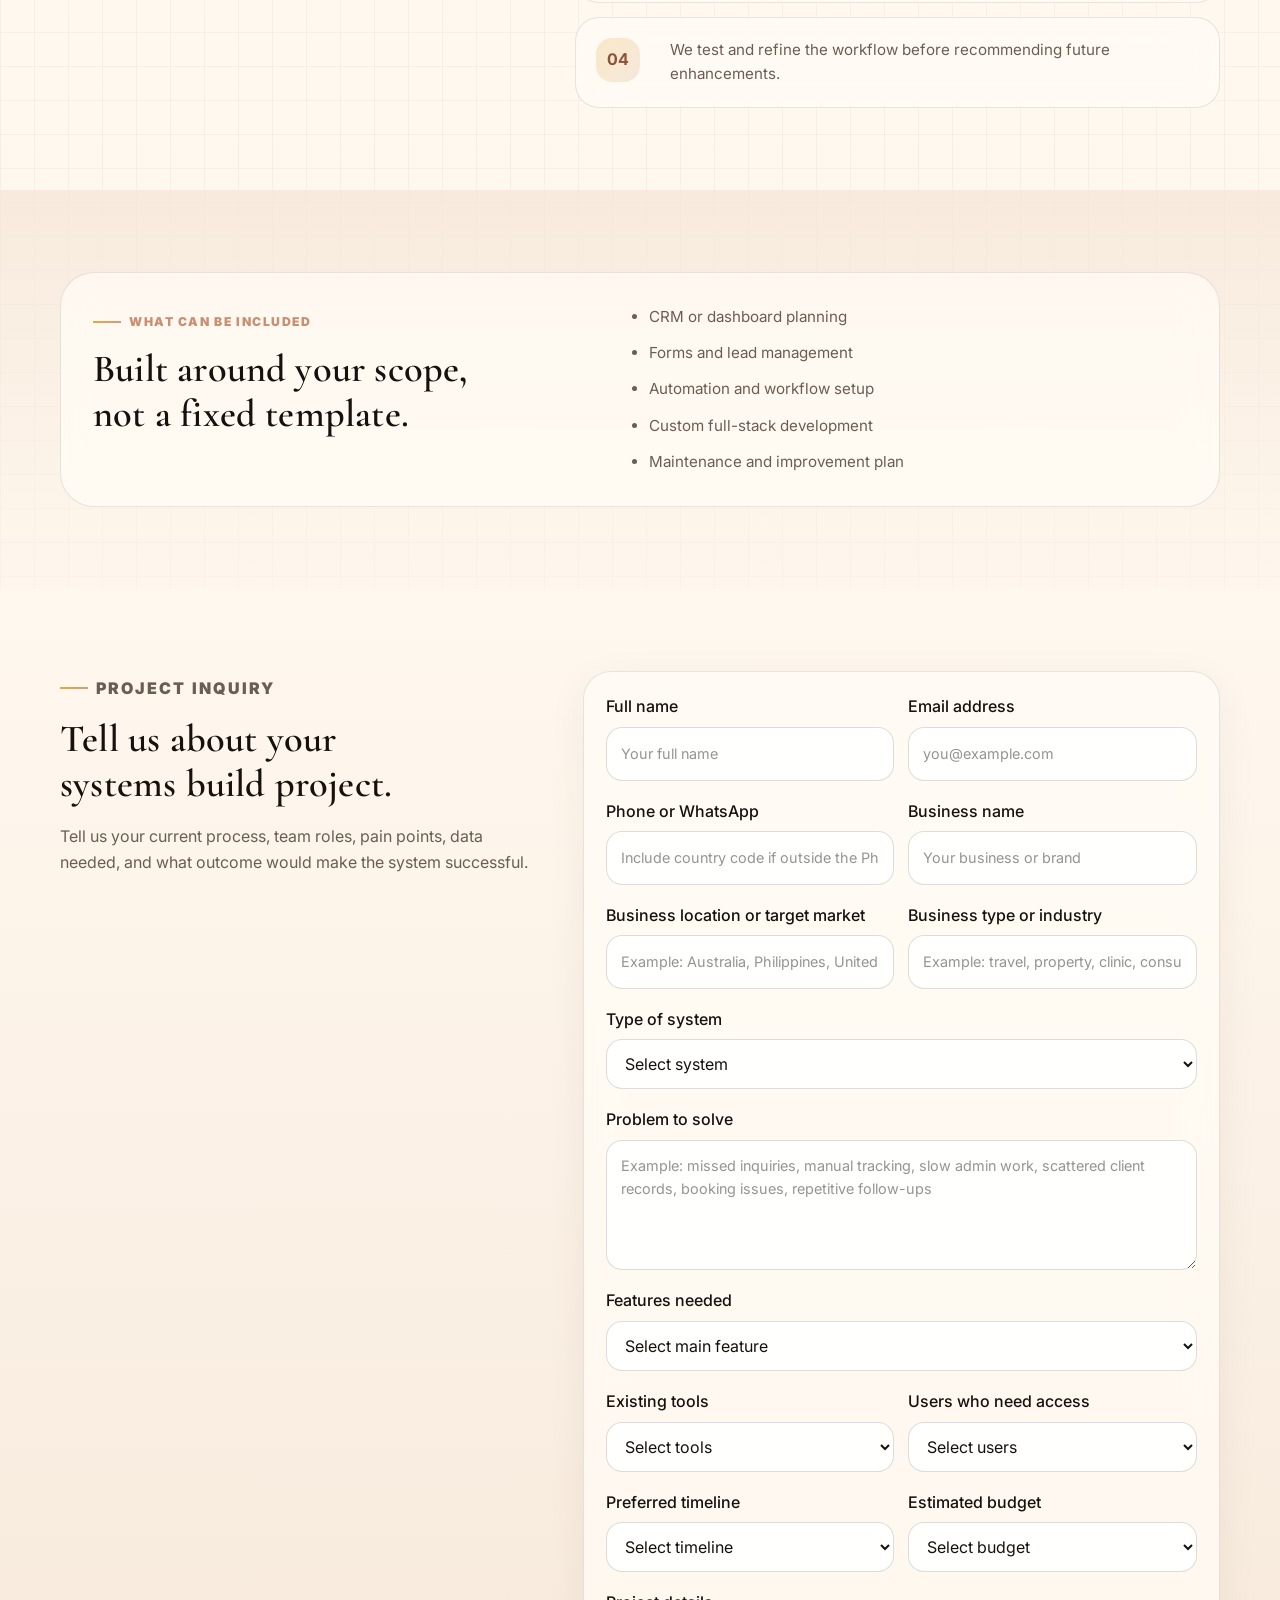
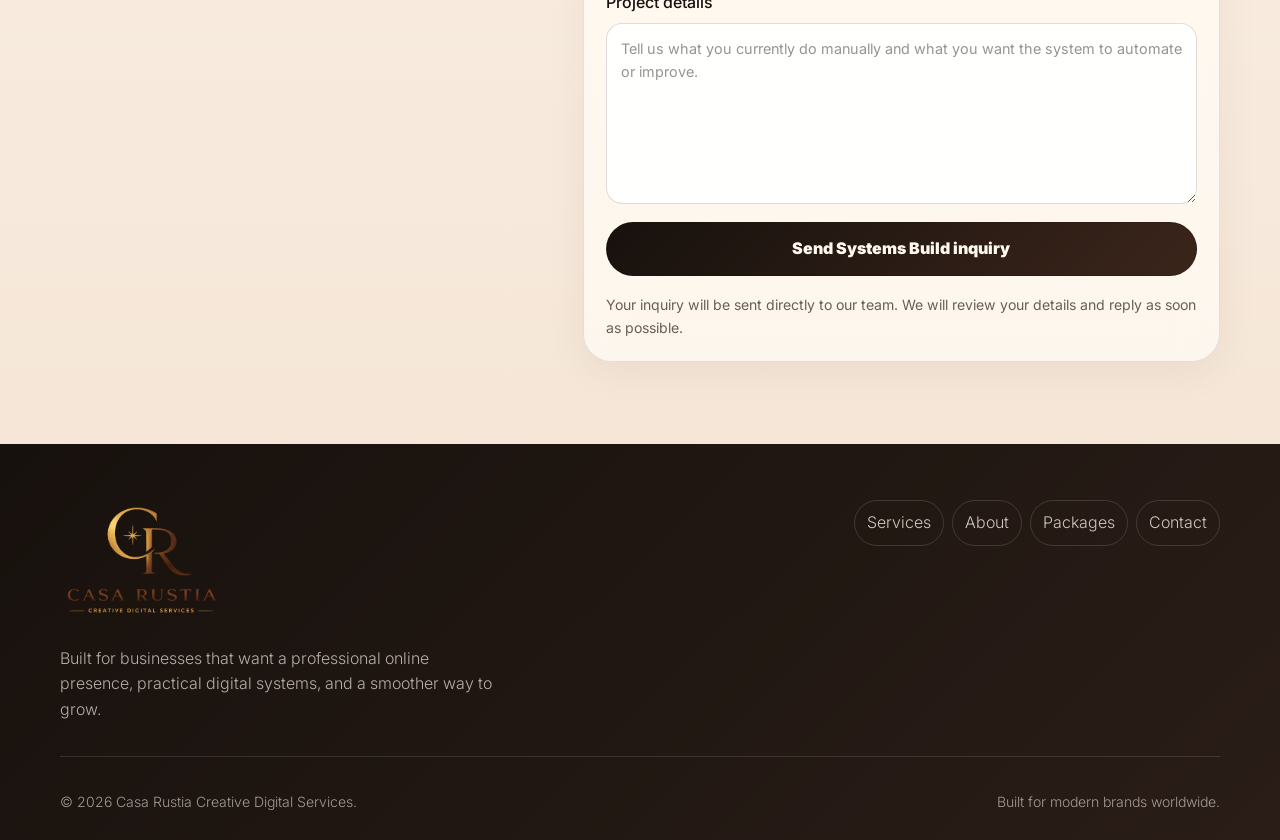
<file: systems-build.html>
<!DOCTYPE html>

<html lang="en">
<head>
<meta charset="utf-8"/>
<meta content="width=device-width, initial-scale=1" name="viewport"/>
<meta content="#111111" name="theme-color"/>
<meta content="Systems Build by Casa Rustia Creative Digital Services. For businesses ready to move beyond a website into systems, dashboards, CRM, and automation." name="description"/>
<meta content="Systems Build | Casa Rustia Creative Digital Services" property="og:title"/>
<meta content="For businesses ready to move beyond a website into systems, dashboards, CRM, and automation." property="og:description"/>
<meta content="website" property="og:type"/>
<meta content="https://casarustiadigital.com/systems-build.html" property="og:url"/>
<meta content="https://casarustiadigital.com/assets/casa-rustia-logo.png" property="og:image"/>
<title>Systems Build | Casa Rustia Creative Digital Services</title>
<link href="https://casarustiadigital.com/systems-build.html" rel="canonical"/>
<link href="assets/casa-rustia-mark.png" rel="icon" type="image/png"/>
<link href="styles.css" rel="stylesheet"/>
</head>
<body>
<a class="skip-link" href="#main">Skip to main content</a>
<header class="site-header" data-header="">
<nav aria-label="Main navigation" class="nav container">
<a aria-label="Casa Rustia home" class="brand logo-brand" href="index.html"><img alt="Casa Rustia Creative Digital Services" decoding="async" height="628" src="assets/casa-rustia-logo.png" width="858"/></a>
<button aria-controls="nav-menu" aria-expanded="false" class="nav-toggle" data-nav-toggle="" type="button"><span class="sr-only">Open menu</span><span></span><span></span><span></span></button>
<div class="nav-menu" data-nav-menu="" id="nav-menu">
<a href="index.html#services">Services</a>
<a href="index.html#about">About</a>
<a href="index.html#process">Process</a>
<a href="index.html#proof">Proof</a>
<a href="index.html#pricing">Packages</a>
<a href="index.html#faq">FAQ</a>
<a class="nav-cta" href="contact.html">Start a Project</a>
</div>
</nav>
</header>
<main id="main">
<section aria-labelledby="product-title" class="section product-hero">
<div class="container product-hero-grid">
<div>
<p class="eyebrow">Package / Scale</p>
<h1 id="product-title">Systems Build</h1>
<p class="hero-text">For businesses ready to move beyond a website into systems, dashboards, CRM, and automation.</p>
<p class="product-description">The Systems Build package is for teams with manual processes that are becoming hard to manage. We help plan and build digital workflows such as CRM tracking, admin dashboards, inquiry management, booking flows, and automation support.</p>
<div class="hero-actions"><a class="button button-primary" href="#product-form">Inquire about this</a><a class="button button-secondary" href="index.html#services">Back to services</a></div>
</div>
<aside aria-label="Systems Build summary" class="product-summary">
<div class="package-page-banner"><img alt="Systems build package banner" decoding="async" loading="eager" src="assets/banner-systems-build.svg"/></div>
<span aria-hidden="true" class="icon">Scale</span>
<h2>For growing teams</h2>
<p>The Systems Build package is for teams with manual processes that are becoming hard to manage. We help plan and build digital workflows such as CRM tracking, admin dashboards, inquiry management, booking flows, and automation support.</p>
<p class="package-banner-copy">A connected business system concept with dashboards, forms, pipelines, and workflow structure for teams that need more than a website.</p>
<div aria-label="Estimated price and timeline" class="project-meta">
<div><span>Starting price</span><strong>From $1,500 USD</strong></div>
<div><span>Estimated timeline</span><strong>3 to 8 weeks</strong></div>
</div>
<p class="estimate-note">Best for CRM, dashboards, workflow tools, forms, and more advanced operational systems. Final price and delivery schedule are confirmed after the free project review.</p>
</aside>
</div>
</section>
<section aria-labelledby="approach-title" class="section product-detail">
<div class="container detail-grid">
<div>
<p class="eyebrow">How we do it</p>
<h2 id="approach-title">Our approach is different for every business.</h2>
<p>We do not force one template into every project. We begin with your actual goals, budget, market, daily process, and customer journey, then shape the build around what will be useful in real operations.</p>
</div>
<div class="approach-list">
<div><strong>01</strong><p>We map your current workflow and identify where the system can save time.</p></div><div><strong>02</strong><p>We define the first version carefully so the build stays practical and focused.</p></div><div><strong>03</strong><p>We create screens, forms, records, and admin actions around your operations.</p></div><div><strong>04</strong><p>We test and refine the workflow before recommending future enhancements.</p></div>
</div>
</div>
</section>
<section aria-labelledby="included-title" class="section included-section">
<div class="container split-panel">
<div>
<p class="eyebrow">What can be included</p>
<h2 id="included-title">Built around your scope, not a fixed template.</h2>
</div>
<ul class="included-list">
<li>CRM or dashboard planning</li><li>Forms and lead management</li><li>Automation and workflow setup</li><li>Custom full-stack development</li><li>Maintenance and improvement plan</li>
</ul>
</div>
</section>
<section aria-labelledby="form-title" class="section contact" id="product-form">
<div class="container contact-grid">
<div>
<p class="eyebrow">Project inquiry</p>
<h2 id="form-title">Tell us about your systems build project.</h2>
<p>Tell us your current process, team roles, pain points, data needed, and what outcome would make the system successful.</p>
</div>
<form action="https://formsubmit.co/casarustia@gmail.com" class="contact-form smart-form" method="POST">
<input name="_subject" type="hidden" value="Casa Rustia Inquiry: Systems Build"/>
<input name="_template" type="hidden" value="table"/>
<input name="_captcha" type="hidden" value="false"/>
<input name="_next" type="hidden" value="https://casarustiadigital.com/thank-you.html"/>
<input aria-hidden="true" autocomplete="off" class="form-honey" name="_honey" tabindex="-1" type="text"/>
<input name="Inquiry type" type="hidden" value="Package: Systems Build"/>
<div class="form-row">
<label>Full name<input autocomplete="name" name="Full name" placeholder="Your full name" required="" type="text"/></label>
<label>Email address<input autocomplete="email" name="Email address" placeholder="you@example.com" required="" type="email"/></label>
</div>
<div class="form-row">
<label>Phone or WhatsApp<input autocomplete="tel" name="Phone or WhatsApp" placeholder="Include country code if outside the Philippines" type="tel"/></label>
<label>Business name<input name="Business name" placeholder="Your business or brand" type="text"/></label>
</div>
<div class="form-row">
<label>Business location or target market<input name="Business location or target market" placeholder="Example: Australia, Philippines, United States, global" type="text"/></label>
<label>Business type or industry<input name="Business type or industry" placeholder="Example: travel, property, clinic, consulting" type="text"/></label>
</div>
<label>Type of system<select name="Type of system" required=""><option value="">Select system</option><option>CRM system</option><option>Booking system</option><option>Client portal</option><option>Admin dashboard</option><option>Internal business tool</option><option>Automation workflow</option><option>Custom web application</option><option>Not sure yet</option></select></label>
<label>Problem to solve<textarea name="Problem to solve" placeholder="Example: missed inquiries, manual tracking, slow admin work, scattered client records, booking issues, repetitive follow-ups" required="" rows="4"></textarea></label>
<label>Features needed<select name="Features needed" required=""><option value="">Select main feature</option><option>Login access</option><option>Client records</option><option>Booking calendar</option><option>Inquiry tracking</option><option>Payment tracking</option><option>Email or SMS reminders</option><option>Dashboard reports</option><option>Multiple features</option></select></label>
<div class="form-row">
<label>Existing tools<select name="Existing tools" required=""><option value="">Select tools</option><option>Google Sheets</option><option>Airtable</option><option>Notion</option><option>GoHighLevel</option><option>HubSpot</option><option>Cloudbeds</option><option>Calendly</option><option>None yet</option><option>Other</option></select></label>
<label>Users who need access<select name="Users who need access" required=""><option value="">Select users</option><option>1 to 3</option><option>4 to 10</option><option>10+</option><option>Not sure yet</option></select></label>
</div>
<div class="form-row">
<label>Preferred timeline<select name="Preferred timeline" required=""><option value="">Select timeline</option><option>3 to 4 weeks</option><option>4 to 8 weeks</option><option>Flexible</option></select></label>
<label>Estimated budget<select name="Estimated budget" required=""><option value="">Select budget</option><option>$1,500 to $3,000</option><option>$3,000 to $5,000</option><option>$5,000+</option><option>Not sure yet</option></select></label>
</div>
<label>Project details<textarea name="Project details" placeholder="Tell us what you currently do manually and what you want the system to automate or improve." required="" rows="6"></textarea></label>
<button class="button button-primary" type="submit">Send Systems Build inquiry</button>
<p class="form-note">Your inquiry will be sent directly to our team. We will review your details and reply as soon as possible.</p>
</form>
</div>
</section>
</main>
<footer class="footer">
<div class="container footer-grid">
<div><a aria-label="Casa Rustia home" class="brand logo-brand" href="index.html"><img alt="Casa Rustia Creative Digital Services" decoding="async" height="628" src="assets/casa-rustia-logo.png" width="858"/></a><p>Built for businesses that want a professional online presence, practical digital systems, and a smoother way to grow.</p></div>
<div class="footer-links"><a href="index.html#services">Services</a><a href="index.html#about">About</a><a href="index.html#pricing">Packages</a><a href="contact.html">Contact</a></div>
</div>
<div class="container copyright"><span>© <span data-year=""></span> Casa Rustia Creative Digital Services.</span><span>Built for modern brands worldwide.</span></div>
</footer>
<script defer="" src="script.js"></script>
</body>
</html>
</file>
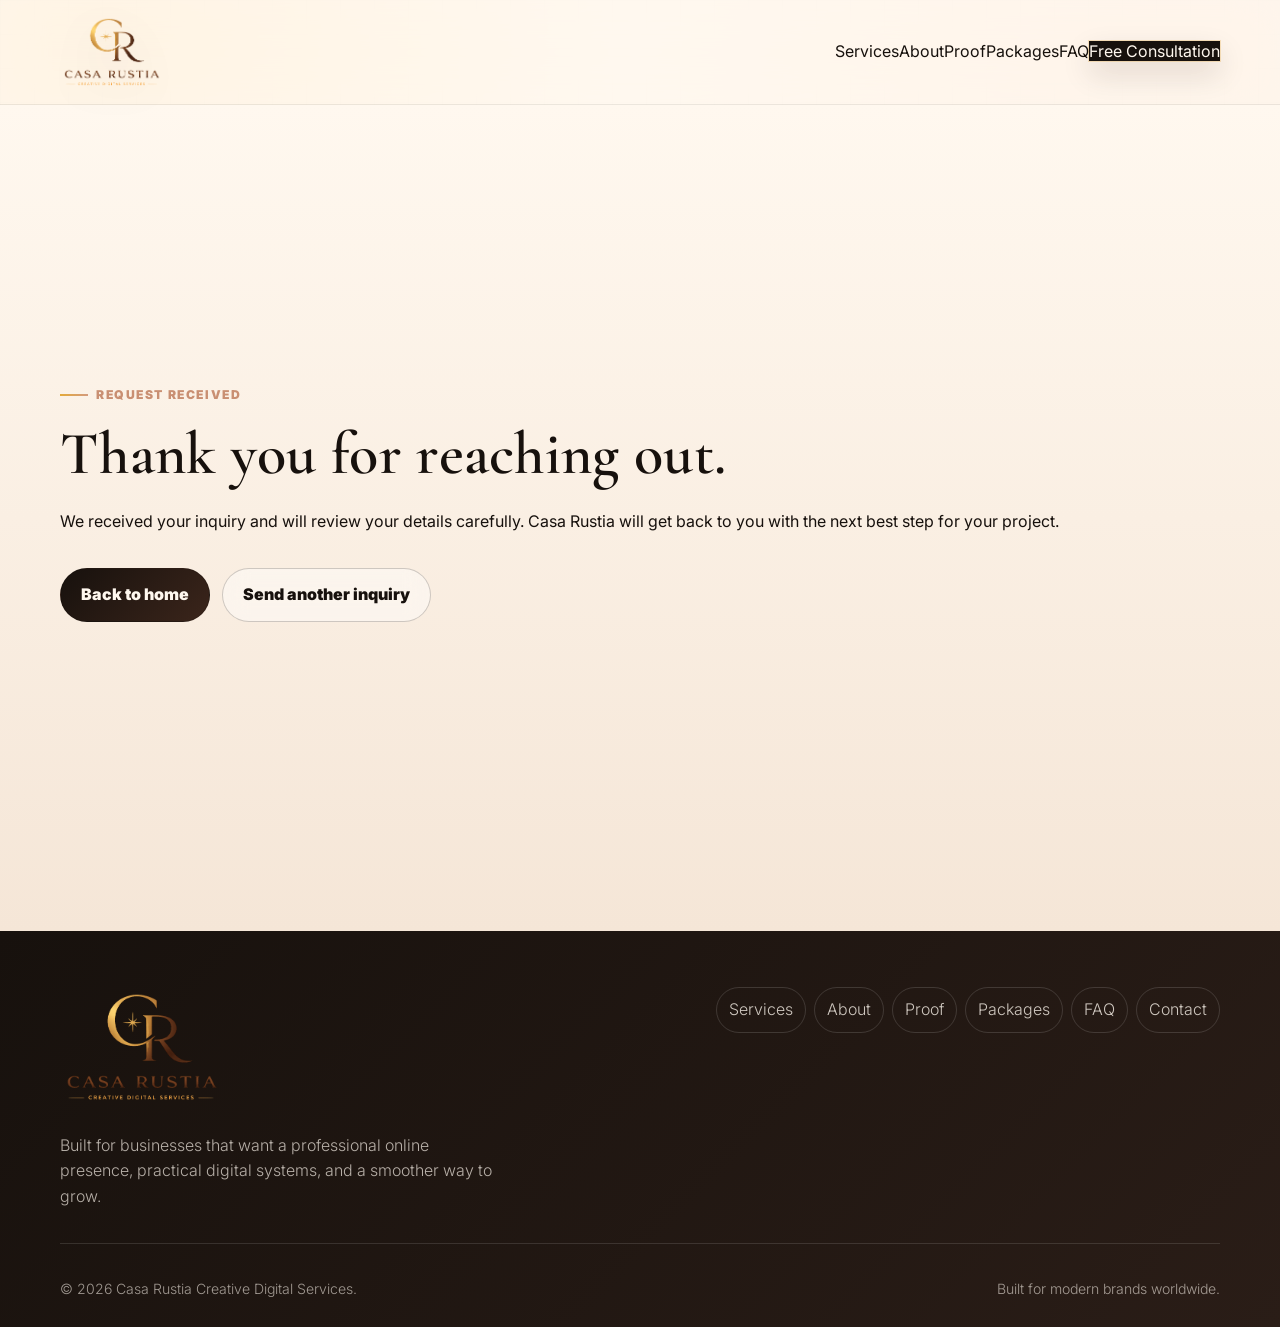
<file: thank-you.html>
<!DOCTYPE html>

<html lang="en">
<head>
<meta charset="utf-8"/>
<meta content="width=device-width, initial-scale=1" name="viewport"/>
<meta content="#111111" name="theme-color"/>
<meta content="noindex" name="robots"/>
<title>Thank You | Casa Rustia Creative Digital Services</title>
<link href="assets/favicon.svg" rel="icon" type="image/svg+xml"/>
<link href="styles.css" rel="stylesheet"/>
</head>
<body>
<a class="skip-link" href="#main">Skip to content</a>
<header class="site-header">
<nav aria-label="Main navigation" class="nav container">
<a aria-label="Casa Rustia home" class="brand logo-brand" href="index.html"><img alt="Casa Rustia Creative Digital Services" decoding="async" height="628" src="assets/casa-rustia-logo.png" width="858"/></a>
<button aria-expanded="false" aria-label="Open menu" class="nav-toggle" type="button"><span></span><span></span><span></span></button>
<div class="nav-links" data-nav-links=""><a href="index.html#services">Services</a><a href="index.html#about">About</a><a href="index.html#proof">Proof</a><a href="index.html#pricing">Packages</a><a href="index.html#faq">FAQ</a><a class="nav-cta" href="contact.html">Free Consultation</a></div>
</nav>
</header>
<main id="main">
<section aria-labelledby="thanks-title" class="section contact-hero">
<div class="container narrow-center">
<p class="eyebrow">Request received</p>
<h1 id="thanks-title">Thank you for reaching out.</h1>
<p>We received your inquiry and will review your details carefully. Casa Rustia will get back to you with the next best step for your project.</p>
<div class="hero-actions"><a class="button button-primary" href="index.html">Back to home</a><a class="button button-secondary" href="contact.html">Send another inquiry</a></div>
</div>
</section>
</main>
<footer class="footer">
<div class="container footer-grid">
<div><a aria-label="Casa Rustia home" class="brand logo-brand" href="index.html"><img alt="Casa Rustia Creative Digital Services" decoding="async" height="628" src="assets/casa-rustia-logo.png" width="858"/></a><p>Built for businesses that want a professional online presence, practical digital systems, and a smoother way to grow.</p></div>
<div class="footer-links"><a href="index.html#services">Services</a><a href="index.html#about">About</a><a href="index.html#proof">Proof</a><a href="index.html#pricing">Packages</a><a href="index.html#faq">FAQ</a><a href="contact.html">Contact</a></div>
</div>
<div class="container copyright"><span>© <span data-year=""></span> Casa Rustia Creative Digital Services.</span><span>Built for modern brands worldwide.</span></div>
</footer>
<script defer="" src="script.js"></script>
</body>
</html>
</file>
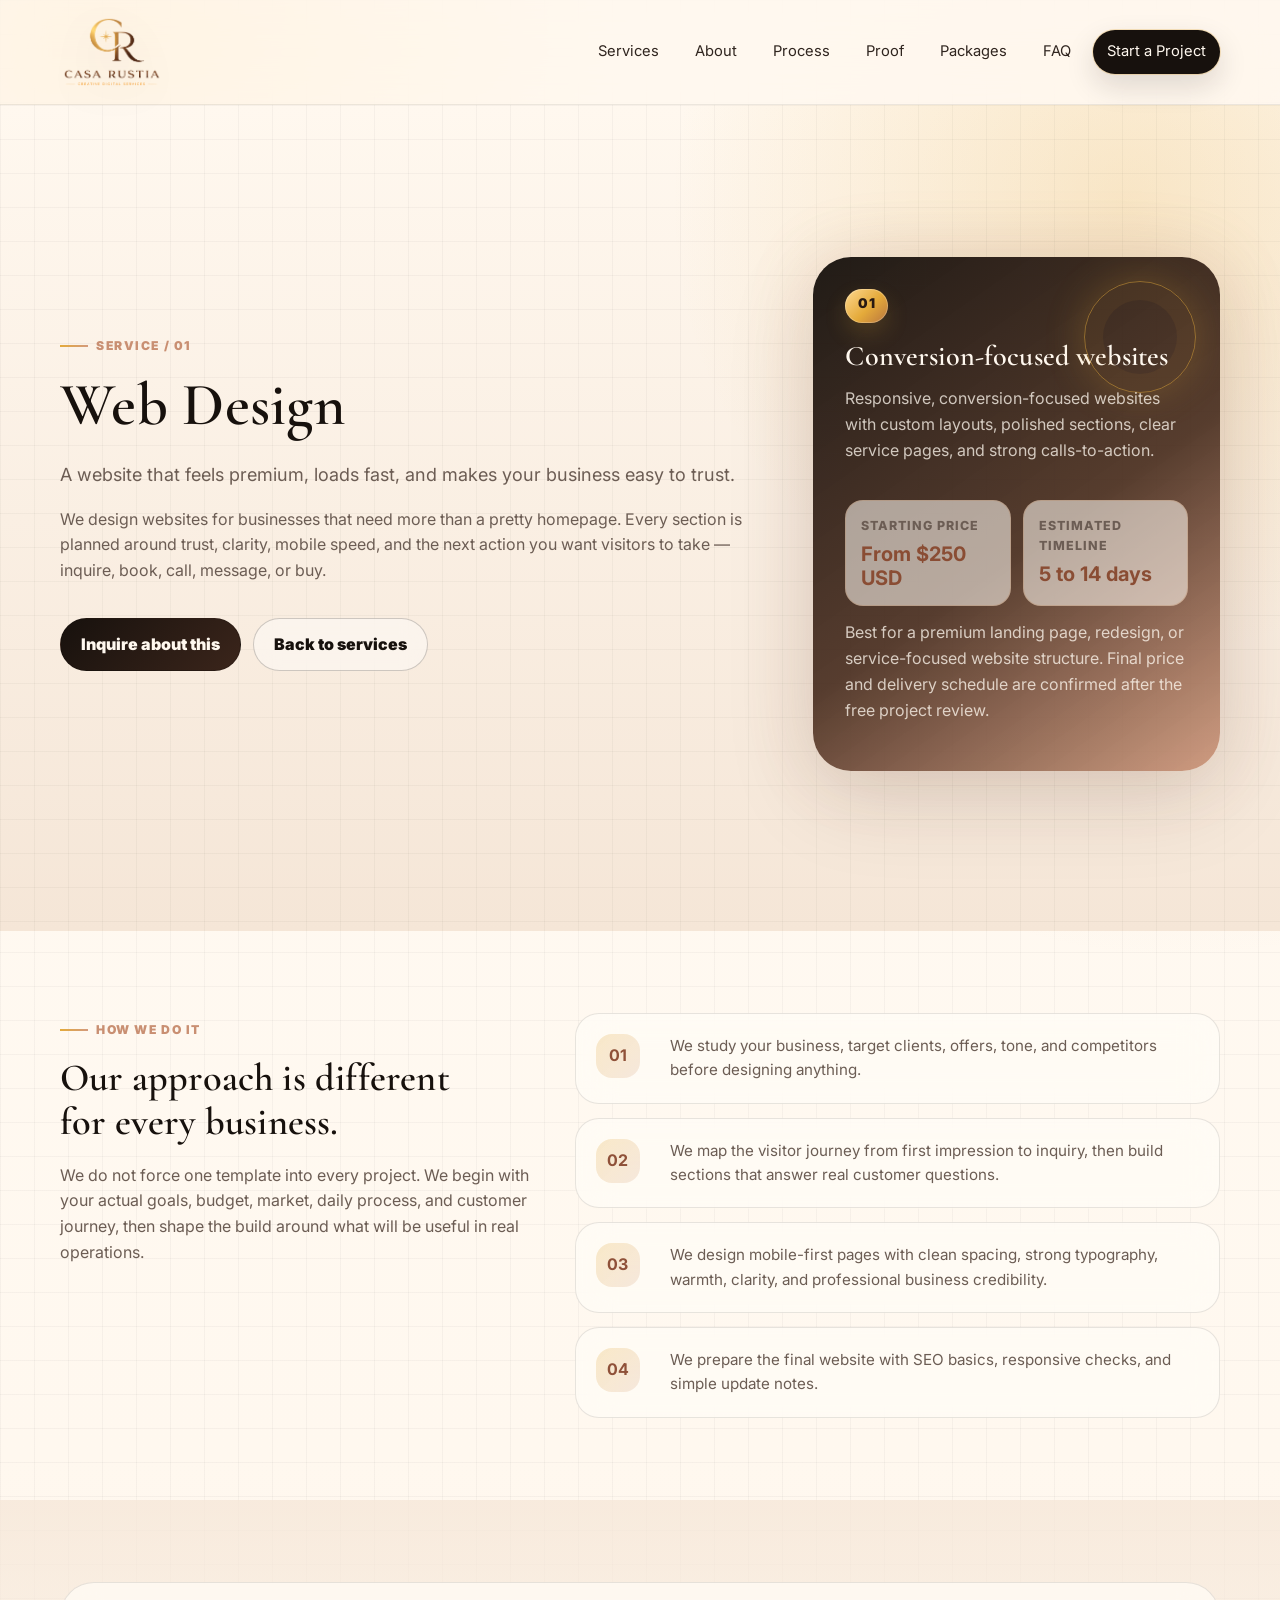
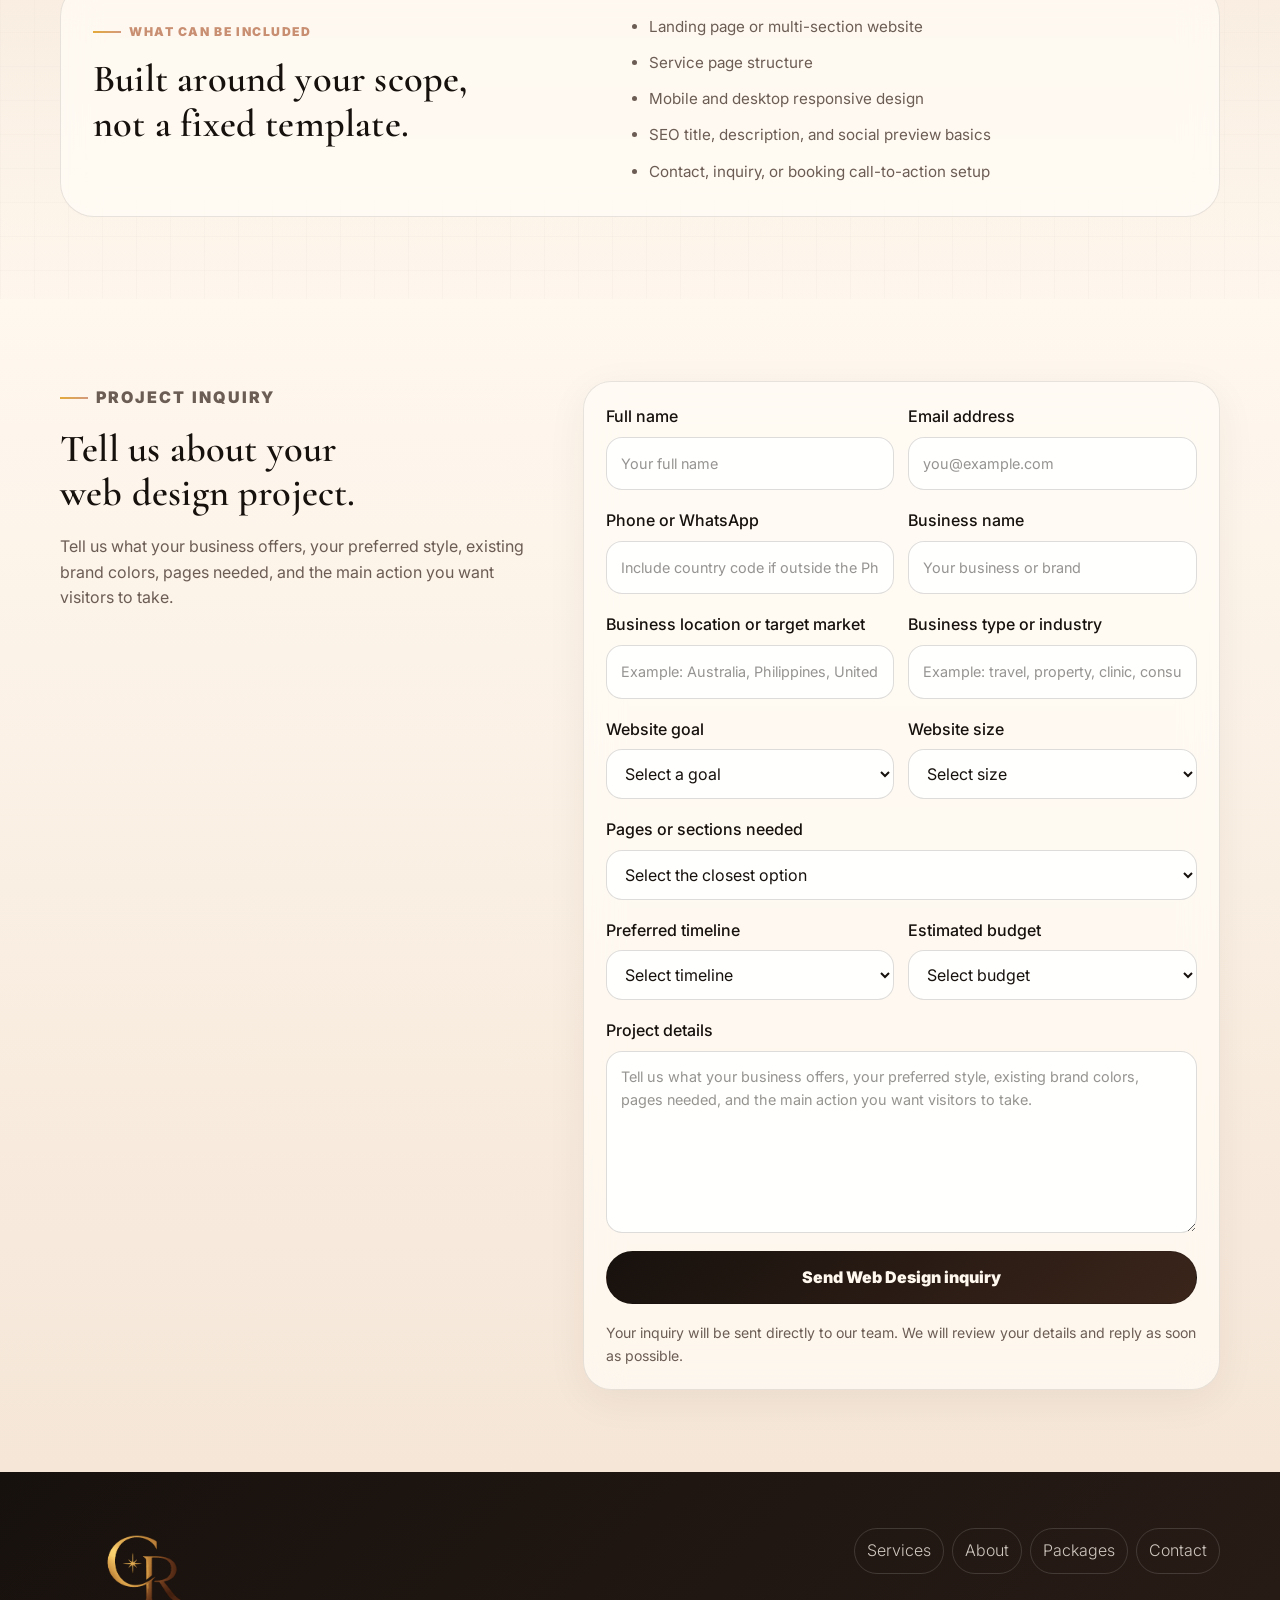
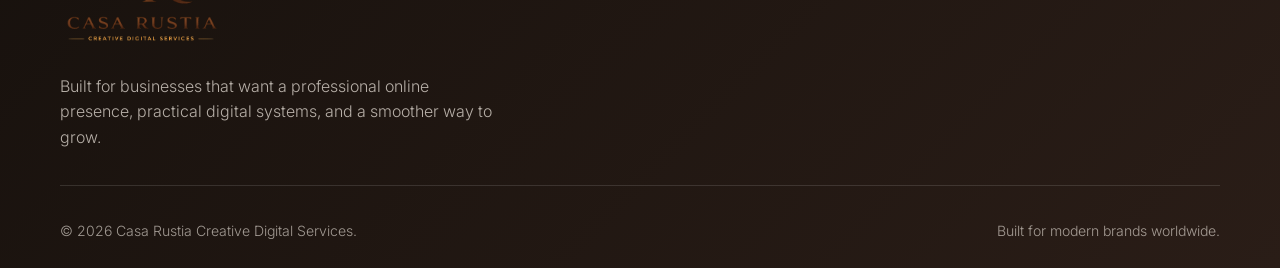
<file: web-design.html>
<!DOCTYPE html>

<html lang="en">
<head>
<meta charset="utf-8"/>
<meta content="width=device-width, initial-scale=1" name="viewport"/>
<meta content="#111111" name="theme-color"/>
<meta content="Web Design by Casa Rustia Creative Digital Services. A website that feels premium, loads fast, and makes your business easy to trust." name="description"/>
<meta content="Web Design | Casa Rustia Creative Digital Services" property="og:title"/>
<meta content="A website that feels premium, loads fast, and makes your business easy to trust." property="og:description"/>
<meta content="website" property="og:type"/>
<meta content="https://casarustiadigital.com/web-design.html" property="og:url"/>
<meta content="https://casarustiadigital.com/assets/casa-rustia-logo.png" property="og:image"/>
<title>Web Design | Casa Rustia Creative Digital Services</title>
<link href="https://casarustiadigital.com/web-design.html" rel="canonical"/>
<link href="assets/casa-rustia-mark.png" rel="icon" type="image/png"/>
<link href="styles.css" rel="stylesheet"/>
</head>
<body>
<a class="skip-link" href="#main">Skip to main content</a>
<header class="site-header" data-header="">
<nav aria-label="Main navigation" class="nav container">
<a aria-label="Casa Rustia home" class="brand logo-brand" href="index.html"><img alt="Casa Rustia Creative Digital Services" decoding="async" height="628" src="assets/casa-rustia-logo.png" width="858"/></a>
<button aria-controls="nav-menu" aria-expanded="false" class="nav-toggle" data-nav-toggle="" type="button"><span class="sr-only">Open menu</span><span></span><span></span><span></span></button>
<div class="nav-menu" data-nav-menu="" id="nav-menu">
<a href="index.html#services">Services</a>
<a href="index.html#about">About</a>
<a href="index.html#process">Process</a>
<a href="index.html#proof">Proof</a>
<a href="index.html#pricing">Packages</a>
<a href="index.html#faq">FAQ</a>
<a class="nav-cta" href="contact.html">Start a Project</a>
</div>
</nav>
</header>
<main id="main">
<section aria-labelledby="product-title" class="section product-hero">
<div class="container product-hero-grid">
<div>
<p class="eyebrow">Service / 01</p>
<h1 id="product-title">Web Design</h1>
<p class="hero-text">A website that feels premium, loads fast, and makes your business easy to trust.</p>
<p class="product-description">We design websites for businesses that need more than a pretty homepage. Every section is planned around trust, clarity, mobile speed, and the next action you want visitors to take — inquire, book, call, message, or buy.</p>
<div class="hero-actions"><a class="button button-primary" href="#product-form">Inquire about this</a><a class="button button-secondary" href="index.html#services">Back to services</a></div>
</div>
<aside aria-label="Web Design summary" class="product-summary">
<span aria-hidden="true" class="icon">01</span>
<h2>Conversion-focused websites</h2>
<p>Responsive, conversion-focused websites with custom layouts, polished sections, clear service pages, and strong calls-to-action.</p>
<div aria-label="Estimated price and timeline" class="project-meta">
<div><span>Starting price</span><strong>From $250 USD</strong></div>
<div><span>Estimated timeline</span><strong>5 to 14 days</strong></div>
</div>
<p class="estimate-note">Best for a premium landing page, redesign, or service-focused website structure. Final price and delivery schedule are confirmed after the free project review.</p>
</aside>
</div>
</section>
<section aria-labelledby="approach-title" class="section product-detail">
<div class="container detail-grid">
<div>
<p class="eyebrow">How we do it</p>
<h2 id="approach-title">Our approach is different for every business.</h2>
<p>We do not force one template into every project. We begin with your actual goals, budget, market, daily process, and customer journey, then shape the build around what will be useful in real operations.</p>
</div>
<div class="approach-list">
<div><strong>01</strong><p>We study your business, target clients, offers, tone, and competitors before designing anything.</p></div><div><strong>02</strong><p>We map the visitor journey from first impression to inquiry, then build sections that answer real customer questions.</p></div><div><strong>03</strong><p>We design mobile-first pages with clean spacing, strong typography, warmth, clarity, and professional business credibility.</p></div><div><strong>04</strong><p>We prepare the final website with SEO basics, responsive checks, and simple update notes.</p></div>
</div>
</div>
</section>
<section aria-labelledby="included-title" class="section included-section">
<div class="container split-panel">
<div>
<p class="eyebrow">What can be included</p>
<h2 id="included-title">Built around your scope, not a fixed template.</h2>
</div>
<ul class="included-list">
<li>Landing page or multi-section website</li><li>Service page structure</li><li>Mobile and desktop responsive design</li><li>SEO title, description, and social preview basics</li><li>Contact, inquiry, or booking call-to-action setup</li>
</ul>
</div>
</section>
<section aria-labelledby="form-title" class="section contact" id="product-form">
<div class="container contact-grid">
<div>
<p class="eyebrow">Project inquiry</p>
<h2 id="form-title">Tell us about your web design project.</h2>
<p>Tell us what your business offers, your preferred style, existing brand colors, pages needed, and the main action you want visitors to take.</p>
</div>
<form action="https://formsubmit.co/casarustia@gmail.com" class="contact-form smart-form" method="POST">
<input name="_subject" type="hidden" value="Casa Rustia Inquiry: Web Design"/>
<input name="_template" type="hidden" value="table"/>
<input name="_captcha" type="hidden" value="false"/>
<input name="_next" type="hidden" value="https://casarustiadigital.com/thank-you.html"/>
<input aria-hidden="true" autocomplete="off" class="form-honey" name="_honey" tabindex="-1" type="text"/>
<input name="Inquiry type" type="hidden" value="Service: Web Design"/>
<div class="form-row">
<label>Full name<input autocomplete="name" name="Full name" placeholder="Your full name" required="" type="text"/></label>
<label>Email address<input autocomplete="email" name="Email address" placeholder="you@example.com" required="" type="email"/></label>
</div>
<div class="form-row">
<label>Phone or WhatsApp<input autocomplete="tel" name="Phone or WhatsApp" placeholder="Include country code if outside the Philippines" type="tel"/></label>
<label>Business name<input name="Business name" placeholder="Your business or brand" type="text"/></label>
</div>
<div class="form-row">
<label>Business location or target market<input name="Business location or target market" placeholder="Example: Australia, Philippines, United States, global" type="text"/></label>
<label>Business type or industry<input name="Business type or industry" placeholder="Example: travel, property, clinic, consulting" type="text"/></label>
</div>
<div class="form-row">
<label>Website goal<select name="Website goal" required=""><option value="">Select a goal</option><option>Get more inquiries</option><option>Build credibility</option><option>Show services clearly</option><option>Accept bookings</option><option>Improve an existing website</option><option>Launch a new brand</option></select></label>
<label>Website size<select name="Website size" required=""><option value="">Select size</option><option>One-page website</option><option>2 to 5 pages</option><option>6 to 10 pages</option><option>Not sure yet</option></select></label>
</div>
<label>Pages or sections needed<select name="Pages or sections needed" required=""><option value="">Select the closest option</option><option>Home, About, Services, Contact</option><option>Service pages, Testimonials, FAQ, Contact</option><option>Landing page only</option><option>I need help planning the structure</option></select></label>
<div class="form-row">
<label>Preferred timeline<select name="Preferred timeline" required=""><option value="">Select timeline</option><option>3 to 7 days</option><option>1 to 2 weeks</option><option>2 to 3 weeks</option><option>Flexible</option></select></label>
<label>Estimated budget<select name="Estimated budget" required=""><option value="">Select budget</option><option>$300 to $600</option><option>$600 to $1,200</option><option>$1,200+</option><option>Not sure yet</option></select></label>
</div>
<label>Project details<textarea name="Project details" placeholder="Tell us what your business offers, your preferred style, existing brand colors, pages needed, and the main action you want visitors to take." required="" rows="6"></textarea></label>
<button class="button button-primary" type="submit">Send Web Design inquiry</button>
<p class="form-note">Your inquiry will be sent directly to our team. We will review your details and reply as soon as possible.</p>
</form>
</div>
</section>
</main>
<footer class="footer">
<div class="container footer-grid">
<div><a aria-label="Casa Rustia home" class="brand logo-brand" href="index.html"><img alt="Casa Rustia Creative Digital Services" decoding="async" height="628" src="assets/casa-rustia-logo.png" width="858"/></a><p>Built for businesses that want a professional online presence, practical digital systems, and a smoother way to grow.</p></div>
<div class="footer-links"><a href="index.html#services">Services</a><a href="index.html#about">About</a><a href="index.html#pricing">Packages</a><a href="contact.html">Contact</a></div>
</div>
<div class="container copyright"><span>© <span data-year=""></span> Casa Rustia Creative Digital Services.</span><span>Built for modern brands worldwide.</span></div>
</footer>
<script defer="" src="script.js"></script>
</body>
</html>
</file>
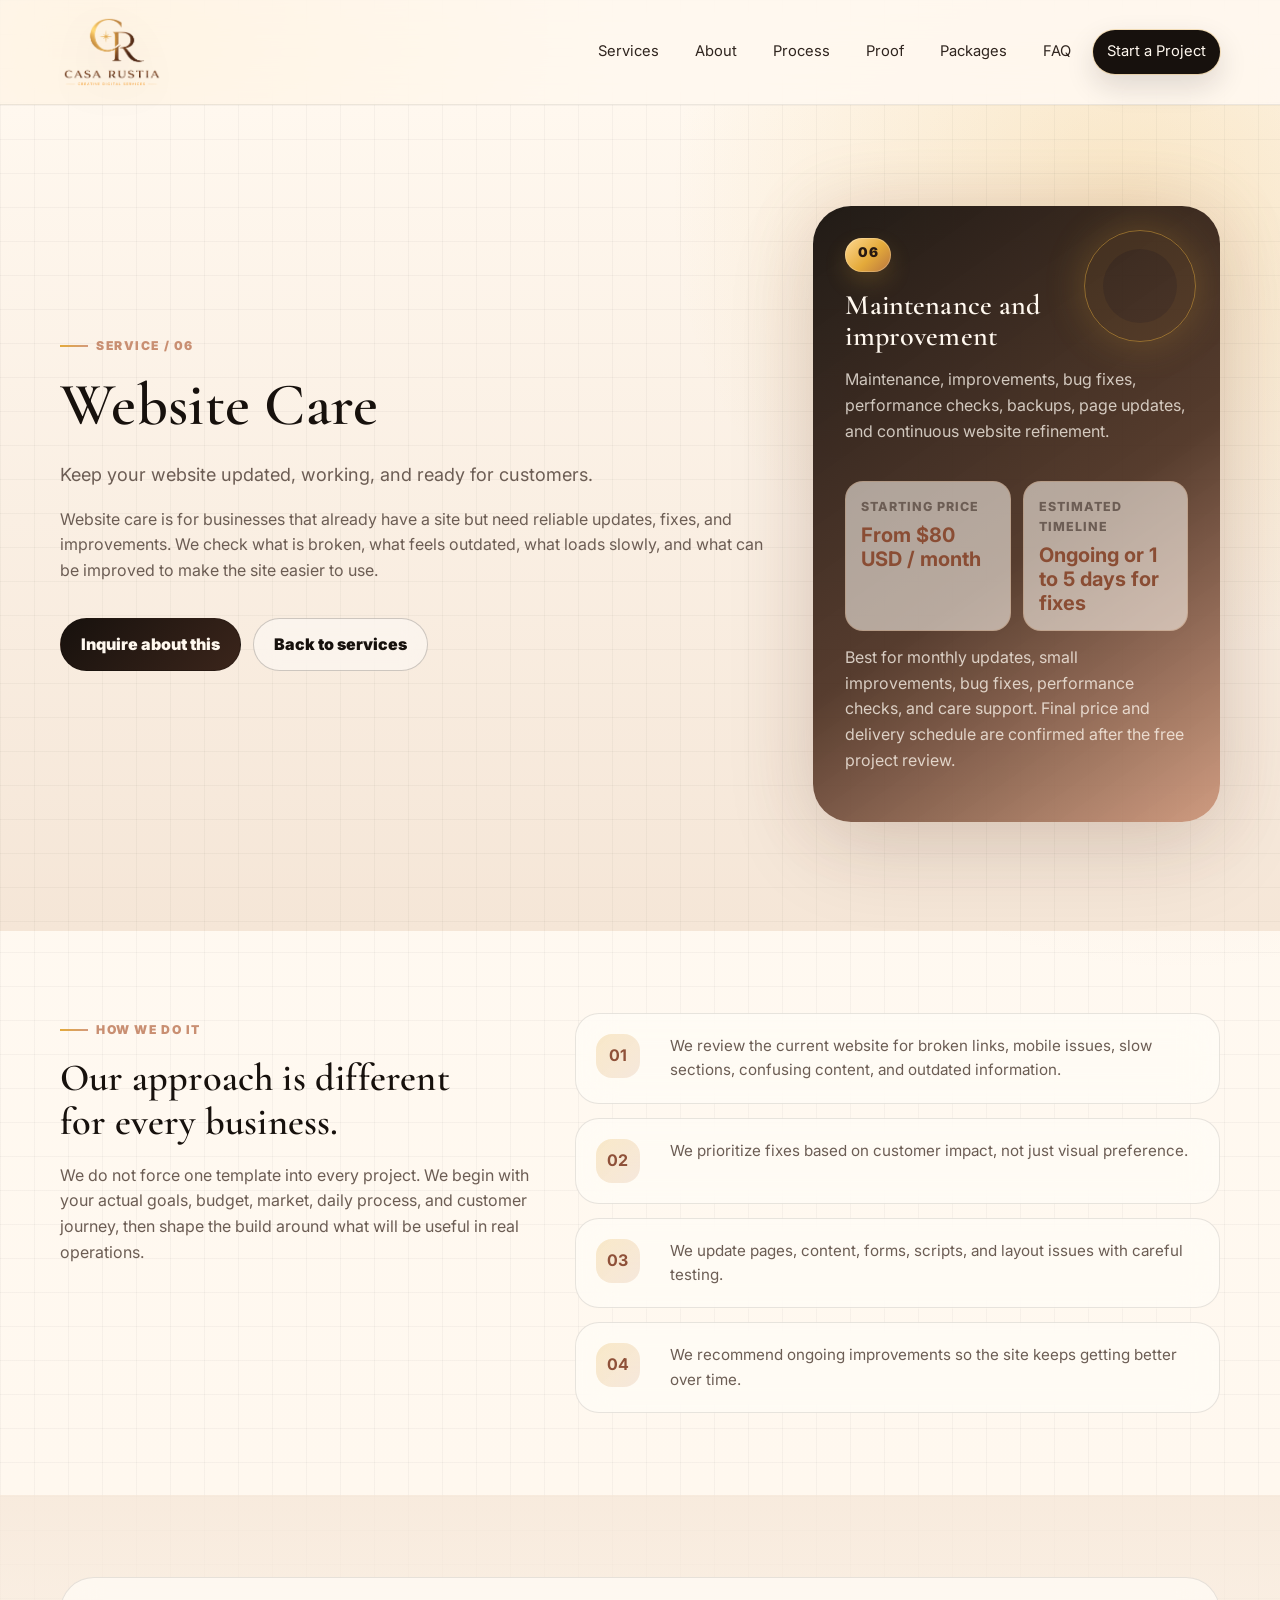
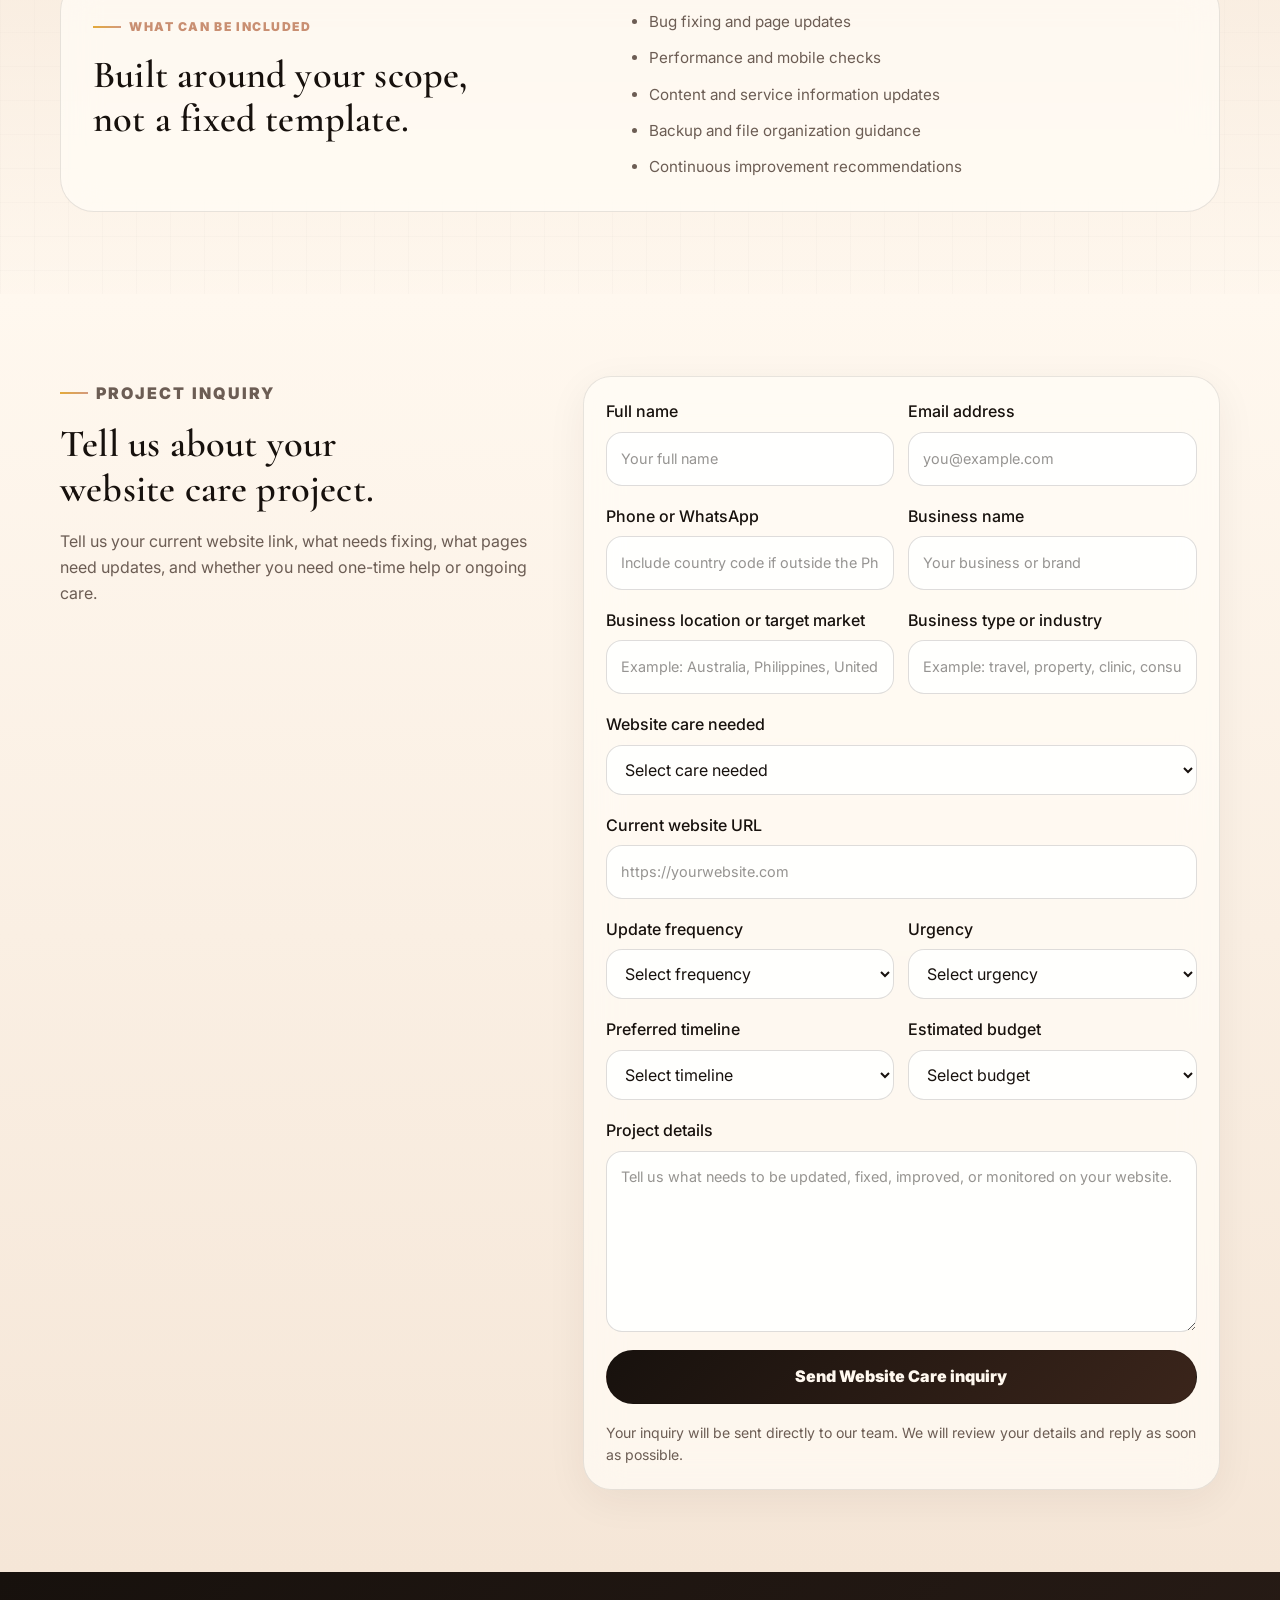
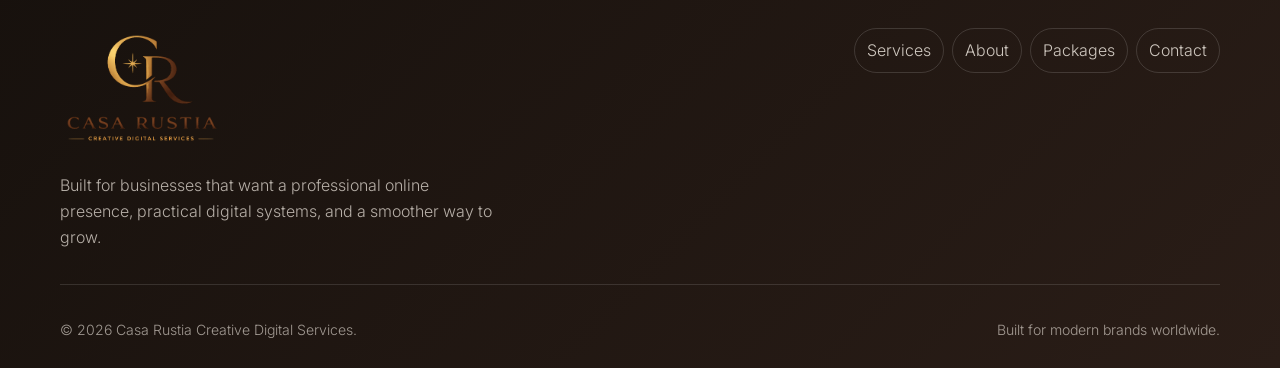
<file: website-care.html>
<!DOCTYPE html>

<html lang="en">
<head>
<meta charset="utf-8"/>
<meta content="width=device-width, initial-scale=1" name="viewport"/>
<meta content="#111111" name="theme-color"/>
<meta content="Website Care by Casa Rustia Creative Digital Services. Keep your website updated, working, and ready for customers." name="description"/>
<meta content="Website Care | Casa Rustia Creative Digital Services" property="og:title"/>
<meta content="Keep your website updated, working, and ready for customers." property="og:description"/>
<meta content="website" property="og:type"/>
<meta content="https://casarustiadigital.com/website-care.html" property="og:url"/>
<meta content="https://casarustiadigital.com/assets/casa-rustia-logo.png" property="og:image"/>
<title>Website Care | Casa Rustia Creative Digital Services</title>
<link href="https://casarustiadigital.com/website-care.html" rel="canonical"/>
<link href="assets/casa-rustia-mark.png" rel="icon" type="image/png"/>
<link href="styles.css" rel="stylesheet"/>
</head>
<body>
<a class="skip-link" href="#main">Skip to main content</a>
<header class="site-header" data-header="">
<nav aria-label="Main navigation" class="nav container">
<a aria-label="Casa Rustia home" class="brand logo-brand" href="index.html"><img alt="Casa Rustia Creative Digital Services" decoding="async" height="628" src="assets/casa-rustia-logo.png" width="858"/></a>
<button aria-controls="nav-menu" aria-expanded="false" class="nav-toggle" data-nav-toggle="" type="button"><span class="sr-only">Open menu</span><span></span><span></span><span></span></button>
<div class="nav-menu" data-nav-menu="" id="nav-menu">
<a href="index.html#services">Services</a>
<a href="index.html#about">About</a>
<a href="index.html#process">Process</a>
<a href="index.html#proof">Proof</a>
<a href="index.html#pricing">Packages</a>
<a href="index.html#faq">FAQ</a>
<a class="nav-cta" href="contact.html">Start a Project</a>
</div>
</nav>
</header>
<main id="main">
<section aria-labelledby="product-title" class="section product-hero">
<div class="container product-hero-grid">
<div>
<p class="eyebrow">Service / 06</p>
<h1 id="product-title">Website Care</h1>
<p class="hero-text">Keep your website updated, working, and ready for customers.</p>
<p class="product-description">Website care is for businesses that already have a site but need reliable updates, fixes, and improvements. We check what is broken, what feels outdated, what loads slowly, and what can be improved to make the site easier to use.</p>
<div class="hero-actions"><a class="button button-primary" href="#product-form">Inquire about this</a><a class="button button-secondary" href="index.html#services">Back to services</a></div>
</div>
<aside aria-label="Website Care summary" class="product-summary">
<span aria-hidden="true" class="icon">06</span>
<h2>Maintenance and improvement</h2>
<p>Maintenance, improvements, bug fixes, performance checks, backups, page updates, and continuous website refinement.</p>
<div aria-label="Estimated price and timeline" class="project-meta">
<div><span>Starting price</span><strong>From $80 USD / month</strong></div>
<div><span>Estimated timeline</span><strong>Ongoing or 1 to 5 days for fixes</strong></div>
</div>
<p class="estimate-note">Best for monthly updates, small improvements, bug fixes, performance checks, and care support. Final price and delivery schedule are confirmed after the free project review.</p>
</aside>
</div>
</section>
<section aria-labelledby="approach-title" class="section product-detail">
<div class="container detail-grid">
<div>
<p class="eyebrow">How we do it</p>
<h2 id="approach-title">Our approach is different for every business.</h2>
<p>We do not force one template into every project. We begin with your actual goals, budget, market, daily process, and customer journey, then shape the build around what will be useful in real operations.</p>
</div>
<div class="approach-list">
<div><strong>01</strong><p>We review the current website for broken links, mobile issues, slow sections, confusing content, and outdated information.</p></div><div><strong>02</strong><p>We prioritize fixes based on customer impact, not just visual preference.</p></div><div><strong>03</strong><p>We update pages, content, forms, scripts, and layout issues with careful testing.</p></div><div><strong>04</strong><p>We recommend ongoing improvements so the site keeps getting better over time.</p></div>
</div>
</div>
</section>
<section aria-labelledby="included-title" class="section included-section">
<div class="container split-panel">
<div>
<p class="eyebrow">What can be included</p>
<h2 id="included-title">Built around your scope, not a fixed template.</h2>
</div>
<ul class="included-list">
<li>Bug fixing and page updates</li><li>Performance and mobile checks</li><li>Content and service information updates</li><li>Backup and file organization guidance</li><li>Continuous improvement recommendations</li>
</ul>
</div>
</section>
<section aria-labelledby="form-title" class="section contact" id="product-form">
<div class="container contact-grid">
<div>
<p class="eyebrow">Project inquiry</p>
<h2 id="form-title">Tell us about your website care project.</h2>
<p>Tell us your current website link, what needs fixing, what pages need updates, and whether you need one-time help or ongoing care.</p>
</div>
<form action="https://formsubmit.co/casarustia@gmail.com" class="contact-form smart-form" method="POST">
<input name="_subject" type="hidden" value="Casa Rustia Inquiry: Website Care"/>
<input name="_template" type="hidden" value="table"/>
<input name="_captcha" type="hidden" value="false"/>
<input name="_next" type="hidden" value="https://casarustiadigital.com/thank-you.html"/>
<input aria-hidden="true" autocomplete="off" class="form-honey" name="_honey" tabindex="-1" type="text"/>
<input name="Inquiry type" type="hidden" value="Service: Website Care"/>
<div class="form-row">
<label>Full name<input autocomplete="name" name="Full name" placeholder="Your full name" required="" type="text"/></label>
<label>Email address<input autocomplete="email" name="Email address" placeholder="you@example.com" required="" type="email"/></label>
</div>
<div class="form-row">
<label>Phone or WhatsApp<input autocomplete="tel" name="Phone or WhatsApp" placeholder="Include country code if outside the Philippines" type="tel"/></label>
<label>Business name<input name="Business name" placeholder="Your business or brand" type="text"/></label>
</div>
<div class="form-row">
<label>Business location or target market<input name="Business location or target market" placeholder="Example: Australia, Philippines, United States, global" type="text"/></label>
<label>Business type or industry<input name="Business type or industry" placeholder="Example: travel, property, clinic, consulting" type="text"/></label>
</div>
<label>Website care needed<select name="Website care needed" required=""><option value="">Select care needed</option><option>Small fixes</option><option>Content updates</option><option>Speed or layout improvements</option><option>Monthly care plan</option><option>SEO and page checks</option><option>Emergency support</option></select></label>
<label>Current website URL<input name="Current website URL" placeholder="https://yourwebsite.com" type="url"/></label>
<div class="form-row">
<label>Update frequency<select name="Update frequency" required=""><option value="">Select frequency</option><option>One-time fix</option><option>Weekly</option><option>Monthly</option><option>As needed</option></select></label>
<label>Urgency<select name="Urgency" required=""><option value="">Select urgency</option><option>Within 1 to 2 days</option><option>This week</option><option>This month</option><option>Flexible</option></select></label>
</div>
<div class="form-row">
<label>Preferred timeline<select name="Preferred timeline" required=""><option value="">Select timeline</option><option>1 to 5 days</option><option>Monthly support</option><option>Flexible</option></select></label>
<label>Estimated budget<select name="Estimated budget" required=""><option value="">Select budget</option><option>$100 to $300</option><option>$300 to $700</option><option>Monthly plan</option><option>Not sure yet</option></select></label>
</div>
<label>Project details<textarea name="Project details" placeholder="Tell us what needs to be updated, fixed, improved, or monitored on your website." required="" rows="6"></textarea></label>
<button class="button button-primary" type="submit">Send Website Care inquiry</button>
<p class="form-note">Your inquiry will be sent directly to our team. We will review your details and reply as soon as possible.</p>
</form>
</div>
</section>
</main>
<footer class="footer">
<div class="container footer-grid">
<div><a aria-label="Casa Rustia home" class="brand logo-brand" href="index.html"><img alt="Casa Rustia Creative Digital Services" decoding="async" height="628" src="assets/casa-rustia-logo.png" width="858"/></a><p>Built for businesses that want a professional online presence, practical digital systems, and a smoother way to grow.</p></div>
<div class="footer-links"><a href="index.html#services">Services</a><a href="index.html#about">About</a><a href="index.html#pricing">Packages</a><a href="contact.html">Contact</a></div>
</div>
<div class="container copyright"><span>© <span data-year=""></span> Casa Rustia Creative Digital Services.</span><span>Built for modern brands worldwide.</span></div>
</footer>
<script defer="" src="script.js"></script>
</body>
</html>
</file>
<file: styles.css>
@import url("https://fonts.googleapis.com/css2?family=Cormorant+Garamond:wght@600&family=Inter:wght@300;400;500;700;800;900&display=swap");

:root {
  --ink: #17110d;
  --ink-2: #2a1d17;
  --muted: #6c5d54;
  --soft: #f5e6d7;
  --paper: #fff8ef;
  --panel: rgba(255, 252, 247, 0.72);
  --gold: #e4aa3a;
  --terra: #d39a7d;
  --copper: #c98f72;
  --line: rgba(23, 17, 13, 0.12);
  --glow: rgba(228, 170, 58, 0.26);
  --shadow: 0 26px 90px rgba(50, 30, 19, 0.14);
  --radius: 28px;
  --max: 1160px;
}

* { box-sizing: border-box; }
html { scroll-behavior: smooth; }
body {
  margin: 0;
  font-family: Inter, ui-sans-serif, system-ui, -apple-system, BlinkMacSystemFont, "Segoe UI", sans-serif;
  color: var(--ink);
  background:
    linear-gradient(rgba(23, 17, 13, 0.035) 1px, transparent 1px),
    linear-gradient(90deg, rgba(23, 17, 13, 0.035) 1px, transparent 1px),
    radial-gradient(circle at 8% 0%, rgba(228, 170, 58, 0.22), transparent 32rem),
    radial-gradient(circle at 92% 12%, rgba(211, 154, 125, 0.18), transparent 34rem),
    linear-gradient(180deg, #fffaf3 0%, var(--paper) 42%, #f7eadc 100%);
  background-size: 34px 34px, 34px 34px, auto, auto, auto;
  line-height: 1.6;
  text-rendering: optimizeLegibility;
}

a { color: inherit; text-decoration: none; }
img, svg { max-width: 100%; display: block; }
button, input, textarea, select { font: inherit; }

.container { width: min(100% - 32px, var(--max)); margin-inline: auto; }
.section { padding: 82px 0; }
.skip-link {
  position: absolute;
  top: -48px;
  left: 16px;
  background: var(--ink);
  color: white;
  padding: 10px 14px;
  z-index: 100;
  border-radius: 12px;
}
.skip-link:focus { top: 16px; }
.sr-only {
  position: absolute;
  width: 1px;
  height: 1px;
  padding: 0;
  overflow: hidden;
  clip: rect(0, 0, 0, 0);
  white-space: nowrap;
  border: 0;
}

.site-header {
  position: sticky;
  top: 0;
  z-index: 30;
  background: rgba(255, 248, 239, 0.78);
  backdrop-filter: blur(22px) saturate(140%);
  border-bottom: 1px solid rgba(23, 17, 13, 0.08);
  transition: border-color 160ms ease, box-shadow 160ms ease, background 160ms ease;
}
.site-header.is-scrolled { background: rgba(255, 248, 239, 0.9); box-shadow: 0 14px 36px rgba(55, 34, 22, 0.08); }
.nav { min-height: 74px; display: flex; align-items: center; justify-content: space-between; gap: 24px; }
.brand { display: inline-flex; align-items: center; gap: 12px; min-width: 0; }
.brand-mark {
  width: 44px;
  height: 44px;
  display: grid;
  place-items: center;
  border-radius: 18px;
  background: linear-gradient(135deg, var(--ink), #3a241b 60%, var(--copper));
  color: var(--paper);
  font-weight: 900;
  letter-spacing: -0.08em;
  box-shadow: 0 0 0 1px rgba(228, 170, 58, 0.34), 0 16px 30px rgba(83, 50, 31, 0.2), 8px 8px 0 rgba(228, 170, 58, 0.5);
}
.brand-copy { display: grid; line-height: 1.12; min-width: 0; }
.brand-copy strong { font-size: 1rem; letter-spacing: -0.005em; overflow-wrap: anywhere; }
.brand-copy small { color: var(--muted); font-size: 0.74rem; }
.nav-menu { display: flex; align-items: center; gap: 8px; }
.nav-menu a {
  padding: 10px 14px;
  border-radius: 999px;
  color: #30251f;
  font-weight: 800;
  font-size: 0.92rem;
}
.nav-menu a:hover, .nav-menu a:focus-visible { background: rgba(23, 17, 13, 0.07); outline: none; }
.nav-cta { background: var(--ink) !important; color: var(--paper) !important; box-shadow: 0 0 0 1px rgba(228,170,58,0.28), 0 12px 30px rgba(23,17,13,0.14); }
.nav-toggle { display: none; background: transparent; border: 0; padding: 8px; }
.nav-toggle span:not(.sr-only) { display: block; width: 26px; height: 2px; background: var(--ink); margin: 6px 0; border-radius: 2px; }

.hero { padding-top: 74px; min-height: calc(100vh - 74px); display: grid; align-items: center; }
.hero-grid { display: grid; grid-template-columns: minmax(0, 1.08fr) minmax(320px, 0.72fr); gap: 48px; align-items: center; }
.eyebrow {
  display: inline-flex;
  align-items: center;
  gap: 8px;
  margin: 0 0 16px;
  font-weight: 900;
  letter-spacing: 0.13em;
  text-transform: uppercase;
  color: var(--copper);
  font-size: 0.76rem;
}
.eyebrow::before { content: ""; width: 28px; height: 2px; background: linear-gradient(90deg, var(--gold), var(--terra)); display: inline-block; }
.eyebrow.light { color: #ffd991; }
.eyebrow.light::before { background: #ffd991; }
h1, h2, h3, p { margin-top: 0; }
h1, h2, h3 { overflow-wrap: normal; word-break: normal; hyphens: none; text-wrap: balance; }
h1 {
  font-size: clamp(2.15rem, 4.7vw, 4.35rem);
  line-height: 1.1;
  letter-spacing: -0.006em;
  margin-bottom: 22px;
  max-width: 860px;
}
h2 { font-size: clamp(1.65rem, 3vw, 2.75rem); line-height: 1.16; letter-spacing: -0.004em; margin-bottom: 18px; }
h3 { font-size: 1.08rem; line-height: 1.32; letter-spacing: normal; margin-bottom: 10px; }
.hero-text { font-size: clamp(1rem, 1.45vw, 1.13rem); max-width: 700px; color: var(--muted); }
.hero-actions { display: flex; flex-wrap: wrap; gap: 12px; margin: 34px 0 28px; }
.button {
  display: inline-flex;
  align-items: center;
  justify-content: center;
  min-height: 50px;
  border: 1px solid rgba(23,17,13,0.2);
  border-radius: 999px;
  padding: 13px 20px;
  font-weight: 900;
  transition: transform 160ms ease, box-shadow 160ms ease, background 160ms ease;
  cursor: pointer;
}
.button:hover { transform: translateY(-2px); box-shadow: 0 18px 34px rgba(72, 42, 27, 0.16), 0 0 26px rgba(228,170,58,0.15); }
.button-primary { background: linear-gradient(135deg, var(--ink), #3b251b); color: var(--paper); }
.button-secondary { background: rgba(255,255,255,0.42); color: var(--ink); backdrop-filter: blur(12px); }
.trust-list { display: flex; flex-wrap: wrap; gap: 10px; padding: 0; margin: 0; list-style: none; }
.trust-list li { border: 1px solid rgba(23,17,13,0.1); background: rgba(255, 255, 255, 0.48); backdrop-filter: blur(12px); border-radius: 999px; padding: 9px 12px; color: var(--muted); font-size: 0.9rem; }
.hero-card {
  position: relative;
  overflow: hidden;
  min-height: 460px;
  border-radius: 42px;
  padding: 34px;
  color: var(--paper);
  background:
    linear-gradient(145deg, rgba(23,17,13,0.96), rgba(72,45,31,0.92) 52%, rgba(201,143,114,0.86)),
    linear-gradient(90deg, rgba(255,255,255,0.08) 1px, transparent 1px),
    linear-gradient(rgba(255,255,255,0.08) 1px, transparent 1px);
  background-size: auto, 28px 28px, 28px 28px;
  box-shadow: var(--shadow), 0 0 80px rgba(201,143,114,0.18);
  display: flex;
  flex-direction: column;
  justify-content: flex-end;
}
.hero-card::before {
  content: "";
  position: absolute;
  inset: 18px;
  border: 1px solid rgba(255, 248, 239, 0.18);
  border-radius: 30px;
  pointer-events: none;
}
.hero-card::after {
  content: "";
  position: absolute;
  inset: -40% -30% auto auto;
  width: 330px;
  height: 330px;
  border-radius: 50%;
  border: 1px solid rgba(228,170,58,0.35);
  box-shadow: 0 0 0 28px rgba(228,170,58,0.05), 0 0 90px rgba(228,170,58,0.18);
}
.sun-badge {
  position: absolute;
  top: 34px;
  right: 34px;
  width: 108px;
  height: 108px;
  border-radius: 50%;
  background: radial-gradient(circle, var(--gold) 0 18%, transparent 19% 100%);
  border: 1px solid rgba(255, 217, 145, 0.6);
  box-shadow: inset 0 0 0 22px rgba(255, 217, 145, 0.06), 0 0 50px rgba(228, 170, 58, 0.38);
  opacity: 0.95;
}
.card-label { color: #ffd991; text-transform: uppercase; letter-spacing: 0.13em; font-size: 0.76rem; font-weight: 900; }
.hero-card h2 { max-width: 380px; }
.hero-card p:last-child { color: rgba(255, 248, 239, 0.76); margin-bottom: 0; }
.mini-dashboard { display: grid; grid-template-columns: repeat(3, 1fr); gap: 10px; margin: 22px 0; }
.mini-dashboard div { background: rgba(255,255,255,0.11); border: 1px solid rgba(255,255,255,0.16); border-radius: 20px; padding: 14px; backdrop-filter: blur(12px); }
.mini-dashboard span { display: block; color: rgba(255,248,239,0.68); font-size: 0.76rem; }
.mini-dashboard strong { display: block; font-size: 1.08rem; }

.intro { background: linear-gradient(135deg, var(--ink), #2d1f18 70%, #6f4735); color: var(--paper); }
.intro-grid { display: grid; grid-template-columns: 1.1fr 0.9fr; gap: 48px; align-items: end; }
.intro p:last-child { color: rgba(255,248,239,0.76); font-size: 1.06rem; }
.section-heading { max-width: 760px; margin-bottom: 36px; }
.section-heading.narrow { max-width: 640px; }
.section-heading p:not(.eyebrow) { color: var(--muted); font-size: 1rem; }
.service-grid, .pricing-grid { display: grid; grid-template-columns: repeat(3, 1fr); gap: 18px; }
.service-card, .price-card, .timeline-item, .feature-list div, .contact-form {
  border: 1px solid rgba(23,17,13,0.1);
  background: var(--panel);
  backdrop-filter: blur(18px) saturate(120%);
  border-radius: var(--radius);
  padding: 22px;
  box-shadow: 0 10px 40px rgba(50,30,19,0.06);
}
.service-card { min-height: 250px; transition: transform 160ms ease, box-shadow 160ms ease, border-color 160ms ease; display: flex; flex-direction: column; }
.service-card:hover { transform: translateY(-6px); box-shadow: var(--shadow), 0 0 34px rgba(228,170,58,0.12); border-color: rgba(228,170,58,0.4); }
.icon { display: inline-grid; place-items: center; width: 44px; height: 44px; margin-bottom: 22px; border-radius: 16px; background: linear-gradient(135deg, rgba(228,170,58,0.24), rgba(211,154,125,0.2)); color: #8f5139; font-weight: 900; box-shadow: inset 0 0 0 1px rgba(23,17,13,0.08); }
.service-card p, .timeline-item p, .feature-list p, .price-card li { color: var(--muted); }
.service-card .card-link, .price-card .card-link { margin-top: auto; }

.about-grid { display: grid; grid-template-columns: 0.9fr 1.1fr; gap: 38px; align-items: start; }
.about-copy p { color: var(--muted); font-size: 1rem; }
.about-cards { display: grid; gap: 16px; }
.about-card {
  border: 1px solid rgba(23,17,13,0.1);
  background: var(--panel);
  backdrop-filter: blur(18px) saturate(120%);
  border-radius: var(--radius);
  padding: 26px;
  box-shadow: 0 10px 40px rgba(50,30,19,0.06);
}
.about-card span {
  display: inline-grid;
  place-items: center;
  width: 44px;
  height: 44px;
  margin-bottom: 16px;
  border-radius: 16px;
  background: linear-gradient(135deg, rgba(228,170,58,0.24), rgba(211,154,125,0.2));
  color: #8f5139;
  font-weight: 900;
}
.about-card p { color: var(--muted); margin-bottom: 0; }

.process { background: linear-gradient(180deg, rgba(245,230,215,0.74), rgba(255,248,239,0.5)); }
.timeline { display: grid; grid-template-columns: repeat(4, 1fr); gap: 16px; counter-reset: step; }
.timeline-item span { display: inline-grid; place-items: center; width: 38px; height: 38px; margin-bottom: 18px; border-radius: 50%; background: linear-gradient(135deg, var(--copper), var(--gold)); color: var(--ink); font-weight: 900; }
.work-grid { display: grid; grid-template-columns: 0.86fr 1.14fr; gap: 36px; align-items: start; }
.work-grid > div:first-child p:last-child { color: var(--muted); font-size: 1rem; }
.feature-list { display: grid; gap: 14px; }
.feature-list strong { font-size: 1.04rem; }
.feature-list p { margin-bottom: 0; }
.price-card { position: relative; min-height: 300px; transition: transform 160ms ease, box-shadow 160ms ease, border-color 160ms ease; display: flex; flex-direction: column; }
.price-card:hover { transform: translateY(-6px); box-shadow: var(--shadow), 0 0 34px rgba(228,170,58,0.12); border-color: rgba(228,170,58,0.4); }
.price-card.featured { background: linear-gradient(145deg, var(--ink), #332219 70%, #8b5a42); color: var(--paper); transform: translateY(-10px); }
.price-card.featured:hover { transform: translateY(-16px); }
.price-card.featured li, .price-card.featured .price { color: rgba(255,248,239,0.76); }
.price { font-weight: 900; color: #a76145; }
.price-card ul { padding-left: 20px; margin: 20px 0 0; }
.price-card li + li { margin-top: 10px; }
.pill { display: inline-flex; width: fit-content; border-radius: 999px; background: linear-gradient(135deg, var(--gold), #ffd991); color: var(--ink); padding: 6px 10px; font-weight: 900; font-size: 0.78rem; }
.contact, .contact-hero { background: linear-gradient(180deg, var(--paper), var(--soft)); }
.contact-hero { min-height: calc(100vh - 74px); display: grid; align-items: center; padding-top: 74px; }
.contact-grid { display: grid; grid-template-columns: 0.86fr 1.14fr; gap: 42px; align-items: start; }
.contact-grid > div > p { color: var(--muted); font-size: 1rem; }
.contact-cards { display: grid; gap: 10px; margin-top: 24px; }
.contact-cards a { border: 1px solid rgba(23,17,13,0.1); border-radius: 18px; padding: 14px 16px; background: rgba(255,255,255,0.55); font-weight: 800; overflow-wrap: anywhere; backdrop-filter: blur(12px); }
.contact-form { display: grid; gap: 16px; }
label { display: grid; gap: 7px; font-weight: 900; }
input, textarea, select {
  width: 100%;
  border: 1px solid rgba(23,17,13,0.14);
  border-radius: 16px;
  padding: 13px 14px;
  background: rgba(255,255,255,0.86);
  color: var(--ink);
}
input:focus, textarea:focus, select:focus { outline: 3px solid rgba(228,170,58,0.30); border-color: var(--gold); }
.form-note { margin: 0; color: var(--muted); font-size: 0.88rem; }
.cta-strip { background: linear-gradient(135deg, #3a241b, #8b5a42 78%, var(--copper)); color: var(--paper); }
.cta-card { display: grid; grid-template-columns: 1fr auto; gap: 28px; align-items: center; }
.cta-card h2 { max-width: 820px; }
.button-light { background: var(--paper); color: var(--ink); border-color: rgba(255,248,239,0.4); }

.footer { background: linear-gradient(135deg, var(--ink), #2a1d17); color: var(--paper); padding: 56px 0 26px; }
.footer-grid { display: grid; grid-template-columns: 1fr auto; gap: 24px; align-items: start; }
.footer .brand-mark { background: var(--paper); color: var(--ink); }
.footer p { color: rgba(255,248,239,0.68); max-width: 440px; margin: 18px 0 0; }
.footer-links { display: flex; flex-wrap: wrap; gap: 8px; justify-content: end; }
.footer-links a { padding: 9px 12px; border: 1px solid rgba(255,255,255,0.14); border-radius: 999px; color: rgba(255,248,239,0.78); }
.copyright { display: flex; justify-content: space-between; gap: 16px; padding-top: 34px; margin-top: 34px; border-top: 1px solid rgba(255,255,255,0.12); color: rgba(255,248,239,0.58); font-size: 0.88rem; }

/* Clickable service and package cards */
.service-card, .price-card { color: inherit; }
.clickable-card { display: flex; text-decoration: none; position: relative; }
.clickable-card:focus-visible { outline: 3px solid rgba(228,170,58,0.42); outline-offset: 4px; }
.clickable-card:hover .card-link { transform: translateX(4px); }
.card-link {
  display: inline-flex;
  align-items: center;
  gap: 8px;
  margin-top: 18px;
  font-weight: 900;
  color: #9f5b40;
  transition: transform 160ms ease;
}
.card-link::after { content: "→"; }
.featured .card-link { color: var(--gold); }

/* Product detail pages */
.product-hero {
  min-height: calc(100vh - 74px);
  display: grid;
  align-items: center;
  padding-top: 74px;
  background:
    linear-gradient(rgba(23, 17, 13, 0.035) 1px, transparent 1px),
    linear-gradient(90deg, rgba(23, 17, 13, 0.035) 1px, transparent 1px),
    radial-gradient(circle at 88% 12%, rgba(228,170,58,0.22), transparent 34%),
    linear-gradient(180deg, var(--paper), var(--soft));
  background-size: 34px 34px, 34px 34px, auto, auto;
}
.product-hero-grid { display: grid; grid-template-columns: minmax(0, 1fr) minmax(300px, 0.48fr); gap: 42px; align-items: center; }
.product-description { max-width: 760px; color: var(--muted); font-size: 1rem; }
.product-summary {
  position: relative;
  overflow: hidden;
  border-radius: 38px;
  padding: 32px;
  background:
    linear-gradient(145deg, rgba(23,17,13,0.96), rgba(72,45,31,0.92) 55%, rgba(201,143,114,0.86)),
    linear-gradient(90deg, rgba(255,255,255,0.08) 1px, transparent 1px),
    linear-gradient(rgba(255,255,255,0.08) 1px, transparent 1px);
  background-size: auto, 28px 28px, 28px 28px;
  color: var(--paper);
  box-shadow: var(--shadow), 0 0 70px rgba(201,143,114,0.16);
  min-height: 340px;
  display: flex;
  flex-direction: column;
  justify-content: flex-end;
}
.product-summary::before {
  content: "";
  position: absolute;
  top: 24px;
  right: 24px;
  width: 110px;
  height: 110px;
  border-radius: 50%;
  border: 1px solid rgba(228,170,58,0.5);
  box-shadow: inset 0 0 0 18px rgba(228,170,58,0.06), 0 0 40px rgba(228,170,58,0.24);
}
.product-summary h2 { font-size: clamp(1.5rem, 2.4vw, 2.25rem); }
.product-summary p { color: rgba(255,248,239,0.76); }
.detail-grid { display: grid; grid-template-columns: 0.85fr 1.15fr; gap: 38px; align-items: start; }
.detail-grid > div:first-child p:last-child { color: var(--muted); font-size: 1rem; }
.approach-list { display: grid; gap: 14px; }
.approach-list div {
  display: grid;
  grid-template-columns: 56px 1fr;
  gap: 18px;
  border: 1px solid rgba(23,17,13,0.1);
  background: var(--panel);
  backdrop-filter: blur(18px) saturate(120%);
  border-radius: 24px;
  padding: 20px;
}
.approach-list strong {
  width: 44px;
  height: 44px;
  display: grid;
  place-items: center;
  border-radius: 16px;
  background: linear-gradient(135deg, rgba(228,170,58,0.24), rgba(211,154,125,0.2));
  color: #8f5139;
}
.approach-list p { margin: 0; color: var(--muted); }
.included-section { background: linear-gradient(180deg, rgba(245,230,215,0.74), rgba(255,248,239,0.5)); }
.split-panel {
  display: grid;
  grid-template-columns: 0.95fr 1.05fr;
  gap: 28px;
  align-items: start;
  border: 1px solid rgba(23,17,13,0.1);
  background: var(--panel);
  backdrop-filter: blur(18px) saturate(120%);
  border-radius: 34px;
  padding: 32px;
}
.included-list { margin: 0; padding-left: 22px; color: var(--muted); }
.included-list li + li { margin-top: 12px; }

@media (max-width: 900px) {
  .section { padding: 64px 0; }
  .nav-toggle { display: block; }
  .nav-menu {
    position: fixed;
    top: 78px;
    left: 16px;
    right: 16px;
    display: grid;
    gap: 6px;
    padding: 14px;
    border: 1px solid rgba(23,17,13,0.1);
    background: rgba(255, 248, 239, 0.96);
    border-radius: 24px;
    box-shadow: var(--shadow);
    transform: translateY(-12px);
    opacity: 0;
    visibility: hidden;
    transition: 160ms ease;
  }
  .nav-menu.is-open { transform: translateY(0); opacity: 1; visibility: visible; }
  .hero-grid, .intro-grid, .about-grid, .work-grid, .contact-grid, .footer-grid, .cta-card { grid-template-columns: 1fr; }
  .hero { padding-top: 48px; }
  .hero-card { min-height: 380px; }
  .service-grid, .pricing-grid, .timeline { grid-template-columns: repeat(2, 1fr); }
  .price-card.featured { transform: none; }
  .price-card.featured:hover { transform: translateY(-6px); }
  .footer-links { justify-content: start; }
  .copyright { flex-direction: column; }
  .product-hero-grid, .detail-grid, .split-panel { grid-template-columns: 1fr; }
  .product-summary { min-height: auto; }
}

@media (max-width: 620px) {
  .container { width: min(100% - 24px, var(--max)); }
  .section { padding: 58px 0; }
  .brand-copy small { display: none; }
  h1 { font-size: clamp(1.82rem, 8.6vw, 2.65rem); line-height: 1.14; letter-spacing: -0.002em; }
  h2 { font-size: clamp(1.45rem, 7vw, 2.05rem); line-height: 1.18; }
  .hero-actions, .button { width: 100%; }
  .service-grid, .pricing-grid, .timeline, .mini-dashboard { grid-template-columns: 1fr; }
  .hero-card { padding: 22px; border-radius: 30px; min-height: 340px; }
  .sun-badge { width: 74px; height: 74px; top: 24px; right: 24px; }
  .approach-list div { grid-template-columns: 1fr; }
}

@media (prefers-reduced-motion: reduce) {
  *, *::before, *::after { scroll-behavior: auto !important; transition: none !important; animation: none !important; }
}


/* Responsive typography refinements */
body { font-size: clamp(0.95rem, 0.35vw + 0.86rem, 1rem); }
.service-card p, .price-card li, .timeline-item p, .feature-list p, .about-card p, .approach-list p, .included-list { font-size: 0.95rem; }

@media (min-width: 901px) and (max-width: 1180px) {
  .container { width: min(100% - 40px, var(--max)); }
  .hero-grid { gap: 36px; }
  .hero-card { min-height: 420px; padding: 30px; }
  .service-grid, .pricing-grid { gap: 16px; }
}

@media (max-width: 900px) {
  .brand-copy strong { font-size: 0.92rem; }
  .nav { min-height: 70px; }
  .nav-menu { top: 70px; }
  .eyebrow { font-size: 0.7rem; letter-spacing: 0.1em; }
  .hero-text, .product-description { font-size: 0.98rem; }
  .service-card, .price-card, .timeline-item, .feature-list div, .contact-form, .about-card { padding: 20px; }
}

@media (max-width: 620px) {
  body { line-height: 1.58; }
  .section { padding: 50px 0; }
  .hero, .product-hero, .contact-hero { min-height: auto; padding-top: 42px; padding-bottom: 42px; }
  .hero-grid, .product-hero-grid { gap: 28px; }
  .hero-actions { margin: 26px 0 22px; }
  .button { min-height: 46px; padding: 11px 16px; font-size: 0.94rem; }
  .trust-list li { font-size: 0.84rem; }
  .mini-dashboard div { padding: 12px; }
  .product-summary { padding: 24px; border-radius: 30px; min-height: 280px; }
  .split-panel { padding: 22px; border-radius: 26px; }
}

@media (max-width: 390px) {
  .container { width: min(100% - 20px, var(--max)); }
  h1 { font-size: clamp(1.68rem, 8.2vw, 2.2rem); }
  h2 { font-size: clamp(1.34rem, 6.4vw, 1.8rem); }
  h3 { font-size: 1rem; }
  .brand-mark { width: 40px; height: 40px; border-radius: 15px; }
}


/* Brand logo and navigation sizing */
.logo-brand {
  display: inline-flex;
  align-items: center;
  justify-content: center;
  flex: 0 0 auto;
  line-height: 0;
}
.logo-brand img,
.hero-logo {
  display: block;
  width: auto;
  height: auto;
  object-fit: contain;
}
.site-header .logo-brand img {
  height: 76px;
  max-width: 112px;
  filter: drop-shadow(0 10px 20px rgba(40, 24, 16, 0.12));
}
.footer .logo-brand img {
  height: 120px;
  max-width: 170px;
}
.hero-logo {
  position: relative;
  z-index: 1;
  width: min(100%, 430px);
  max-height: 315px;
  margin: 0 auto 22px;
  filter: drop-shadow(0 28px 54px rgba(34, 22, 14, 0.18));
}
.nav {
  min-height: 104px;
  align-items: center;
}
.nav-menu {
  align-items: center;
}
.nav-menu a {
  white-space: nowrap;
}
.hero-card {
  overflow: hidden;
}

@media (max-width: 1200px) {
  .nav-toggle { display: block; }
  .nav-menu {
    position: fixed;
    top: 104px;
    left: 16px;
    right: 16px;
    display: grid;
    gap: 6px;
    padding: 14px;
    border: 1px solid rgba(23,17,13,0.1);
    background: rgba(255, 248, 239, 0.97);
    border-radius: 24px;
    box-shadow: var(--shadow);
    transform: translateY(-12px);
    opacity: 0;
    visibility: hidden;
    transition: 160ms ease;
  }
  .nav-menu.is-open {
    transform: translateY(0);
    opacity: 1;
    visibility: visible;
  }
}

@media (max-width: 900px) {
  .site-header .logo-brand img { height: 68px; max-width: 100px; }
  .nav { min-height: 92px; }
  .nav-menu { top: 92px; }
  .hero-logo { width: min(100%, 360px); max-height: 270px; }
}

@media (max-width: 620px) {
  .site-header .logo-brand img { height: 58px; max-width: 88px; }
  .nav { min-height: 78px; }
  .nav-menu { top: 78px; left: 12px; right: 12px; }
  .hero-logo { width: min(100%, 300px); max-height: 226px; }
  .footer .logo-brand img { height: 92px; max-width: 132px; }
}

@media (max-width: 390px) {
  .site-header .logo-brand img { height: 52px; max-width: 78px; }
  .hero-logo { width: min(100%, 260px); max-height: 196px; }
}

/* v14 polish: gold hero logo and clean headline wrapping */
.no-hyphen {
  -webkit-hyphens: none;
  hyphens: none;
  word-break: keep-all;
  overflow-wrap: normal;
}
.hero-card h2 {
  max-width: 420px;
  -webkit-hyphens: none;
  hyphens: none;
  word-break: keep-all;
  overflow-wrap: normal;
}
.hero-logo {
  filter: saturate(1.18) contrast(1.08) brightness(1.08) drop-shadow(0 0 18px rgba(255, 205, 89, 0.33)) drop-shadow(0 28px 54px rgba(34, 22, 14, 0.18));
}
.hero-card {
  padding-top: 30px;
}
@media (max-width: 620px) {
  .hero-card h2 {
    font-size: clamp(1.78rem, 9vw, 2.35rem);
    line-height: 1.12;
    max-width: 100%;
  }
  .card-label {
    font-size: 0.7rem;
    letter-spacing: 0.11em;
  }
}
@media (max-width: 390px) {
  .hero-card h2 {
    font-size: clamp(1.58rem, 8.5vw, 2.05rem);
  }
}

/* v15 responsive card polish: package labels, spacing, and device scaling */
:root {
  --space-page: clamp(1rem, 3vw, 2rem);
}

.product-summary,
.price-card,
.service-card {
  overflow: hidden;
}

.product-summary .icon,
.price-card .pill {
  width: auto;
  min-width: 0;
  max-width: max-content;
  height: auto;
  min-height: 34px;
  padding: 8px 13px;
  margin-bottom: 18px;
  border-radius: 999px;
  line-height: 1;
  font-size: clamp(0.72rem, 0.55vw + 0.62rem, 0.84rem);
  letter-spacing: 0.035em;
  white-space: nowrap;
  text-align: center;
}

.product-summary .icon {
  position: relative;
  z-index: 1;
  display: inline-flex;
  align-items: center;
  justify-content: center;
  place-items: unset;
  color: #271912;
  background: linear-gradient(135deg, #ffd991, #e4aa3a 55%, #b8743f);
  box-shadow: 0 10px 22px rgba(228, 170, 58, 0.18), inset 0 0 0 1px rgba(255, 248, 239, 0.24);
}

.product-summary h2,
.price-card h3,
.service-card h3 {
  max-width: 100%;
  text-wrap: balance;
  overflow-wrap: normal;
  word-break: normal;
  hyphens: none;
}

.product-summary h2 {
  font-size: clamp(1.65rem, 2.2vw, 2.35rem);
  line-height: 1.12;
  margin-bottom: 14px;
}

.product-summary p {
  position: relative;
  z-index: 1;
  font-size: clamp(0.94rem, 0.4vw + 0.84rem, 1rem);
  line-height: 1.62;
}

.product-hero-grid {
  grid-template-columns: minmax(0, 1.05fr) minmax(300px, 0.6fr);
}

.price-card {
  gap: 0;
  min-height: 0;
}

.price-card .pill {
  display: inline-flex;
  align-items: center;
  justify-content: center;
  color: #25170f;
  margin-bottom: 14px;
}

.price-card h3 {
  font-size: clamp(1.05rem, 0.7vw + 0.9rem, 1.22rem);
  line-height: 1.24;
}

.price-card .price {
  margin-bottom: 4px;
}

.price-card ul {
  margin-top: 14px;
}

@media (min-width: 901px) {
  .pricing-grid {
    align-items: stretch;
  }

  .price-card {
    padding: clamp(20px, 2vw, 28px);
  }
}

@media (max-width: 900px) {
  .product-hero-grid {
    grid-template-columns: 1fr;
    gap: 28px;
  }

  .product-summary {
    min-height: auto;
    padding: 28px;
    border-radius: 30px;
  }

  .product-summary::before {
    width: 88px;
    height: 88px;
    opacity: 0.7;
  }

  .pricing-grid {
    grid-template-columns: repeat(2, minmax(0, 1fr));
  }
}

@media (max-width: 720px) {
  .pricing-grid {
    grid-template-columns: 1fr;
  }

  .price-card,
  .service-card {
    padding: 22px;
  }

  .price-card.featured,
  .price-card.featured:hover {
    transform: none;
  }
}

@media (max-width: 620px) {
  .product-summary {
    padding: 24px;
    border-radius: 28px;
  }

  .product-summary .icon,
  .price-card .pill {
    min-height: 32px;
    padding: 7px 12px;
    margin-bottom: 14px;
  }

  .product-summary h2 {
    font-size: clamp(1.45rem, 7vw, 2rem);
    line-height: 1.15;
  }

  .product-summary p {
    font-size: 0.94rem;
    line-height: 1.6;
  }

  .price-card h3 {
    font-size: 1.12rem;
  }
}

@media (max-width: 390px) {
  .price-card,
  .service-card,
  .product-summary {
    padding: 20px;
  }

  .product-summary .icon,
  .price-card .pill {
    font-size: 0.72rem;
    padding: 7px 11px;
  }

  .product-summary h2 {
    font-size: 1.42rem;
  }
}

/* v16 conversion sections: proof, outcomes, FAQs, and stronger sales flow */
.proof {
  background:
    radial-gradient(circle at 14% 12%, rgba(228,170,58,0.16), transparent 32%),
    linear-gradient(180deg, var(--paper), rgba(245,230,215,0.62));
}
.portfolio-grid {
  display: grid;
  grid-template-columns: repeat(4, minmax(0, 1fr));
  gap: 16px;
}
.portfolio-card,
.outcome-list div,
.faq-list details {
  border: 1px solid rgba(23,17,13,0.1);
  background: var(--panel);
  backdrop-filter: blur(18px) saturate(120%);
  border-radius: var(--radius);
  padding: 24px;
  box-shadow: 0 10px 40px rgba(50,30,19,0.06);
}
.portfolio-card {
  display: flex;
  flex-direction: column;
  min-height: 300px;
}
.portfolio-tag {
  display: inline-flex;
  width: fit-content;
  margin-bottom: 18px;
  border-radius: 999px;
  padding: 8px 12px;
  background: linear-gradient(135deg, rgba(228,170,58,0.22), rgba(211,154,125,0.18));
  color: #8f5139;
  font-weight: 900;
  font-size: 0.78rem;
  letter-spacing: 0.04em;
  text-transform: uppercase;
}
.portfolio-card p,
.outcomes-grid > div:first-child p,
.outcome-list p,
.faq-grid > div:first-child p,
.faq-list p,
.trust-grid-large p {
  color: var(--muted);
}
.portfolio-card ul {
  margin: auto 0 0;
  padding-left: 18px;
  color: var(--muted);
}
.portfolio-card li + li { margin-top: 8px; }
.trust-panel {
  background: linear-gradient(135deg, var(--ink), #332219 60%, #8b5a42);
  color: var(--paper);
}
.trust-grid-large {
  display: grid;
  grid-template-columns: 1.05fr 0.95fr;
  gap: 38px;
  align-items: center;
}
.trust-grid-large h2 { max-width: 760px; }
.trust-grid-large p { color: rgba(255,248,239,0.76); font-size: 1rem; }
.trust-metrics {
  display: grid;
  grid-template-columns: repeat(2, minmax(0, 1fr));
  gap: 14px;
}
.trust-metrics div {
  min-height: 130px;
  border: 1px solid rgba(255,248,239,0.16);
  border-radius: 26px;
  padding: 20px;
  background: rgba(255,255,255,0.08);
  backdrop-filter: blur(16px);
}
.trust-metrics strong {
  display: block;
  margin-bottom: 18px;
  color: var(--gold);
  font-size: 1.1rem;
}
.trust-metrics span { color: rgba(255,248,239,0.82); font-weight: 800; }
.outcomes-grid,
.faq-grid {
  display: grid;
  grid-template-columns: 0.85fr 1.15fr;
  gap: 38px;
  align-items: start;
}
.outcome-list,
.faq-list { display: grid; gap: 14px; }
.outcome-list h3 { margin-bottom: 8px; }
.outcome-list p { margin-bottom: 0; }
.faq { background: linear-gradient(180deg, rgba(245,230,215,0.74), rgba(255,248,239,0.5)); }
.faq-list details { padding: 0; overflow: hidden; }
.faq-list summary {
  cursor: pointer;
  padding: 20px 24px;
  font-weight: 900;
  list-style: none;
  display: flex;
  align-items: center;
  justify-content: space-between;
  gap: 16px;
}
.faq-list summary::-webkit-details-marker { display: none; }
.faq-list summary::after { content: "+"; color: #9f5b40; font-size: 1.3rem; line-height: 1; }
.faq-list details[open] summary::after { content: "×"; }
.faq-list p { padding: 0 24px 22px; margin: 0; }

@media (max-width: 1100px) {
  .portfolio-grid { grid-template-columns: repeat(2, minmax(0, 1fr)); }
}

@media (max-width: 900px) {
  .trust-grid-large,
  .outcomes-grid,
  .faq-grid { grid-template-columns: 1fr; }
  .trust-metrics { grid-template-columns: repeat(2, minmax(0, 1fr)); }
}

@media (max-width: 620px) {
  .portfolio-grid,
  .trust-metrics { grid-template-columns: 1fr; }
  .portfolio-card { min-height: auto; }
  .portfolio-card,
  .outcome-list div { padding: 22px; }
  .faq-list summary { padding: 18px 20px; }
  .faq-list p { padding: 0 20px 20px; }
}


/* v17 package banner visuals */
.package-card-visual {
  width: 100%;
  aspect-ratio: 16 / 9;
  border-radius: 24px;
  overflow: hidden;
  margin-bottom: 18px;
  border: 1px solid rgba(228, 170, 58, 0.22);
  background: rgba(255,248,239,0.08);
  box-shadow: inset 0 1px 0 rgba(255,248,239,0.18), 0 16px 34px rgba(37, 23, 15, 0.12);
}
.package-card-visual img {
  width: 100%;
  height: 100%;
  display: block;
  object-fit: cover;
}
.package-page-banner {
  position: relative;
  z-index: 1;
  width: 100%;
  aspect-ratio: 16 / 10;
  border-radius: 28px;
  overflow: hidden;
  margin-bottom: auto;
  border: 1px solid rgba(228, 170, 58, 0.25);
  background: rgba(255,248,239,0.08);
  box-shadow: inset 0 1px 0 rgba(255,248,239,0.2), 0 18px 36px rgba(37, 23, 15, 0.18);
}
.package-page-banner img {
  width: 100%;
  height: 100%;
  display: block;
  object-fit: cover;
}
.package-page-banner + .icon {
  margin-top: 22px;
}
.package-banner-copy {
  color: rgba(255,248,239,0.78);
  font-size: 0.94rem;
  line-height: 1.55;
  margin-top: 12px;
}
@media (max-width: 900px) {
  .package-page-banner {
    aspect-ratio: 16 / 8;
    margin-bottom: 6px;
  }
}
@media (max-width: 620px) {
  .package-card-visual {
    border-radius: 20px;
    margin-bottom: 16px;
  }
  .package-page-banner {
    aspect-ratio: 16 / 9;
    border-radius: 22px;
  }
}


/* Pricing and timeline estimates */
.card-estimate {
  display: flex;
  flex-wrap: wrap;
  gap: 8px;
  margin: 14px 0 4px;
}
.card-estimate span {
  display: inline-flex;
  align-items: center;
  min-height: 30px;
  padding: 7px 10px;
  border-radius: 999px;
  border: 1px solid rgba(183, 123, 74, 0.28);
  background: rgba(255, 248, 239, 0.62);
  color: #8a4d34;
  font-size: 0.78rem;
  font-weight: 800;
  letter-spacing: 0.01em;
  line-height: 1.2;
}
.price-card.featured .card-estimate span {
  background: rgba(255, 248, 239, 0.1);
  border-color: rgba(255, 248, 239, 0.2);
  color: rgba(255, 248, 239, 0.86);
}
.project-meta {
  display: grid;
  grid-template-columns: 1fr;
  gap: 12px;
  margin-top: 20px;
}
.project-meta div {
  padding: 15px;
  border-radius: 18px;
  border: 1px solid rgba(183, 123, 74, 0.24);
  background: rgba(255, 248, 239, 0.58);
}
.project-meta span {
  display: block;
  margin-bottom: 6px;
  color: var(--muted);
  font-size: 0.78rem;
  font-weight: 800;
  text-transform: uppercase;
  letter-spacing: 0.08em;
}
.project-meta strong {
  display: block;
  color: #8a4d34;
  font-size: clamp(1rem, 2vw, 1.25rem);
  line-height: 1.2;
}
.estimate-note, .inquiry-estimate {
  margin-top: 14px;
  color: var(--muted);
  font-size: 0.92rem;
  line-height: 1.65;
}
.inquiry-estimate {
  padding: 14px 16px;
  border-radius: 16px;
  border: 1px solid rgba(183, 123, 74, 0.24);
  background: rgba(255, 248, 239, 0.68);
  color: #6f4a39;
}
@media (min-width: 700px) {
  .project-meta { grid-template-columns: repeat(2, minmax(0, 1fr)); }
}
@media (max-width: 520px) {
  .card-estimate span { width: 100%; justify-content: center; }
}


/* Smart inquiry forms */
.smart-form { gap: 18px; }
.form-row { display: grid; grid-template-columns: repeat(2, minmax(0, 1fr)); gap: 14px; }
.form-honey { display: none !important; }
@media (max-width: 720px) {
  .form-row { grid-template-columns: 1fr; }
  .smart-form { gap: 15px; }
}


/* v16 typography and contact form refinement */
body {
  font-family: "Inter", ui-sans-serif, system-ui, -apple-system, BlinkMacSystemFont, "Segoe UI", sans-serif;
  font-weight: 400;
}

h1, h2, h3 {
  font-family: "Cormorant Garamond", Georgia, "Times New Roman", serif;
  font-weight: 600;
  letter-spacing: 0.005em;
}

.nav-menu a {
  font-family: "Inter", ui-sans-serif, system-ui, -apple-system, BlinkMacSystemFont, "Segoe UI", sans-serif;
  font-weight: 400;
}

label,
.pill-group-field legend {
  font-family: "Inter", ui-sans-serif, system-ui, -apple-system, BlinkMacSystemFont, "Segoe UI", sans-serif;
  font-weight: 500;
}

input,
textarea,
select {
  font-weight: 400;
}

input::placeholder,
textarea::placeholder {
  color: rgba(23, 17, 13, 0.45);
  font-size: 0.9em;
  font-weight: 400;
}

.footer,
.footer p,
.footer-links a,
.copyright {
  font-weight: 300;
}

.contact-form {
  gap: 18px;
}

.pill-group-field {
  border: 0;
  padding: 0;
  margin: 0;
  display: grid;
  gap: 8px;
}

.pill-group-field legend {
  padding: 0;
  color: var(--ink);
}

.toggle-pill-group {
  display: flex;
  flex-wrap: wrap;
  gap: 10px;
}

.toggle-pill {
  display: inline-flex;
  gap: 0;
  font-weight: 500;
  cursor: pointer;
}

.toggle-pill input {
  position: absolute;
  opacity: 0;
  pointer-events: none;
}

.toggle-pill span {
  display: inline-flex;
  align-items: center;
  justify-content: center;
  min-height: 44px;
  min-width: 96px;
  border: 1px solid rgba(23, 17, 13, 0.14);
  border-radius: 999px;
  padding: 10px 18px;
  background: rgba(255, 255, 255, 0.72);
  color: var(--muted);
  transition: background 160ms ease, color 160ms ease, border-color 160ms ease, box-shadow 160ms ease, transform 160ms ease;
}

.toggle-pill:hover span {
  transform: translateY(-1px);
  border-color: rgba(228, 170, 58, 0.56);
  box-shadow: 0 10px 22px rgba(72, 42, 27, 0.09);
}

.toggle-pill input:checked + span {
  background: linear-gradient(135deg, var(--ink), #3b251b);
  color: var(--paper);
  border-color: rgba(228, 170, 58, 0.45);
  box-shadow: 0 10px 28px rgba(23, 17, 13, 0.14);
}

.toggle-pill input:focus-visible + span {
  outline: 3px solid rgba(228, 170, 58, 0.32);
  outline-offset: 3px;
}

@media (max-width: 620px) {
  input::placeholder,
  textarea::placeholder {
    font-size: 0.86em;
  }

  .toggle-pill-group {
    display: grid;
    grid-template-columns: repeat(3, minmax(0, 1fr));
    gap: 8px;
  }

  .toggle-pill span {
    min-width: 0;
    width: 100%;
    padding: 10px 12px;
  }
}

/* Featured portfolio case study */
.featured-project {
  display: grid;
  grid-template-columns: minmax(0, .95fr) minmax(0, 1.05fr);
  gap: 0;
  overflow: hidden;
  margin-top: 34px;
  border: 1px solid rgba(23,17,13,.1);
  border-radius: calc(var(--radius) + 6px);
  background: var(--panel);
  box-shadow: 0 24px 70px rgba(50,30,19,.1);
}
.featured-project-visual { position: relative; min-height: 520px; overflow: hidden; background: #241913; }
.featured-project-visual img { width: 100%; height: 100%; object-fit: cover; display: block; }
.featured-project-visual::after { content: ""; position: absolute; inset: 0; background: linear-gradient(180deg, transparent 55%, rgba(20,12,8,.42)); pointer-events: none; }
.featured-project-badge { position: absolute; z-index: 1; left: 22px; bottom: 22px; padding: 9px 13px; border: 1px solid rgba(255,255,255,.3); border-radius: 999px; background: rgba(23,17,13,.78); color: #fff8ef; backdrop-filter: blur(10px); font-size: .78rem; font-weight: 800; letter-spacing: .04em; text-transform: uppercase; }
.featured-project-content { padding: clamp(30px, 5vw, 58px); display: flex; flex-direction: column; justify-content: center; }
.featured-project-content h3 { margin: 0 0 14px; font-size: clamp(2rem, 3.4vw, 3.35rem); line-height: 1.02; letter-spacing: -.04em; }
.featured-project-lead { margin: 0 0 24px; color: var(--muted); font-size: 1.04rem; line-height: 1.7; }
.project-flow { display: flex; flex-wrap: wrap; align-items: center; gap: 8px; margin: 0 0 26px; }
.project-flow span { padding: 7px 10px; border-radius: 999px; background: rgba(228,170,58,.14); font-size: .78rem; font-weight: 800; }
.project-flow b { color: #a16a4e; font-size: .85rem; }
.featured-project-features { display: grid; grid-template-columns: repeat(2, minmax(0,1fr)); gap: 10px 22px; margin: 0 0 30px; padding-left: 19px; color: var(--muted); }
.featured-project-actions { display: flex; flex-wrap: wrap; gap: 12px; }
.project-disclaimer { margin: 18px 0 0; color: var(--muted); font-size: .78rem; line-height: 1.55; }
.portfolio-subheading { margin: 58px 0 20px; }
.portfolio-subheading h3 { margin: 0; font-size: clamp(1.5rem, 2.4vw, 2.2rem); }
.portfolio-grid-secondary { grid-template-columns: repeat(3, minmax(0,1fr)); }
@media (max-width: 900px) {
  .featured-project { grid-template-columns: 1fr; }
  .featured-project-visual { min-height: 390px; }
  .portfolio-grid-secondary { grid-template-columns: repeat(2, minmax(0,1fr)); }
}
@media (max-width: 620px) {
  .featured-project { margin-top: 24px; }
  .featured-project-visual { min-height: 300px; }
  .featured-project-content { padding: 28px 22px 30px; }
  .featured-project-content h3 { font-size: 2rem; }
  .featured-project-features { grid-template-columns: 1fr; }
  .featured-project-actions { flex-direction: column; }
  .featured-project-actions .button { width: 100%; justify-content: center; text-align: center; }
  .portfolio-grid-secondary { grid-template-columns: 1fr; }
}
</file>
